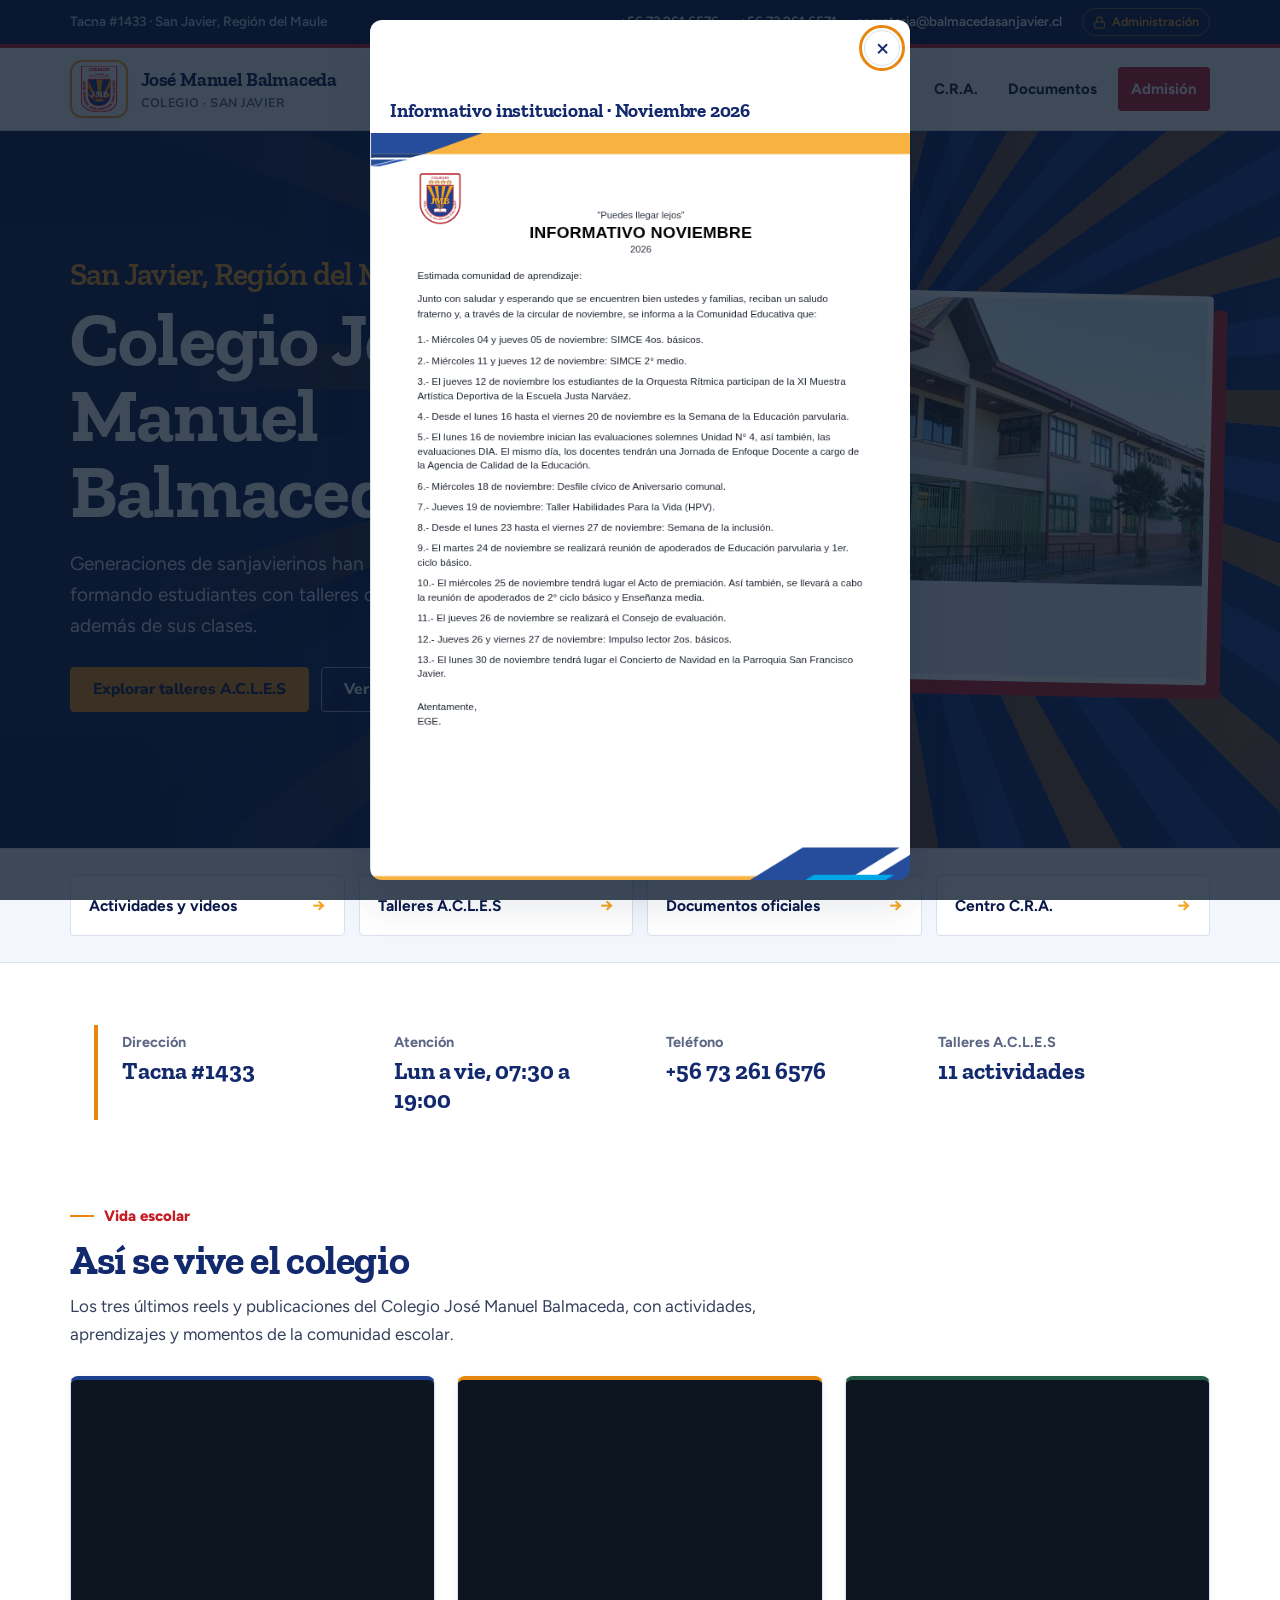
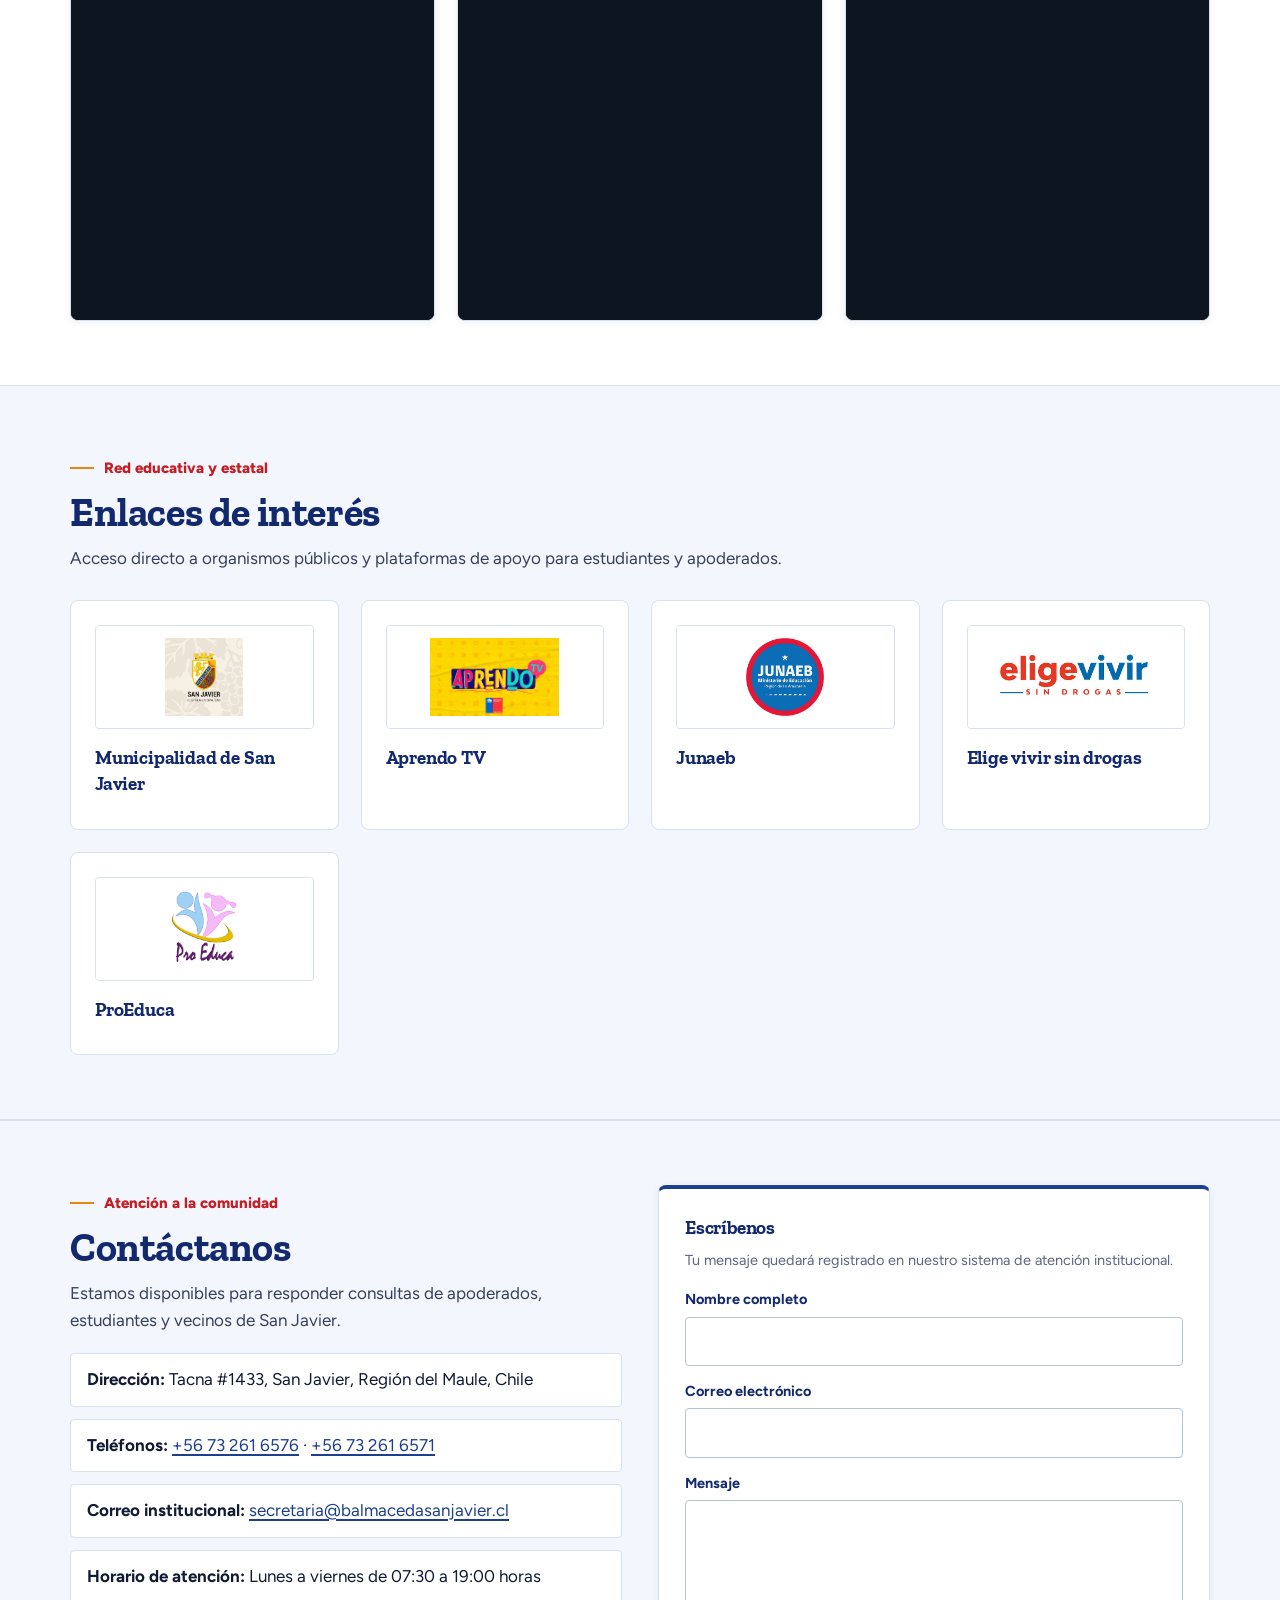
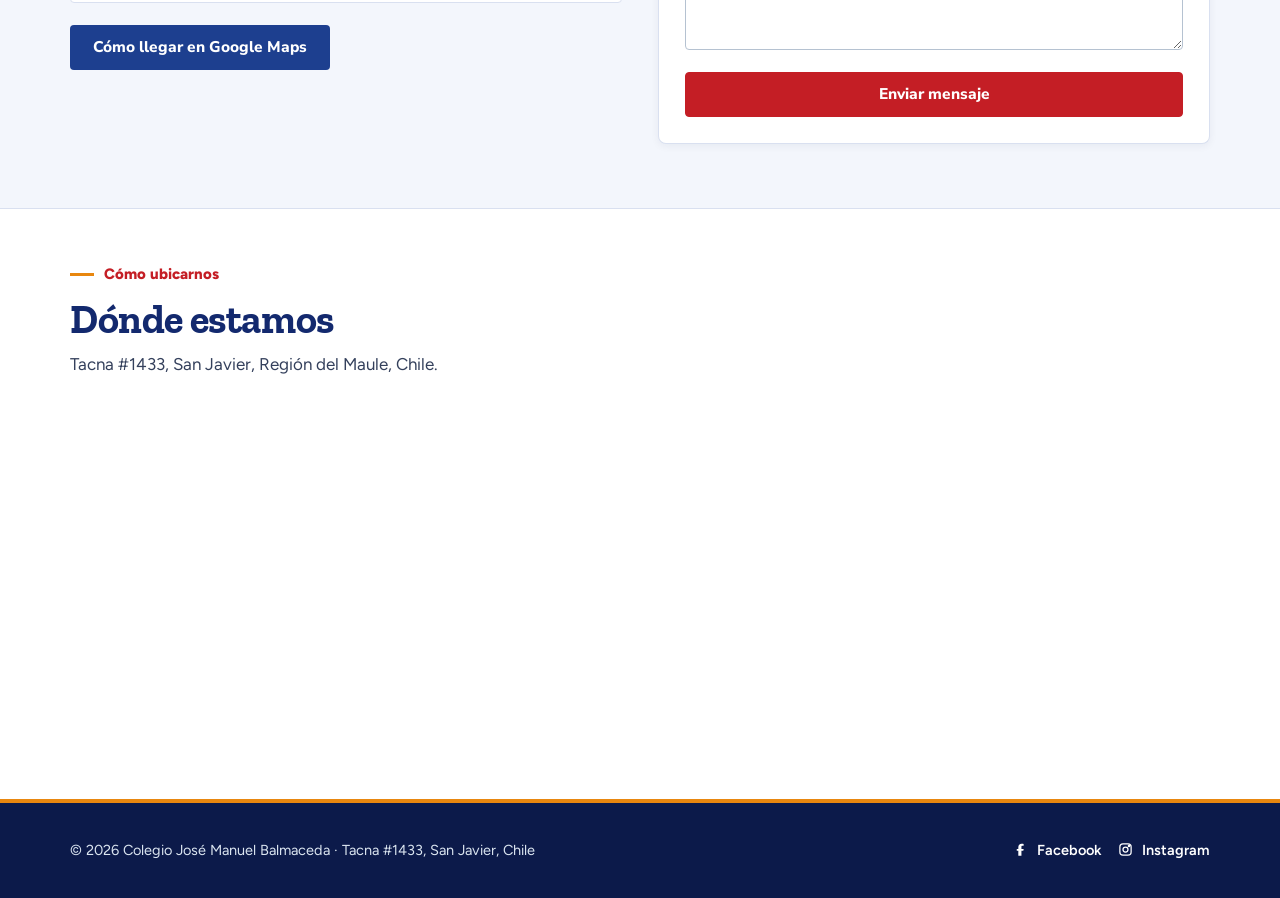
<file: index.html>
<!doctype html>
<html lang="es">
<head>
  <meta charset="UTF-8">
  <meta name="viewport" content="width=device-width, initial-scale=1.0">
  <meta name="google-site-verification" content="6_lGr_BErTsbLKjXLwPP516OSq8leH03D4XKf6a7BdU">
  <meta name="theme-color" content="#0f2640">
  <title>Colegio José Manuel Balmaceda | San Javier</title>
  <link rel="preconnect" href="https://fonts.googleapis.com">
  <link rel="preconnect" href="https://fonts.gstatic.com" crossorigin>
  <link href="https://fonts.googleapis.com/css2?family=Merriweather:wght@700&family=Nunito+Sans:wght@400;600;700;800&display=swap" rel="stylesheet">
  <link rel="stylesheet" href="styles.css">
  <link rel="stylesheet" href="diseno.css">
  <link rel="icon" type="image/jpeg" href="./imagenes/logo.jpeg">
  <link rel="shortcut icon" type="image/jpeg" href="./imagenes/logo.jpeg">
</head>
<body>
  <a class="skip" href="#contenido">Saltar al contenido</a>
  <div class="top">
    <div class="wrap">
      <span class="top-location">Tacna #1433 · San Javier, Región del Maule</span>
      <div class="top-links">
        <a href="tel:+56732616576">+56 73 261 6576</a>
        <a href="tel:+56732616571">+56 73 261 6571</a>
        <a href="mailto:secretaria@balmacedasanjavier.cl">secretaria@balmacedasanjavier.cl</a>
        <a class="top-admin-link" href="admin.html" aria-label="Acceso al modo administrador">
          <svg width="13" height="13" viewBox="0 0 24 24" fill="none" stroke="currentColor" stroke-width="2" stroke-linecap="round" stroke-linejoin="round" aria-hidden="true"><rect x="3" y="11" width="18" height="11" rx="2"/><path d="M7 11V7a5 5 0 0 1 10 0v4"/></svg>
          Administración
        </a>
      </div>
    </div>
  </div>

  <header>
    <div class="wrap">
      <a class="marca" href="index.html#inicio">
        <span class="marca-escudo"><img src="./imagenes/logo.jpeg" alt="Escudo Colegio José Manuel Balmaceda"></span>
        <span>José Manuel Balmaceda<small>Colegio · San Javier</small></span>
      </a>
      <button class="nav-toggle" type="button" aria-expanded="false" aria-controls="menu-principal">
        <svg width="18" height="18" viewBox="0 0 24 24" fill="none" stroke="currentColor" stroke-width="2" stroke-linecap="round" aria-hidden="true"><line x1="3" y1="6" x2="21" y2="6"/><line x1="3" y1="12" x2="21" y2="12"/><line x1="3" y1="18" x2="21" y2="18"/></svg>
        Menú
      </button>
      <nav id="menu-principal" class="site-nav" aria-label="Navegación principal">
        <ul class="menu">
          <li>
            <a href="index.html#inicio" class="activo">Inicio</a>
            <ul class="sub">
              <li><a href="vision-y-mision.html">Visión y misión</a></li>
              <li><a href="conoce-nuestra-escuela.html">Conoce nuestra escuela</a></li>
              <li><a href="himno.html">Himno del colegio</a></li>
            </ul>
          </li>
          <li><a href="Equipo-de-Gestion.html">Equipo de Gestión</a></li>
          <li>
            <a href="talleres.html">Talleres (A.C.L.E.S)</a>
            <ul class="sub">
              <li><a href="taller.html?actividad=canotaje">Canotaje</a></li>
              <li><a href="taller.html?actividad=spelling-bee">Spelling Bee</a></li>
              <li><a href="taller.html?actividad=gimnasia-ritmica">Gimnasia rítmica</a></li>
              <li><a href="taller.html?actividad=escalada">Escalada</a></li>
              <li><a href="taller.html?actividad=folclore">Folclore</a></li>
              <li><a href="taller.html?actividad=robotica">Robótica</a></li>
              <li><a href="taller.html?actividad=orquesta">Orquesta</a></li>
              <li><a href="taller.html?actividad=tenis-de-mesa">Tenis de mesa</a></li>
              <li><a href="taller.html?actividad=patinaje">Patinaje</a></li>
              <li><a href="taller.html?actividad=ajedrez">Ajedrez</a></li>
              <li><a href="taller.html?actividad=voleibol">Voleibol</a></li>
            </ul>
          </li>
          <li><a href="personal.html">Personal</a></li>
          <li><a href="cra.html">C.R.A.</a></li>
          <li><a href="documentos.html">Documentos</a></li>
          <li><a class="destacado" href="https://www.sistemadeadmisionescolar.cl/" target="_blank" rel="noopener">Admisión</a></li>
        </ul>
      </nav>
    </div>
  </header>
  <main id="contenido">
    <section id="inicio" class="hero sol">
      <div class="wrap">
        <div>
          <h1><span>San Javier, Región del Maule</span>Colegio José Manuel Balmaceda</h1>
          <p>Generaciones de sanjavierinos han aprendido aquí. Hoy seguimos formando estudiantes con talleres de deporte, arte y ciencia, además de sus clases.</p>
          <div class="botones">
            <a class="btn btn-primario" href="talleres.html">Explorar talleres A.C.L.E.S</a>
            <a class="btn btn-borde" href="#videos">Ver actividades e Instagram</a>
          </div>
        </div>
        <figure class="hero-frame">
          <img src="./imagenes/escuela.png" alt="Fachada principal del Colegio José Manuel Balmaceda en San Javier">
        </figure>
      </div>
    </section>

    <section class="explora" aria-label="Accesos rápidos institucionales">
      <div class="wrap grid">
        <a class="explora-link" href="#videos"><span>Actividades y videos</span><span aria-hidden="true">→</span></a>
        <a class="explora-link" href="talleres.html"><span>Talleres A.C.L.E.S</span><span aria-hidden="true">→</span></a>
        <a class="explora-link" href="documentos.html"><span>Documentos oficiales</span><span aria-hidden="true">→</span></a>
        <a class="explora-link" href="cra.html"><span>Centro C.R.A.</span><span aria-hidden="true">→</span></a>
      </div>
    </section>

    <section class="datos" aria-label="Datos del colegio">
      <div class="wrap"><dl>
        <div><dt>Dirección</dt><dd>Tacna #1433</dd></div>
        <div><dt>Atención</dt><dd>Lun a vie, 07:30 a 19:00</dd></div>
        <div><dt>Teléfono</dt><dd>+56 73 261 6576</dd></div>
        <div><dt>Talleres A.C.L.E.S</dt><dd>11 actividades</dd></div>
      </dl></div>
    </section>

    <section id="videos">
      <div class="wrap">
        <div class="section-head">
          <span class="section-kicker">Vida escolar</span>
          <h2>Así se vive el colegio</h2>
          <p class="section-lead">Los tres últimos reels y publicaciones del Colegio José Manuel Balmaceda, con actividades, aprendizajes y momentos de la comunidad escolar.</p>
        </div>

        <div class="grid">
          <article class="video-card video-card--embed">
            <iframe
              src="https://www.instagram.com/reel/De210jzMZJ7/embed"
              title="Articulación educativa"
              loading="lazy"
              allowfullscreen
              allowtransparency="true"
              referrerpolicy="no-referrer-when-downgrade">
            </iframe>
          </article>

          <article class="video-card video-card--embed">
            <iframe
              src="https://www.instagram.com/reel/De3Acv6Niqe/embed"
              title="Visita educativa Casa Noé"
              loading="lazy"
              allowfullscreen
              allowtransparency="true"
              referrerpolicy="no-referrer-when-downgrade">
            </iframe>
          </article>

          <article class="video-card video-card--embed">
            <iframe
              src="https://www.instagram.com/reel/De0WlIlp9aH/embed"
              title="Taller de Manejo de Excel"
              loading="lazy"
              allowfullscreen
              allowtransparency="true"
              referrerpolicy="no-referrer-when-downgrade">
            </iframe>
          </article>
        </div>
      </div>
    </section>

    <section id="enlaces" class="alt">
      <div class="wrap">
        <div class="section-head">
          <span class="section-kicker">Red educativa y estatal</span>
          <h2>Enlaces de interés</h2>
          <p class="section-lead">Acceso directo a organismos públicos y plataformas de apoyo para estudiantes y apoderados.</p>
        </div>
        <div class="grid">
          <a class="card card-accent-top" href="https://imsanjavier.cl/municipio/" target="_blank" rel="noopener">
            <div class="foto contain h-logo" data-etiqueta="Municipalidad de San Javier"><img src="./imagenes/municipalidad.png" alt="Logo de la Municipalidad de San Javier"></div>
            <h3>Municipalidad de San Javier</h3>
          </a>
          <a class="card card-accent-gold" href="https://www.curriculumnacional.cl/estudiantes/Aprendo-en-linea/Aprendo-TV/214638:Aprendo-TV" target="_blank" rel="noopener">
            <div class="foto contain h-logo" data-etiqueta="Aprendo TV"><img src="./imagenes/aprendotv.png" alt="Logo de Aprendo TV"></div>
            <h3>Aprendo TV</h3>
          </a>
          <a class="card card-accent-emerald" href="https://www.junaeb.cl/" target="_blank" rel="noopener">
            <div class="foto contain h-logo" data-etiqueta="Junaeb"><img src="./imagenes/junaeb.png" alt="Logo de Junaeb"></div>
            <h3>Junaeb</h3>
          </a>
          <a class="card card-accent-top" href="https://www.eligevivirsindrogas.cl/" target="_blank" rel="noopener">
            <div class="foto contain h-logo" data-etiqueta="Elige vivir sin drogas"><img src="./imagenes/eligevivirsindrogas.png" alt="Logo de Elige vivir sin drogas"></div>
            <h3>Elige vivir sin drogas</h3>
          </a>
          <a class="card card-accent-emerald" href="https://josebalmaceda.edumaticanet.cl/Login.aspx?ReturnUrl=%2fFuncionarios.aspx" target="_blank" rel="noopener">
            <div class="foto contain h-logo" data-etiqueta="ProEduca"><img src="./imagenes/logoedu.png" alt="Logo de ProEduca"></div>
            <h3>ProEduca</h3>
          </a>
        </div>
      </div>
    </section>

    <section id="contacto" class="alt">
      <div class="wrap contact-grid">
        <div>
          <span class="section-kicker">Atención a la comunidad</span>
          <h2>Contáctanos</h2>
          <p class="section-lead">Estamos disponibles para responder consultas de apoderados, estudiantes y vecinos de San Javier.</p>
          <ul class="contact-info-list">
            <li><strong>Dirección:</strong> Tacna #1433, San Javier, Región del Maule, Chile</li>
            <li><strong>Teléfonos:</strong> <a href="tel:+56732616576">+56 73 261 6576</a> · <a href="tel:+56732616571">+56 73 261 6571</a></li>
            <li><strong>Correo institucional:</strong> <a href="mailto:secretaria@balmacedasanjavier.cl">secretaria@balmacedasanjavier.cl</a></li>
            <li><strong>Horario de atención:</strong> Lunes a viernes de 07:30 a 19:00 horas</li>
          </ul>
          <a class="btn btn-primario" href="https://www.google.com/maps/search/?api=1&amp;query=Tacna+1433+San+Javier+Chile" target="_blank" rel="noopener">Cómo llegar en Google Maps</a>
        </div>
        <div class="contact-form-card">
          <h3>Escríbenos</h3>
          <p style="margin:0 0 16px;font-size:14.5px;color:var(--ink-500);">Tu mensaje quedará registrado en nuestro sistema de atención institucional.</p>
          <form class="js-contact-form" data-origen="Inicio">
            <div class="form-group">
              <label for="nombre">Nombre completo</label>
              <input id="nombre" name="nombre" type="text" maxlength="120" required autocomplete="name">
            </div>
            <div class="form-group">
              <label for="correo">Correo electrónico</label>
              <input id="correo" name="correo" type="email" maxlength="160" required autocomplete="email">
            </div>
            <div class="form-group">
              <label for="mensaje">Mensaje</label>
              <textarea id="mensaje" name="mensaje" rows="5" maxlength="4000" required></textarea>
            </div>
            <div class="form-status" role="status" aria-live="polite" hidden></div>
            <button class="btn btn-acento" type="submit">Enviar mensaje</button>
          </form>
        </div>
      </div>
    </section>

    <section id="ubicacion" style="padding:48px 0 0;">
      <div class="wrap" style="padding-bottom:20px;">
        <span class="section-kicker">Cómo ubicarnos</span>
        <h2>Dónde estamos</h2>
        <p class="section-lead">Tacna #1433, San Javier, Región del Maule, Chile.</p>
      </div>
      <iframe title="Mapa de ubicación del Colegio José Manuel Balmaceda" src="https://maps.google.com/maps?q=Tacna+1433,+San+Javier,+Maule,+Chile&amp;t=h&amp;z=17&amp;output=embed" width="100%" height="400" style="border:0;display:block" loading="lazy" referrerpolicy="no-referrer-when-downgrade" allowfullscreen></iframe>
    </section>
  </main>

  <div class="informativo-modal" id="informativo-modal" role="presentation" aria-hidden="true" hidden>
    <section class="informativo-dialog" role="dialog" aria-modal="true" aria-labelledby="informativo-titulo">
      <button class="informativo-cerrar" type="button" aria-label="Cerrar informativo">×</button>
      <h2 id="informativo-titulo">Informativo institucional · Noviembre 2026</h2>
      <img src="./imagenes/informativo_noviembre.png" alt="Portada del Informativo de noviembre de 2026 del Colegio José Manuel Balmaceda">
    </section>
  </div>
  <footer>
    <div class="wrap">
      <span>© 2026 Colegio José Manuel Balmaceda · Tacna #1433, San Javier, Chile</span>
      <div class="footer-links">
        <a href="https://web.facebook.com/ProduccionJMB/?_rdc=1&amp;_rdr" target="_blank" rel="noopener" aria-label="Facebook oficial del colegio">
          <svg width="15" height="15" viewBox="0 0 24 24" fill="currentColor" aria-hidden="true" style="vertical-align:-2px;margin-right:5px"><path d="M13.5 22v-8h3l.6-3h-3.6V7.5c0-.9.3-1.5 1.6-1.5H17V3.1c-.4-.1-1.7-.2-3.2-.2-3.2 0-5.3 1.9-5.3 5.5V11H6v3h2.5v8h5z"/></svg>
          Facebook
        </a>
        <a href="https://www.instagram.com/balmaceda403san_javier/" target="_blank" rel="noopener" aria-label="Instagram oficial del colegio">
          <svg width="15" height="15" viewBox="0 0 24 24" fill="none" stroke="currentColor" stroke-width="2" stroke-linecap="round" stroke-linejoin="round" aria-hidden="true" style="vertical-align:-2px;margin-right:5px"><rect x="3" y="3" width="18" height="18" rx="5"/><circle cx="12" cy="12" r="4"/><circle cx="17.5" cy="6.5" r="1"/></svg>
          Instagram
        </a>
      </div>
    </div>
  </footer>
  <script src="app.js"></script>
</body>
</html>
</file>
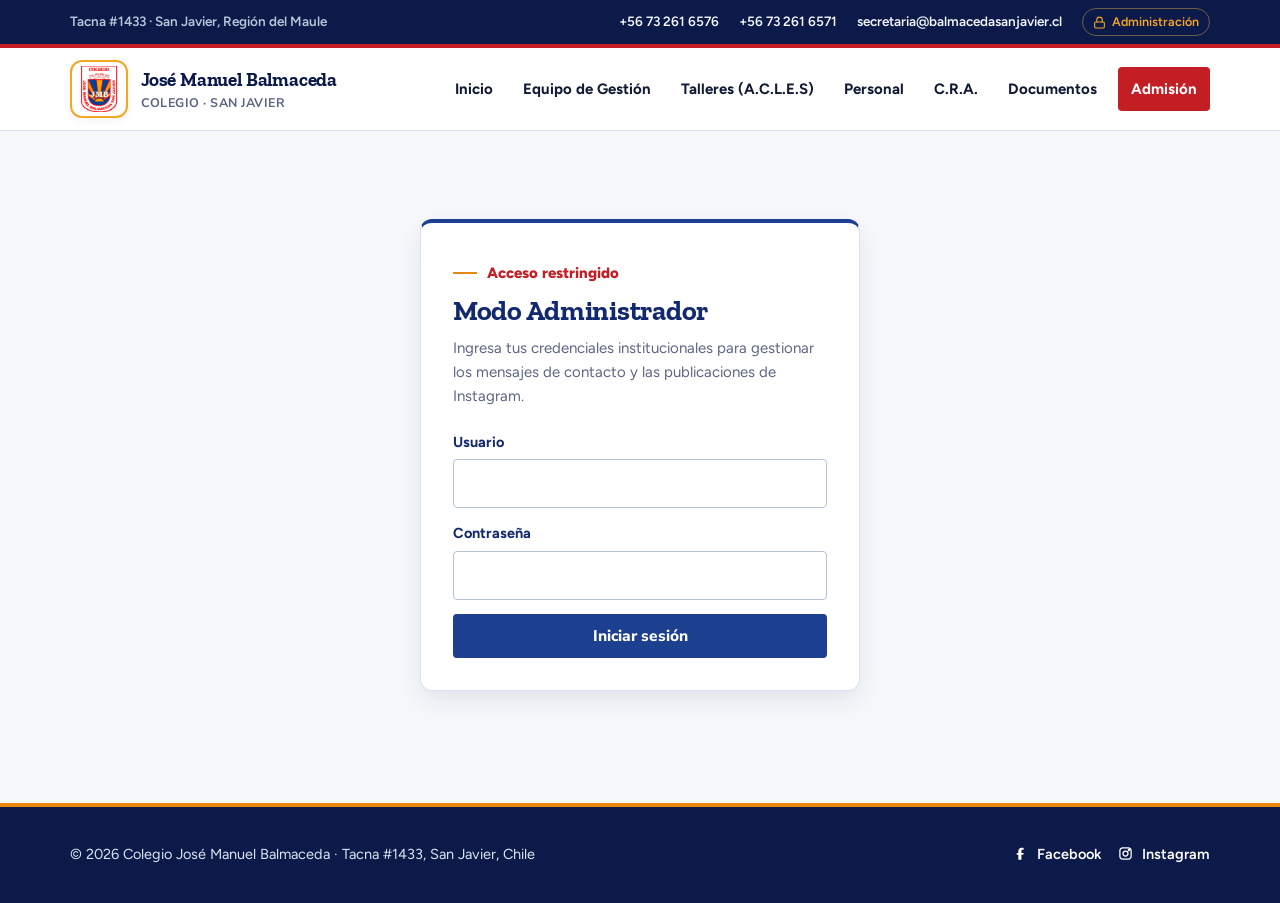
<file: admin.html>
<!doctype html>
<html lang="es">
<head>
  <meta charset="UTF-8">
  <meta name="viewport" content="width=device-width, initial-scale=1.0">
  <meta name="theme-color" content="#0f2640">
  <title>Modo Administrador | Colegio José Manuel Balmaceda</title>
  <link rel="preconnect" href="https://fonts.googleapis.com">
  <link rel="preconnect" href="https://fonts.gstatic.com" crossorigin>
  <link href="https://fonts.googleapis.com/css2?family=Merriweather:wght@700&family=Nunito+Sans:wght@400;600;700;800&display=swap" rel="stylesheet">
  <link rel="stylesheet" href="styles.css">
  <link rel="stylesheet" href="diseno.css">
  <link rel="icon" type="image/jpeg" href="./imagenes/logo.jpeg">
  <link rel="shortcut icon" type="image/jpeg" href="./imagenes/logo.jpeg">
</head>
<body>
  <a class="skip" href="#contenido">Saltar al contenido</a>
  <div class="top">
    <div class="wrap">
      <span class="top-location">Tacna #1433 · San Javier, Región del Maule</span>
      <div class="top-links">
        <a href="tel:+56732616576">+56 73 261 6576</a>
        <a href="tel:+56732616571">+56 73 261 6571</a>
        <a href="mailto:secretaria@balmacedasanjavier.cl">secretaria@balmacedasanjavier.cl</a>
        <a class="top-admin-link" href="admin.html" aria-label="Acceso al modo administrador">
          <svg width="13" height="13" viewBox="0 0 24 24" fill="none" stroke="currentColor" stroke-width="2" stroke-linecap="round" stroke-linejoin="round" aria-hidden="true"><rect x="3" y="11" width="18" height="11" rx="2"/><path d="M7 11V7a5 5 0 0 1 10 0v4"/></svg>
          Administración
        </a>
      </div>
    </div>
  </div>

  <header>
    <div class="wrap">
      <a class="marca" href="index.html#inicio">
        <span class="marca-escudo"><img src="./imagenes/logo.jpeg" alt="Escudo Colegio José Manuel Balmaceda"></span>
        <span>José Manuel Balmaceda<small>Colegio · San Javier</small></span>
      </a>
      <button class="nav-toggle" type="button" aria-expanded="false" aria-controls="menu-principal">
        <svg width="18" height="18" viewBox="0 0 24 24" fill="none" stroke="currentColor" stroke-width="2" stroke-linecap="round" aria-hidden="true"><line x1="3" y1="6" x2="21" y2="6"/><line x1="3" y1="12" x2="21" y2="12"/><line x1="3" y1="18" x2="21" y2="18"/></svg>
        Menú
      </button>
      <nav id="menu-principal" class="site-nav" aria-label="Navegación principal">
        <ul class="menu">
          <li>
            <a href="index.html#inicio">Inicio</a>
            <ul class="sub">
              <li><a href="vision-y-mision.html">Visión y misión</a></li>
              <li><a href="conoce-nuestra-escuela.html">Conoce nuestra escuela</a></li>
              <li><a href="himno.html">Himno del colegio</a></li>
            </ul>
          </li>
          <li><a href="Equipo-de-Gestion.html">Equipo de Gestión</a></li>
          <li>
            <a href="talleres.html">Talleres (A.C.L.E.S)</a>
            <ul class="sub">
              <li><a href="taller.html?actividad=canotaje">Canotaje</a></li>
              <li><a href="taller.html?actividad=spelling-bee">Spelling Bee</a></li>
              <li><a href="taller.html?actividad=gimnasia-ritmica">Gimnasia rítmica</a></li>
              <li><a href="taller.html?actividad=escalada">Escalada</a></li>
              <li><a href="taller.html?actividad=folclore">Folclore</a></li>
              <li><a href="taller.html?actividad=robotica">Robótica</a></li>
              <li><a href="taller.html?actividad=orquesta">Orquesta</a></li>
              <li><a href="taller.html?actividad=tenis-de-mesa">Tenis de mesa</a></li>
              <li><a href="taller.html?actividad=patinaje">Patinaje</a></li>
              <li><a href="taller.html?actividad=ajedrez">Ajedrez</a></li>
              <li><a href="taller.html?actividad=voleibol">Voleibol</a></li>
            </ul>
          </li>
          <li><a href="personal.html">Personal</a></li>
          <li><a href="cra.html">C.R.A.</a></li>
          <li><a href="documentos.html">Documentos</a></li>
          <li><a class="destacado" href="https://www.sistemadeadmisionescolar.cl/" target="_blank" rel="noopener">Admisión</a></li>
        </ul>
      </nav>
    </div>
  </header>
  <main id="contenido" class="admin-shell">
    <div class="wrap">
      <!-- Vista de inicio de sesión -->
      <section id="admin-login-view" style="padding:16px 0;">
        <div class="admin-login-box">
          <span class="section-kicker">Acceso restringido</span>
          <h1 style="font-size:28px;margin-bottom:8px;">Modo Administrador</h1>
          <p style="margin:0 0 22px;color:var(--ink-500);font-size:15px;">Ingresa tus credenciales institucionales para gestionar los mensajes de contacto y las publicaciones de Instagram.</p>

          <form id="admin-login-form" style="display:grid;gap:14px;">
            <div class="form-group">
              <label for="admin-usuario">Usuario</label>
              <input id="admin-usuario" name="usuario" type="text" autocomplete="username" required>
            </div>
            <div class="form-group">
              <label for="admin-clave">Contraseña</label>
              <input id="admin-clave" name="clave" type="password" autocomplete="current-password" required>
            </div>
            <div id="admin-login-error" class="form-status is-error" role="alert" hidden></div>
            <button class="btn btn-primario" type="submit" id="admin-login-btn">Iniciar sesión</button>
          </form>
        </div>
      </section>

      <!-- Panel autenticado -->
      <section id="admin-dashboard-view" style="padding:0;" hidden>
        <div class="admin-topbar">
          <div>
            <span class="section-kicker" style="margin-bottom:4px;">Panel de gestión institucional</span>
            <h1 style="font-size:26px;margin:0;">Bandeja de Administración</h1>
          </div>
          <div style="display:flex;flex-wrap:wrap;align-items:center;gap:12px;">
            <span id="db-connection-badge" class="status-pill is-local">Verificando conexión...</span>
            <button type="button" class="btn btn-borde btn-sm" id="btn-refresh-admin">Actualizar</button>
            <button type="button" class="btn btn-danger btn-sm" id="btn-logout-admin">Cerrar sesión</button>
          </div>
        </div>

        <div class="admin-stats">
          <div class="stat-card">
            <span>Mensajes vigentes</span>
            <strong id="stat-total">0</strong>
          </div>
          <div class="stat-card">
            <span>Sin leer</span>
            <strong id="stat-unread">0</strong>
          </div>
          <div class="stat-card">
            <span>Retención automática</span>
            <strong>7 días</strong>
          </div>
        </div>

        <div class="admin-toolbar">
          <div class="admin-filters" role="group" aria-label="Filtrar mensajes">
            <button type="button" class="filter-btn is-active" data-filter="all">Todos</button>
            <button type="button" class="filter-btn" data-filter="unread">No leídos</button>
            <button type="button" class="filter-btn" data-filter="read">Leídos</button>
          </div>
          <div style="min-width:min(100%,280px);">
            <input id="admin-search" type="search" placeholder="Buscar por nombre, correo o mensaje..." aria-label="Buscar mensajes">
          </div>
        </div>

        <p style="margin:0 0 16px;font-size:14px;color:var(--ink-500);">
          Los mensajes enviados desde la sección <strong>Escríbenos</strong> se almacenan en MySQL (<code>balmaceda_db.mensajes_contacto</code>) para su revisión en DBeaver y en este panel. Para evitar saturación, todo registro con más de <strong>7 días</strong> se elimina automáticamente.
        </p>

        <div id="admin-messages-list" class="msg-list"></div>

        <!-- Gestión de Reels / Videos recientes de Instagram -->
        <div class="contact-form-card" style="margin-top:36px;">
          <span class="section-kicker">Difusión en portada</span>
          <h2 style="font-size:22px;">Videos recientes de Instagram (@balmaceda403san_javier)</h2>
          <p style="margin:0 0 18px;font-size:14.5px;color:var(--ink-500);">Agrega enlaces de Reels o publicaciones recientes del Instagram del colegio para incrustarlos en la página principal.</p>

          <form id="admin-ig-form" style="display:grid;grid-template-columns:repeat(auto-fit,minmax(220px,1fr));gap:12px;align-items:end;">
            <div class="form-group">
              <label for="ig-titulo">Título de la actividad</label>
              <input id="ig-titulo" type="text" maxlength="160" placeholder="Ej. Acto Fiestas Patrias 2026" required>
            </div>
            <div class="form-group">
              <label for="ig-url">Enlace de Instagram (Reel o Post)</label>
              <input id="ig-url" type="url" placeholder="https://www.instagram.com/reel/..." required>
            </div>
            <div class="form-group">
              <label for="ig-desc">Descripción breve (opcional)</label>
              <input id="ig-desc" type="text" maxlength="280" placeholder="Resumen corto para la portada">
            </div>
            <div>
              <button type="submit" class="btn btn-primario" style="width:100%;">Agregar a portada</button>
            </div>
          </form>
          <div id="admin-ig-status" class="form-status" style="margin-top:12px;" hidden></div>
          <div id="admin-ig-list" class="msg-list" style="margin-top:18px;"></div>
        </div>
      </section>
    </div>
  </main>

  <script>
    (function () {
      'use strict';

      const SALT = 'jmb-sanjavier-auth-v1';
      const EXPECTED_USER_HASH = 'e8dd097e91146f720e50cbfe0e4449b5b99715238c4c0bbc44822f662aef8935';
      const EXPECTED_PASS_HASH = 'd666701a3420119c6c2d1ac0004cbe57d15b422cf31e40ea6b43a51ce6f3bd95';
      const SESSION_KEY = 'jmb_admin_session_v1';

      const loginView = document.getElementById('admin-login-view');
      const dashView  = document.getElementById('admin-dashboard-view');
      const loginForm = document.getElementById('admin-login-form');
      const loginErr  = document.getElementById('admin-login-error');
      const dbBadge   = document.getElementById('db-connection-badge');
      const msgList   = document.getElementById('admin-messages-list');
      const searchInp = document.getElementById('admin-search');

      let serverMode = false;
      let allMessages = [];
      let activeFilter = 'all';

      async function sha256Hex(text) {
        const buf = await crypto.subtle.digest('SHA-256', new TextEncoder().encode(text));
        return Array.from(new Uint8Array(buf)).map((b) => b.toString(16).padStart(2, '0')).join('');
      }

      function escapeHtml(str) {
        return String(str || '')
          .replace(/&/g, '&amp;')
          .replace(/</g, '&lt;')
          .replace(/>/g, '&gt;')
          .replace(/"/g, '&quot;');
      }

      function formatFecha(iso) {
        try {
          const d = new Date(iso.replace(' ', 'T'));
          return d.toLocaleString('es-CL', { dateStyle: 'medium', timeStyle: 'short' });
        } catch {
          return iso;
        }
      }

      function calcularRestante(creadoEn) {
        const createdMs = new Date(String(creadoEn).replace(' ', 'T')).getTime();
        const remMs = Math.max(0, (createdMs + 7 * 24 * 60 * 60 * 1000) - Date.now());
        const horas = Math.floor(remMs / (1000 * 60 * 60));
        const dias = Math.floor(horas / 24);
        if (dias >= 1) return `Se elimina en ${dias} día(s) y ${horas % 24} h`;
        return `Se elimina en ${horas} hora(s)`;
      }

      function renderMessages() {
        const q = (searchInp.value || '').trim().toLowerCase();
        const filtered = allMessages.filter((m) => {
          if (activeFilter === 'unread' && Number(m.leido) === 1) return false;
          if (activeFilter === 'read' && Number(m.leido) !== 1) return false;
          if (!q) return true;
          return (
            String(m.nombre).toLowerCase().includes(q) ||
            String(m.correo).toLowerCase().includes(q) ||
            String(m.mensaje).toLowerCase().includes(q) ||
            String(m.origen_pagina || '').toLowerCase().includes(q)
          );
        });

        const total = allMessages.length;
        const unread = allMessages.filter((m) => Number(m.leido) !== 1).length;
        document.getElementById('stat-total').textContent = String(total);
        document.getElementById('stat-unread').textContent = String(unread);

        if (filtered.length === 0) {
          msgList.innerHTML = '<div class="card"><p style="margin:0;color:var(--ink-500);">No hay mensajes que coincidan con el filtro seleccionado.</p></div>';
          return;
        }

        msgList.innerHTML = filtered.map((m) => {
          const isRead = Number(m.leido) === 1;
          return `
            <article class="msg-item ${isRead ? 'is-read' : ''}" data-id="${m.id}">
              <div class="msg-head">
                <div>
                  <strong style="font-size:17px;color:var(--navy-900);">${escapeHtml(m.nombre)}</strong>
                  <div class="msg-meta">
                    <a href="mailto:${escapeHtml(m.correo)}">${escapeHtml(m.correo)}</a>
                    <span>Origen: ${escapeHtml(m.origen_pagina || 'Inicio')}</span>
                    <span>Recibido: ${escapeHtml(formatFecha(m.creado_en))}</span>
                  </div>
                </div>
                <div style="display:flex;flex-wrap:wrap;gap:8px;align-items:center;">
                  <span class="status-pill ${isRead ? 'is-local' : 'is-db'}">${isRead ? 'Leído' : 'Nuevo'}</span>
                  <span style="font-size:12.5px;color:var(--ink-500);font-weight:700;">${escapeHtml(calcularRestante(m.creado_en))}</span>
                </div>
              </div>
              <div class="msg-body">${escapeHtml(m.mensaje)}</div>
              <div class="msg-actions">
                <button type="button" class="btn btn-borde btn-sm js-toggle-read" data-id="${m.id}" data-leido="${isRead ? 0 : 1}">
                  ${isRead ? 'Marcar como no leído' : 'Marcar como leído'}
                </button>
                <button type="button" class="btn btn-danger btn-sm js-delete-msg" data-id="${m.id}">
                  Eliminar mensaje
                </button>
              </div>
            </article>
          `;
        }).join('');
      }

      async function loadMessages() {
        try {
          const resp = await fetch('api/mensajes.php');
          const data = await resp.json();
          if (!resp.ok || !data.ok) throw new Error();
          serverMode = true;
          allMessages = data.mensajes || [];
          dbBadge.textContent = 'Conectado a MySQL · balmaceda_db (DBeaver)';
          dbBadge.className = 'status-pill is-db';
        } catch {
          serverMode = false;
          allMessages = window.JMBStorage ? window.JMBStorage.leerMensajesLocales() : [];
          dbBadge.textContent = 'Vista previa estática (inicia PHP/MySQL para DBeaver)';
          dbBadge.className = 'status-pill is-local';
        }
        renderMessages();
      }

      async function loadIgAdminList() {
        const container = document.getElementById('admin-ig-list');
        let items = [];
        try {
          const r = await fetch('api/instagram.php');
          const d = await r.json();
          if (r.ok && d.ok) items = d.videos || [];
        } catch {
          try {
            items = JSON.parse(localStorage.getItem(window.JMBStorage.LOCAL_IG_KEY) || '[]');
          } catch { items = []; }
        }

        if (!items.length) {
          container.innerHTML = '<p style="margin:0;font-size:14px;color:var(--ink-500);">No hay publicaciones personalizadas registradas aún. Se muestra el perfil oficial por defecto.</p>';
          return;
        }

        container.innerHTML = items.map((item) => `
          <div class="msg-item" style="padding:14px 18px;display:flex;flex-wrap:wrap;justify-content:space-between;align-items:center;gap:12px;">
            <div>
              <strong>${escapeHtml(item.titulo)}</strong>
              <div class="msg-meta"><a href="${escapeHtml(item.url_instagram)}" target="_blank" rel="noopener">${escapeHtml(item.url_instagram)}</a></div>
            </div>
            <button type="button" class="btn btn-danger btn-sm js-delete-ig" data-id="${item.id}">Quitar</button>
          </div>
        `).join('');
      }

      function enterDashboard() {
        loginView.hidden = true;
        dashView.hidden = false;
        loadMessages();
        loadIgAdminList();
      }

      loginForm.addEventListener('submit', async (e) => {
        e.preventDefault();
        loginErr.hidden = true;

        const usuario = (document.getElementById('admin-usuario').value || '').trim();
        const clave   = document.getElementById('admin-clave').value || '';

        try {
          const resp = await fetch('api/auth.php', {
            method: 'POST',
            headers: { 'Content-Type': 'application/json' },
            body: JSON.stringify({ accion: 'login', usuario, clave }),
          });
          if (resp.status === 401) {
            const errData = await resp.json();
            throw new Error(errData.mensaje || 'Credenciales incorrectas.');
          }
          if (!resp.ok) throw new Error('FALLBACK');
          const data = await resp.json();
          if (data.ok && data.autenticado) {
            sessionStorage.setItem(SESSION_KEY, 'true');
            enterDashboard();
            return;
          }
        } catch (err) {
          if (err && err.message && err.message !== 'FALLBACK') {
            loginErr.textContent = err.message;
            loginErr.hidden = false;
            return;
          }
          // Verificación criptográfica local si no hay servidor PHP ejecutándose
          const uHash = await sha256Hex(`${usuario}:${SALT}`);
          const pHash = await sha256Hex(`${clave}:${SALT}`);
          if (uHash === EXPECTED_USER_HASH && pHash === EXPECTED_PASS_HASH) {
            sessionStorage.setItem(SESSION_KEY, 'true');
            enterDashboard();
            return;
          }
          loginErr.textContent = 'Credenciales inválidas. Verifica usuario y contraseña.';
          loginErr.hidden = false;
        }
      });

      document.getElementById('btn-logout-admin').addEventListener('click', async () => {
        sessionStorage.removeItem(SESSION_KEY);
        try {
          await fetch('api/auth.php', {
            method: 'POST',
            headers: { 'Content-Type': 'application/json' },
            body: JSON.stringify({ accion: 'logout' }),
          });
        } catch {}
        dashView.hidden = true;
        loginView.hidden = false;
        loginForm.reset();
      });

      document.getElementById('btn-refresh-admin').addEventListener('click', () => {
        loadMessages();
        loadIgAdminList();
      });

      document.querySelectorAll('.filter-btn').forEach((btn) => {
        btn.addEventListener('click', () => {
          document.querySelectorAll('.filter-btn').forEach((b) => b.classList.remove('is-active'));
          btn.classList.add('is-active');
          activeFilter = btn.getAttribute('data-filter') || 'all';
          renderMessages();
        });
      });

      searchInp.addEventListener('input', renderMessages);

      msgList.addEventListener('click', async (e) => {
        const readBtn = e.target.closest('.js-toggle-read');
        if (readBtn) {
          const id = Number(readBtn.getAttribute('data-id'));
          const leido = Number(readBtn.getAttribute('data-leido'));
          if (serverMode) {
            await fetch('api/mensajes.php', {
              method: 'PATCH',
              headers: { 'Content-Type': 'application/json' },
              body: JSON.stringify({ id, leido }),
            });
            await loadMessages();
          } else {
            allMessages = allMessages.map((m) => (Number(m.id) === id ? { ...m, leido } : m));
            localStorage.setItem(window.JMBStorage.LOCAL_MSG_KEY, JSON.stringify(allMessages));
            renderMessages();
          }
          return;
        }

        const delBtn = e.target.closest('.js-delete-msg');
        if (delBtn) {
          const id = Number(delBtn.getAttribute('data-id'));
          if (serverMode) {
            await fetch(`api/mensajes.php?id=${id}`, { method: 'DELETE' });
            await loadMessages();
          } else {
            allMessages = allMessages.filter((m) => Number(m.id) !== id);
            localStorage.setItem(window.JMBStorage.LOCAL_MSG_KEY, JSON.stringify(allMessages));
            renderMessages();
          }
        }
      });

      const igForm = document.getElementById('admin-ig-form');
      const igStatus = document.getElementById('admin-ig-status');
      igForm.addEventListener('submit', async (e) => {
        e.preventDefault();
        igStatus.hidden = true;
        igStatus.className = 'form-status';

        const titulo = document.getElementById('ig-titulo').value.trim();
        const url_instagram = document.getElementById('ig-url').value.trim();
        const descripcion = document.getElementById('ig-desc').value.trim();

        try {
          const r = await fetch('api/instagram.php', {
            method: 'POST',
            headers: { 'Content-Type': 'application/json' },
            body: JSON.stringify({ titulo, url_instagram, descripcion }),
          });
          const d = await r.json();
          if (!r.ok || !d.ok) throw new Error(d.mensaje || 'No se pudo guardar.');
          igForm.reset();
          igStatus.textContent = 'Publicación de Instagram agregada a la portada.';
          igStatus.classList.add('is-success');
          igStatus.hidden = false;
          loadIgAdminList();
        } catch (err) {
          if (serverMode) {
            igStatus.textContent = err.message;
            igStatus.classList.add('is-error');
            igStatus.hidden = false;
            return;
          }
          const actuales = JSON.parse(localStorage.getItem(window.JMBStorage.LOCAL_IG_KEY) || '[]');
          actuales.unshift({ id: Date.now(), titulo, url_instagram, descripcion });
          localStorage.setItem(window.JMBStorage.LOCAL_IG_KEY, JSON.stringify(actuales));
          igForm.reset();
          igStatus.textContent = 'Publicación guardada localmente para la portada.';
          igStatus.classList.add('is-success');
          igStatus.hidden = false;
          loadIgAdminList();
        }
      });

      document.getElementById('admin-ig-list').addEventListener('click', async (e) => {
        const btn = e.target.closest('.js-delete-ig');
        if (!btn) return;
        const id = Number(btn.getAttribute('data-id'));
        if (serverMode) {
          await fetch(`api/instagram.php?id=${id}`, { method: 'DELETE' });
        } else {
          const actuales = JSON.parse(localStorage.getItem(window.JMBStorage.LOCAL_IG_KEY) || '[]');
          localStorage.setItem(
            window.JMBStorage.LOCAL_IG_KEY,
            JSON.stringify(actuales.filter((x) => Number(x.id) !== id))
          );
        }
        loadIgAdminList();
      });

      // Comprobar sesión activa al cargar
      fetch('api/auth.php')
        .then((r) => (r.ok ? r.json() : Promise.reject()))
        .then((d) => {
          if (d && d.autenticado) {
            sessionStorage.setItem(SESSION_KEY, 'true');
            enterDashboard();
          } else if (sessionStorage.getItem(SESSION_KEY) === 'true' && !d.db_conectada) {
            enterDashboard();
          }
        })
        .catch(() => {
          if (sessionStorage.getItem(SESSION_KEY) === 'true') {
            enterDashboard();
          }
        });
    })();
  </script>
  <footer>
    <div class="wrap">
      <span>© 2026 Colegio José Manuel Balmaceda · Tacna #1433, San Javier, Chile</span>
      <div class="footer-links">
        <a href="https://web.facebook.com/ProduccionJMB/?_rdc=1&amp;_rdr" target="_blank" rel="noopener" aria-label="Facebook oficial del colegio">
          <svg width="15" height="15" viewBox="0 0 24 24" fill="currentColor" aria-hidden="true" style="vertical-align:-2px;margin-right:5px"><path d="M13.5 22v-8h3l.6-3h-3.6V7.5c0-.9.3-1.5 1.6-1.5H17V3.1c-.4-.1-1.7-.2-3.2-.2-3.2 0-5.3 1.9-5.3 5.5V11H6v3h2.5v8h5z"/></svg>
          Facebook
        </a>
        <a href="https://www.instagram.com/balmaceda403san_javier/" target="_blank" rel="noopener" aria-label="Instagram oficial del colegio">
          <svg width="15" height="15" viewBox="0 0 24 24" fill="none" stroke="currentColor" stroke-width="2" stroke-linecap="round" stroke-linejoin="round" aria-hidden="true" style="vertical-align:-2px;margin-right:5px"><rect x="3" y="3" width="18" height="18" rx="5"/><circle cx="12" cy="12" r="4"/><circle cx="17.5" cy="6.5" r="1"/></svg>
          Instagram
        </a>
      </div>
    </div>
  </footer>
  <script src="app.js"></script>
</body>
</html>
</file>
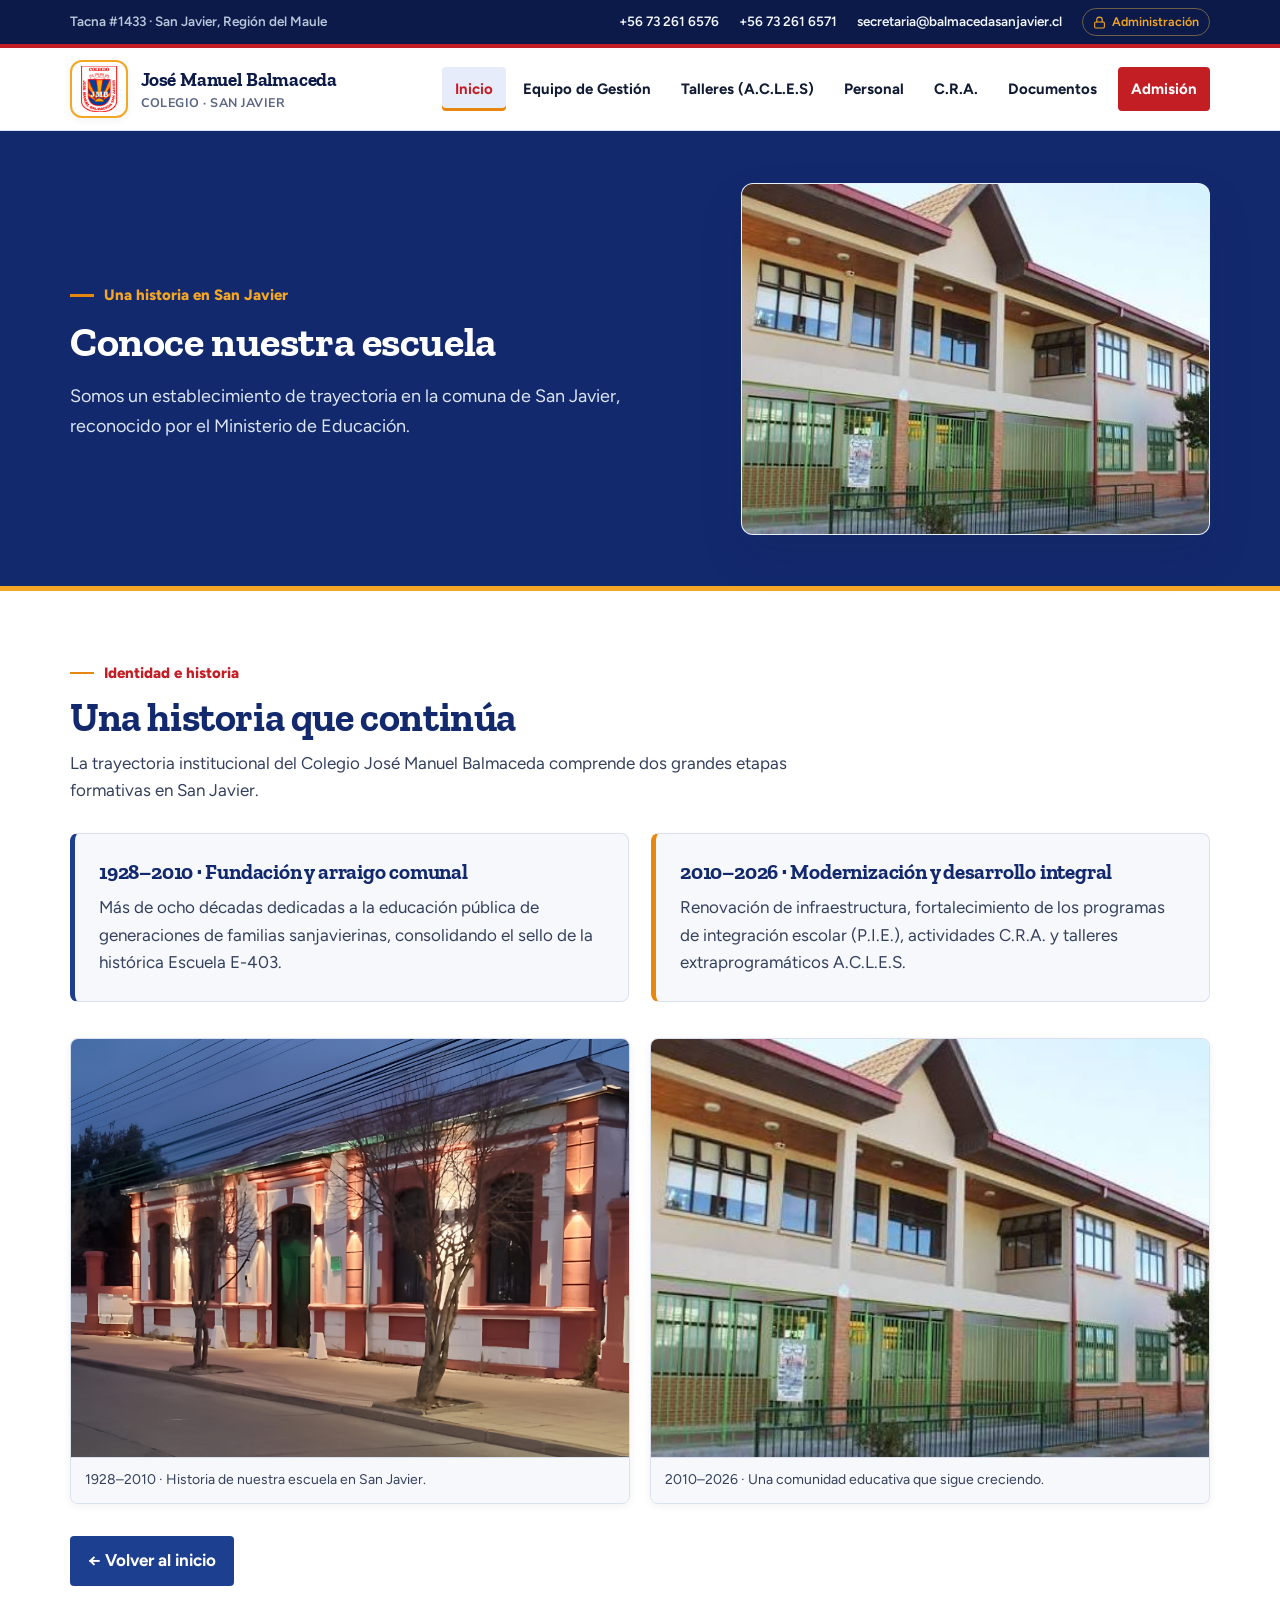
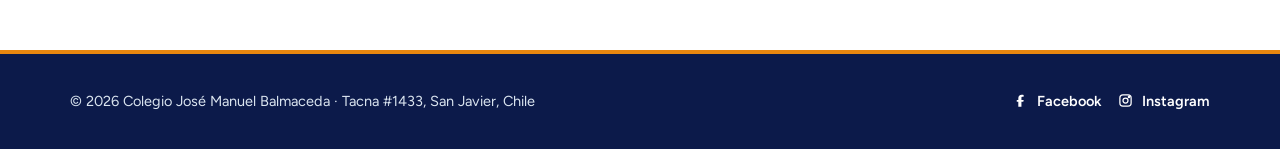
<file: conoce-nuestra-escuela.html>
<!doctype html>
<html lang="es">
<head>
  <meta charset="UTF-8">
  <meta name="viewport" content="width=device-width, initial-scale=1.0">
  <meta name="theme-color" content="#0f2640">
  <title>Conoce nuestra escuela | Colegio José Manuel Balmaceda</title>
  <link rel="preconnect" href="https://fonts.googleapis.com">
  <link rel="preconnect" href="https://fonts.gstatic.com" crossorigin>
  <link href="https://fonts.googleapis.com/css2?family=Merriweather:wght@700&family=Nunito+Sans:wght@400;600;700;800&display=swap" rel="stylesheet">
  <link rel="stylesheet" href="styles.css">
  <link rel="stylesheet" href="diseno.css">
  <link rel="icon" type="image/jpeg" href="./imagenes/logo.jpeg">
  <link rel="shortcut icon" type="image/jpeg" href="./imagenes/logo.jpeg">
</head>
<body>
  <a class="skip" href="#contenido">Saltar al contenido</a>
  <div class="top">
    <div class="wrap">
      <span class="top-location">Tacna #1433 · San Javier, Región del Maule</span>
      <div class="top-links">
        <a href="tel:+56732616576">+56 73 261 6576</a>
        <a href="tel:+56732616571">+56 73 261 6571</a>
        <a href="mailto:secretaria@balmacedasanjavier.cl">secretaria@balmacedasanjavier.cl</a>
        <a class="top-admin-link" href="admin.html" aria-label="Acceso al modo administrador">
          <svg width="13" height="13" viewBox="0 0 24 24" fill="none" stroke="currentColor" stroke-width="2" stroke-linecap="round" stroke-linejoin="round" aria-hidden="true"><rect x="3" y="11" width="18" height="11" rx="2"/><path d="M7 11V7a5 5 0 0 1 10 0v4"/></svg>
          Administración
        </a>
      </div>
    </div>
  </div>

  <header>
    <div class="wrap">
      <a class="marca" href="index.html#inicio">
        <span class="marca-escudo"><img src="./imagenes/logo.jpeg" alt="Escudo Colegio José Manuel Balmaceda"></span>
        <span>José Manuel Balmaceda<small>Colegio · San Javier</small></span>
      </a>
      <button class="nav-toggle" type="button" aria-expanded="false" aria-controls="menu-principal">
        <svg width="18" height="18" viewBox="0 0 24 24" fill="none" stroke="currentColor" stroke-width="2" stroke-linecap="round" aria-hidden="true"><line x1="3" y1="6" x2="21" y2="6"/><line x1="3" y1="12" x2="21" y2="12"/><line x1="3" y1="18" x2="21" y2="18"/></svg>
        Menú
      </button>
      <nav id="menu-principal" class="site-nav" aria-label="Navegación principal">
        <ul class="menu">
          <li>
            <a href="index.html#inicio" class="activo">Inicio</a>
            <ul class="sub">
              <li><a href="vision-y-mision.html">Visión y misión</a></li>
              <li><a href="conoce-nuestra-escuela.html">Conoce nuestra escuela</a></li>
              <li><a href="himno.html">Himno del colegio</a></li>
            </ul>
          </li>
          <li><a href="Equipo-de-Gestion.html">Equipo de Gestión</a></li>
          <li>
            <a href="talleres.html">Talleres (A.C.L.E.S)</a>
            <ul class="sub">
              <li><a href="taller.html?actividad=canotaje">Canotaje</a></li>
              <li><a href="taller.html?actividad=spelling-bee">Spelling Bee</a></li>
              <li><a href="taller.html?actividad=gimnasia-ritmica">Gimnasia rítmica</a></li>
              <li><a href="taller.html?actividad=escalada">Escalada</a></li>
              <li><a href="taller.html?actividad=folclore">Folclore</a></li>
              <li><a href="taller.html?actividad=robotica">Robótica</a></li>
              <li><a href="taller.html?actividad=orquesta">Orquesta</a></li>
              <li><a href="taller.html?actividad=tenis-de-mesa">Tenis de mesa</a></li>
              <li><a href="taller.html?actividad=patinaje">Patinaje</a></li>
              <li><a href="taller.html?actividad=ajedrez">Ajedrez</a></li>
              <li><a href="taller.html?actividad=voleibol">Voleibol</a></li>
            </ul>
          </li>
          <li><a href="personal.html">Personal</a></li>
          <li><a href="cra.html">C.R.A.</a></li>
          <li><a href="documentos.html">Documentos</a></li>
          <li><a class="destacado" href="https://www.sistemadeadmisionescolar.cl/" target="_blank" rel="noopener">Admisión</a></li>
        </ul>
      </nav>
    </div>
  </header>
  <main id="contenido">
    <section class="hero-subpage">
      <div class="wrap">
        <div>
          <span class="section-kicker">Una historia en San Javier</span>
          <h1>Conoce nuestra escuela</h1>
          <p>Somos un establecimiento de trayectoria en la comuna de San Javier, reconocido por el Ministerio de Educación.</p>
        </div>
        <figure class="hero-frame"><img src="./imagenes/escuela.png" alt="Colegio José Manuel Balmaceda"></figure>
      </div>
    </section>

    <section>
      <div class="wrap">
        <div class="section-head">
          <span class="section-kicker">Identidad e historia</span>
          <h2>Una historia que continúa</h2>
          <p class="section-lead">La trayectoria institucional del Colegio José Manuel Balmaceda comprende dos grandes etapas formativas en San Javier.</p>
        </div>
        <div class="timeline">
          <article class="timeline-item">
            <h3>1928–2010 · Fundación y arraigo comunal</h3>
            <p>Más de ocho décadas dedicadas a la educación pública de generaciones de familias sanjavierinas, consolidando el sello de la histórica Escuela E-403.</p>
          </article>
          <article class="timeline-item">
            <h3>2010–2026 · Modernización y desarrollo integral</h3>
            <p>Renovación de infraestructura, fortalecimiento de los programas de integración escolar (P.I.E.), actividades C.R.A. y talleres extraprogramáticos A.C.L.E.S.</p>
          </article>
        </div>
        <div class="gallery" aria-label="Galería de la historia del colegio">
          <figure class="photo"><img src="./imagenes/FONTIS.jpg" alt="Fotografía histórica de la escuela, 1928 a 2010"><figcaption>1928–2010 · Historia de nuestra escuela en San Javier.</figcaption></figure>
          <figure class="photo"><img src="./imagenes/escuela.png" alt="Fotografía de la escuela en su etapa 2010 a 2026"><figcaption>2010–2026 · Una comunidad educativa que sigue creciendo.</figcaption></figure>
        </div>
        <a class="back" href="index.html#inicio">← Volver al inicio</a>
      </div>
    </section>
  </main>
  <footer>
    <div class="wrap">
      <span>© 2026 Colegio José Manuel Balmaceda · Tacna #1433, San Javier, Chile</span>
      <div class="footer-links">
        <a href="https://web.facebook.com/ProduccionJMB/?_rdc=1&amp;_rdr" target="_blank" rel="noopener" aria-label="Facebook oficial del colegio">
          <svg width="15" height="15" viewBox="0 0 24 24" fill="currentColor" aria-hidden="true" style="vertical-align:-2px;margin-right:5px"><path d="M13.5 22v-8h3l.6-3h-3.6V7.5c0-.9.3-1.5 1.6-1.5H17V3.1c-.4-.1-1.7-.2-3.2-.2-3.2 0-5.3 1.9-5.3 5.5V11H6v3h2.5v8h5z"/></svg>
          Facebook
        </a>
        <a href="https://www.instagram.com/balmaceda403san_javier/" target="_blank" rel="noopener" aria-label="Instagram oficial del colegio">
          <svg width="15" height="15" viewBox="0 0 24 24" fill="none" stroke="currentColor" stroke-width="2" stroke-linecap="round" stroke-linejoin="round" aria-hidden="true" style="vertical-align:-2px;margin-right:5px"><rect x="3" y="3" width="18" height="18" rx="5"/><circle cx="12" cy="12" r="4"/><circle cx="17.5" cy="6.5" r="1"/></svg>
          Instagram
        </a>
      </div>
    </div>
  </footer>
  <script src="app.js"></script>
</body>
</html>
</file>
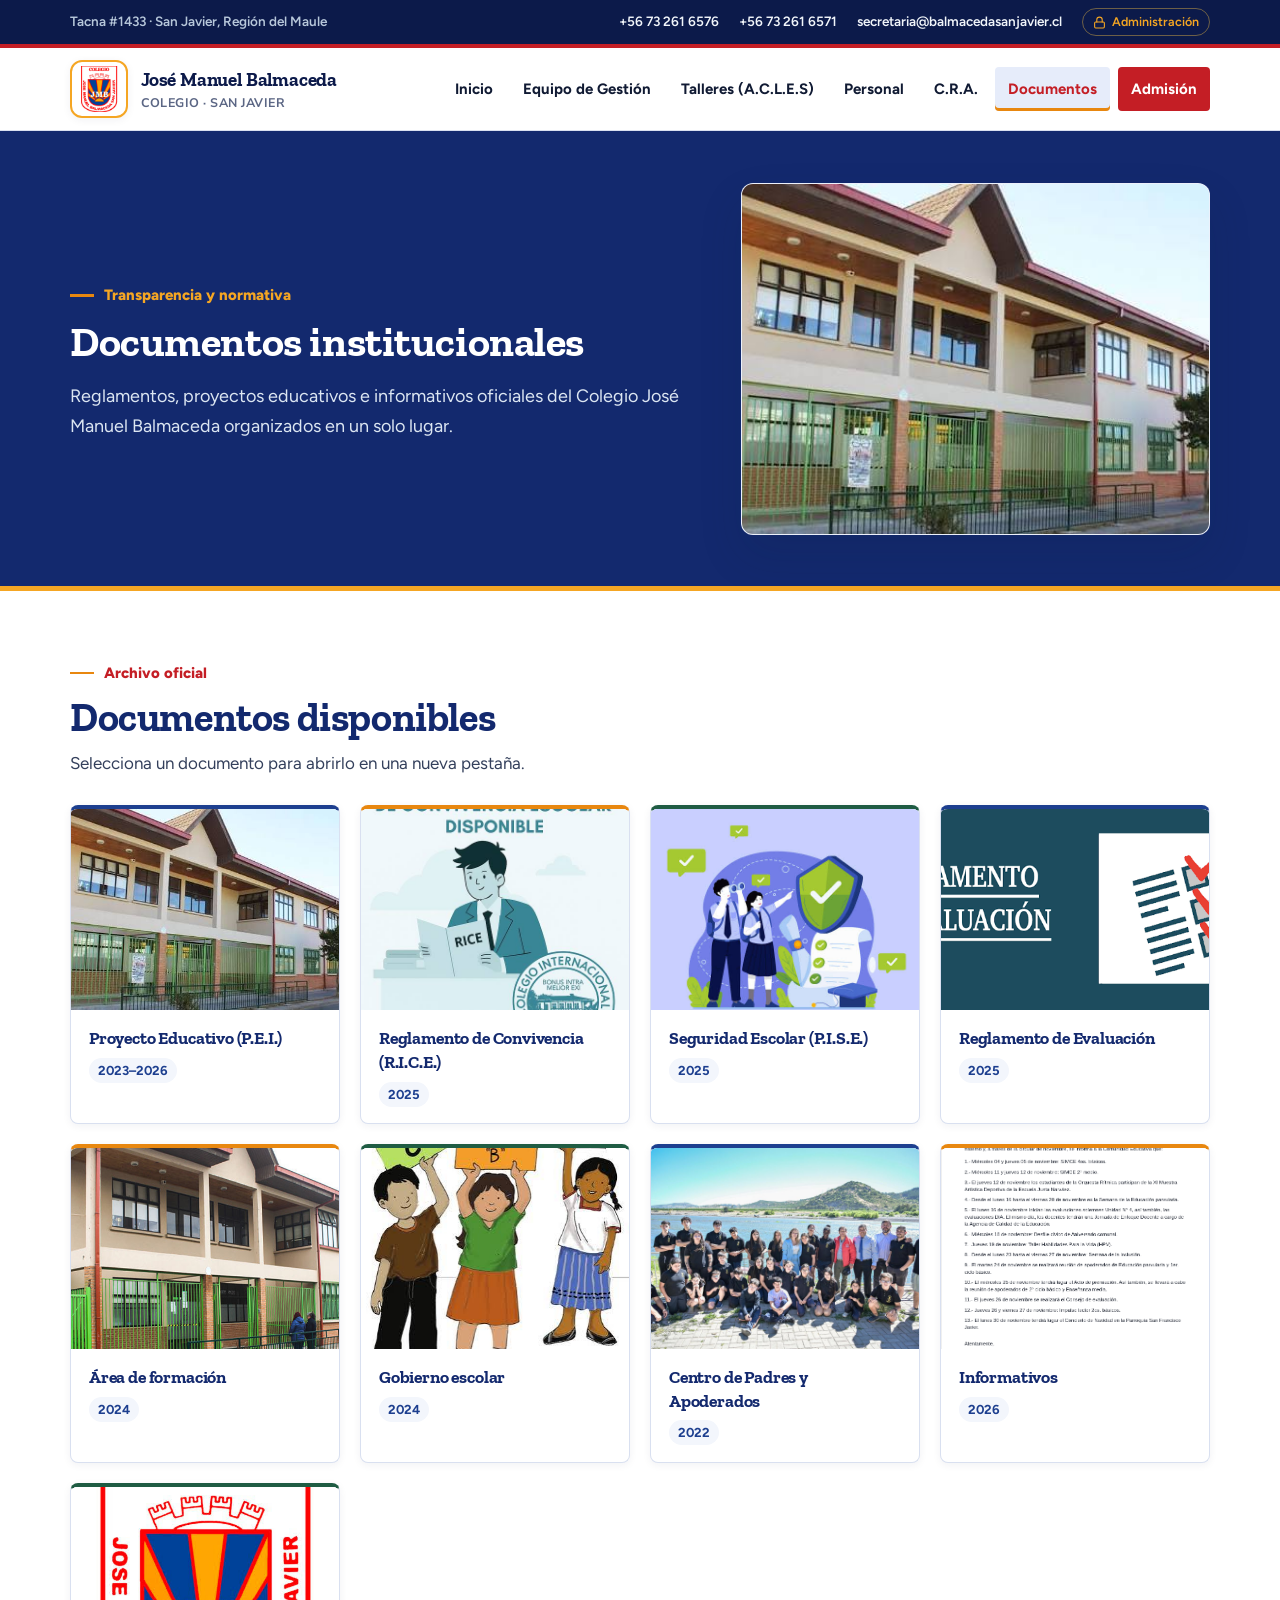
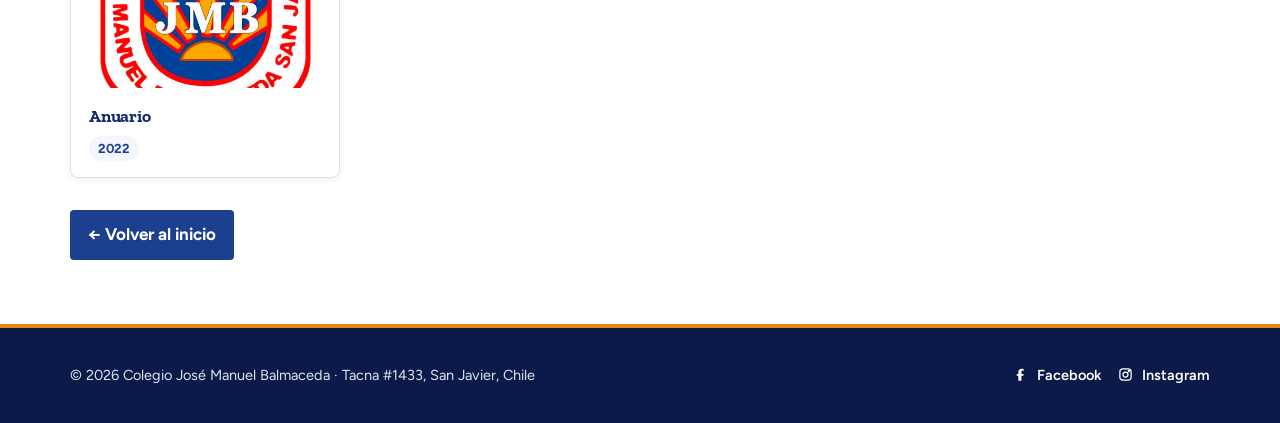
<file: documentos.html>
<!doctype html>
<html lang="es">
<head>
  <meta charset="UTF-8">
  <meta name="viewport" content="width=device-width, initial-scale=1.0">
  <meta name="theme-color" content="#0f2640">
  <title>Documentos institucionales | Colegio José Manuel Balmaceda</title>
  <link rel="preconnect" href="https://fonts.googleapis.com">
  <link rel="preconnect" href="https://fonts.gstatic.com" crossorigin>
  <link href="https://fonts.googleapis.com/css2?family=Merriweather:wght@700&family=Nunito+Sans:wght@400;600;700;800&display=swap" rel="stylesheet">
  <link rel="stylesheet" href="styles.css">
  <link rel="stylesheet" href="diseno.css">
  <link rel="icon" type="image/jpeg" href="./imagenes/logo.jpeg">
  <link rel="shortcut icon" type="image/jpeg" href="./imagenes/logo.jpeg">
</head>
<body>
  <a class="skip" href="#contenido">Saltar al contenido</a>
  <div class="top">
    <div class="wrap">
      <span class="top-location">Tacna #1433 · San Javier, Región del Maule</span>
      <div class="top-links">
        <a href="tel:+56732616576">+56 73 261 6576</a>
        <a href="tel:+56732616571">+56 73 261 6571</a>
        <a href="mailto:secretaria@balmacedasanjavier.cl">secretaria@balmacedasanjavier.cl</a>
        <a class="top-admin-link" href="admin.html" aria-label="Acceso al modo administrador">
          <svg width="13" height="13" viewBox="0 0 24 24" fill="none" stroke="currentColor" stroke-width="2" stroke-linecap="round" stroke-linejoin="round" aria-hidden="true"><rect x="3" y="11" width="18" height="11" rx="2"/><path d="M7 11V7a5 5 0 0 1 10 0v4"/></svg>
          Administración
        </a>
      </div>
    </div>
  </div>

  <header>
    <div class="wrap">
      <a class="marca" href="index.html#inicio">
        <span class="marca-escudo"><img src="./imagenes/logo.jpeg" alt="Escudo Colegio José Manuel Balmaceda"></span>
        <span>José Manuel Balmaceda<small>Colegio · San Javier</small></span>
      </a>
      <button class="nav-toggle" type="button" aria-expanded="false" aria-controls="menu-principal">
        <svg width="18" height="18" viewBox="0 0 24 24" fill="none" stroke="currentColor" stroke-width="2" stroke-linecap="round" aria-hidden="true"><line x1="3" y1="6" x2="21" y2="6"/><line x1="3" y1="12" x2="21" y2="12"/><line x1="3" y1="18" x2="21" y2="18"/></svg>
        Menú
      </button>
      <nav id="menu-principal" class="site-nav" aria-label="Navegación principal">
        <ul class="menu">
          <li>
            <a href="index.html#inicio">Inicio</a>
            <ul class="sub">
              <li><a href="vision-y-mision.html">Visión y misión</a></li>
              <li><a href="conoce-nuestra-escuela.html">Conoce nuestra escuela</a></li>
              <li><a href="himno.html">Himno del colegio</a></li>
            </ul>
          </li>
          <li><a href="Equipo-de-Gestion.html">Equipo de Gestión</a></li>
          <li>
            <a href="talleres.html">Talleres (A.C.L.E.S)</a>
            <ul class="sub">
              <li><a href="taller.html?actividad=canotaje">Canotaje</a></li>
              <li><a href="taller.html?actividad=spelling-bee">Spelling Bee</a></li>
              <li><a href="taller.html?actividad=gimnasia-ritmica">Gimnasia rítmica</a></li>
              <li><a href="taller.html?actividad=escalada">Escalada</a></li>
              <li><a href="taller.html?actividad=folclore">Folclore</a></li>
              <li><a href="taller.html?actividad=robotica">Robótica</a></li>
              <li><a href="taller.html?actividad=orquesta">Orquesta</a></li>
              <li><a href="taller.html?actividad=tenis-de-mesa">Tenis de mesa</a></li>
              <li><a href="taller.html?actividad=patinaje">Patinaje</a></li>
              <li><a href="taller.html?actividad=ajedrez">Ajedrez</a></li>
              <li><a href="taller.html?actividad=voleibol">Voleibol</a></li>
            </ul>
          </li>
          <li><a href="personal.html">Personal</a></li>
          <li><a href="cra.html">C.R.A.</a></li>
          <li><a href="documentos.html" class="activo">Documentos</a></li>
          <li><a class="destacado" href="https://www.sistemadeadmisionescolar.cl/" target="_blank" rel="noopener">Admisión</a></li>
        </ul>
      </nav>
    </div>
  </header>
  <main id="contenido">
    <section class="hero-subpage">
      <div class="wrap">
        <div>
          <span class="section-kicker">Transparencia y normativa</span>
          <h1>Documentos institucionales</h1>
          <p>Reglamentos, proyectos educativos e informativos oficiales del Colegio José Manuel Balmaceda organizados en un solo lugar.</p>
        </div>
        <figure class="hero-frame"><img src="./imagenes/escuela.png" alt="Colegio José Manuel Balmaceda"></figure>
      </div>
    </section>

    <section>
      <div class="wrap">
        <div class="section-head">
          <span class="section-kicker">Archivo oficial</span>
          <h2>Documentos disponibles</h2>
          <p class="section-lead">Selecciona un documento para abrirlo en una nueva pestaña.</p>
        </div>
        <div class="document-grid">
          <a class="document-card" href="https://balmacedasanjavier.cl/wp-content/uploads/2023/03/PROYECTO-EDUCATIVO-INSTITUCIONAL-2023-2026.pdf" target="_blank" rel="noopener"><div class="document-cover" data-etiqueta="Proyecto Educativo Institucional"><img src="./imagenes/escuela.png" alt="Colegio José Manuel Balmaceda"></div><div class="document-copy"><h3>Proyecto Educativo (P.E.I.)</h3><span class="document-year">2023–2026</span></div></a>
          <a class="document-card" href="https://heyzine.com/flip-book/7162d4b8e1.html" target="_blank" rel="noopener"><div class="document-cover" data-etiqueta="Reglamento de Convivencia"><img src="./imagenes/reglamentocoviencia.png" alt="Reglamento de convivencia institucional"></div><div class="document-copy"><h3>Reglamento de Convivencia (R.I.C.E.)</h3><span class="document-year">2025</span></div></a>
          <a class="document-card" href="https://balmacedasanjavier.cl/wp-content/uploads/2025/04/PISE-E-403-2.0.pdf" target="_blank" rel="noopener"><div class="document-cover" data-etiqueta="Plan Integral de Seguridad Escolar"><img src="./imagenes/seguridadescolar.png" alt="Plan integral de seguridad escolar"></div><div class="document-copy"><h3>Seguridad Escolar (P.I.S.E.)</h3><span class="document-year">2025</span></div></a>
          <a class="document-card" href="https://balmacedasanjavier.cl/wp-content/uploads/2025/04/REGLAMENTO-DE-EVALUACION-CALIFICACION-Y-PROMOCION-ESCOLAR-2025.pdf" target="_blank" rel="noopener"><div class="document-cover" data-etiqueta="Reglamento de Evaluación"><img src="./imagenes/reglamentodeevaluacion.png" alt="Reglamento de evaluación"></div><div class="document-copy"><h3>Reglamento de Evaluación</h3><span class="document-year">2025</span></div></a>
          <a class="document-card" href="https://balmacedasanjavier.cl/1710-2/" target="_blank" rel="noopener"><div class="document-cover" data-etiqueta="Área de formación"><img src="./imagenes/escuela2.png" alt="Área de formación institucional"></div><div class="document-copy"><h3>Área de formación</h3><span class="document-year">2024</span></div></a>
          <a class="document-card" href="https://balmacedasanjavier.cl/gobierno-escolar-2/" target="_blank" rel="noopener"><div class="document-cover" data-etiqueta="Gobierno escolar"><img src="./imagenes/gobiernoescolar.png" alt="Gobierno Escolar"></div><div class="document-copy"><h3>Gobierno escolar</h3><span class="document-year">2024</span></div></a>
          <a class="document-card" href="https://balmacedasanjavier.cl/wp-content/uploads/2022/07/C.G.A.pdf" target="_blank" rel="noopener"><div class="document-cover" data-etiqueta="Centro de Padres y Apoderados"><img src="./imagenes/canotaje1.png" alt="Comunidad del colegio"></div><div class="document-copy"><h3>Centro de Padres y Apoderados</h3><span class="document-year">2022</span></div></a>
          <a class="document-card" href="https://balmacedasanjavier.cl/wp-content/uploads/2025/04/INFORMATIVO-01_merged.pdf" target="_blank" rel="noopener"><div class="document-cover" data-etiqueta="Informativos institucionales"><img src="./imagenes/informativo_noviembre.png" alt="Portada del Informativo de noviembre de 2026"></div><div class="document-copy"><h3>Informativos</h3><span class="document-year">2026</span></div></a>
          <a class="document-card" href="https://drive.google.com/file/d/14Tiix998UVsjowCVzWSIupz98UPhUfS8/view?usp=share_link" target="_blank" rel="noopener"><div class="document-cover" data-etiqueta="Anuario escolar"><img src="./imagenes/logo.jpeg" alt="Anuario escolar del colegio"></div><div class="document-copy"><h3>Anuario</h3><span class="document-year">2022</span></div></a>
        </div>
        <a class="back" href="index.html#inicio">← Volver al inicio</a>
      </div>
    </section>
  </main>
  <footer>
    <div class="wrap">
      <span>© 2026 Colegio José Manuel Balmaceda · Tacna #1433, San Javier, Chile</span>
      <div class="footer-links">
        <a href="https://web.facebook.com/ProduccionJMB/?_rdc=1&amp;_rdr" target="_blank" rel="noopener" aria-label="Facebook oficial del colegio">
          <svg width="15" height="15" viewBox="0 0 24 24" fill="currentColor" aria-hidden="true" style="vertical-align:-2px;margin-right:5px"><path d="M13.5 22v-8h3l.6-3h-3.6V7.5c0-.9.3-1.5 1.6-1.5H17V3.1c-.4-.1-1.7-.2-3.2-.2-3.2 0-5.3 1.9-5.3 5.5V11H6v3h2.5v8h5z"/></svg>
          Facebook
        </a>
        <a href="https://www.instagram.com/balmaceda403san_javier/" target="_blank" rel="noopener" aria-label="Instagram oficial del colegio">
          <svg width="15" height="15" viewBox="0 0 24 24" fill="none" stroke="currentColor" stroke-width="2" stroke-linecap="round" stroke-linejoin="round" aria-hidden="true" style="vertical-align:-2px;margin-right:5px"><rect x="3" y="3" width="18" height="18" rx="5"/><circle cx="12" cy="12" r="4"/><circle cx="17.5" cy="6.5" r="1"/></svg>
          Instagram
        </a>
      </div>
    </div>
  </footer>
  <script src="app.js"></script>
</body>
</html>
</file>
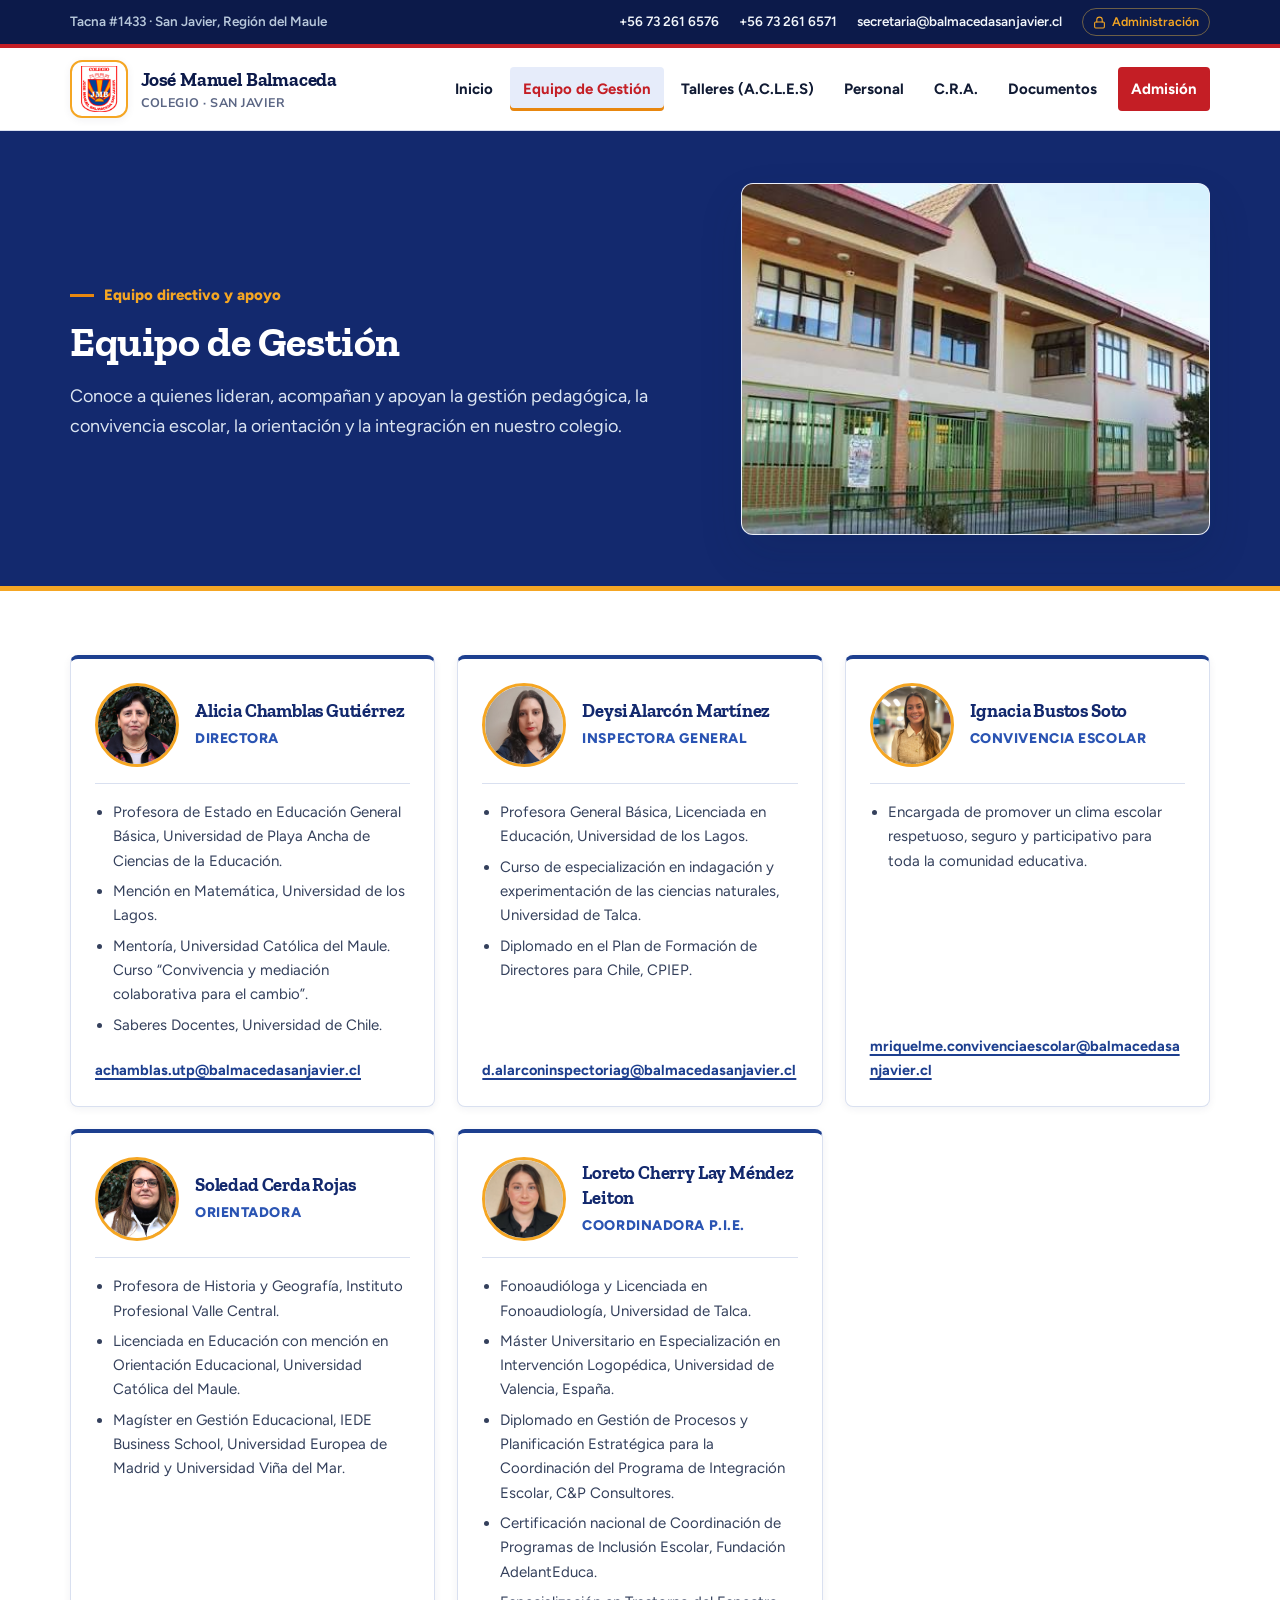
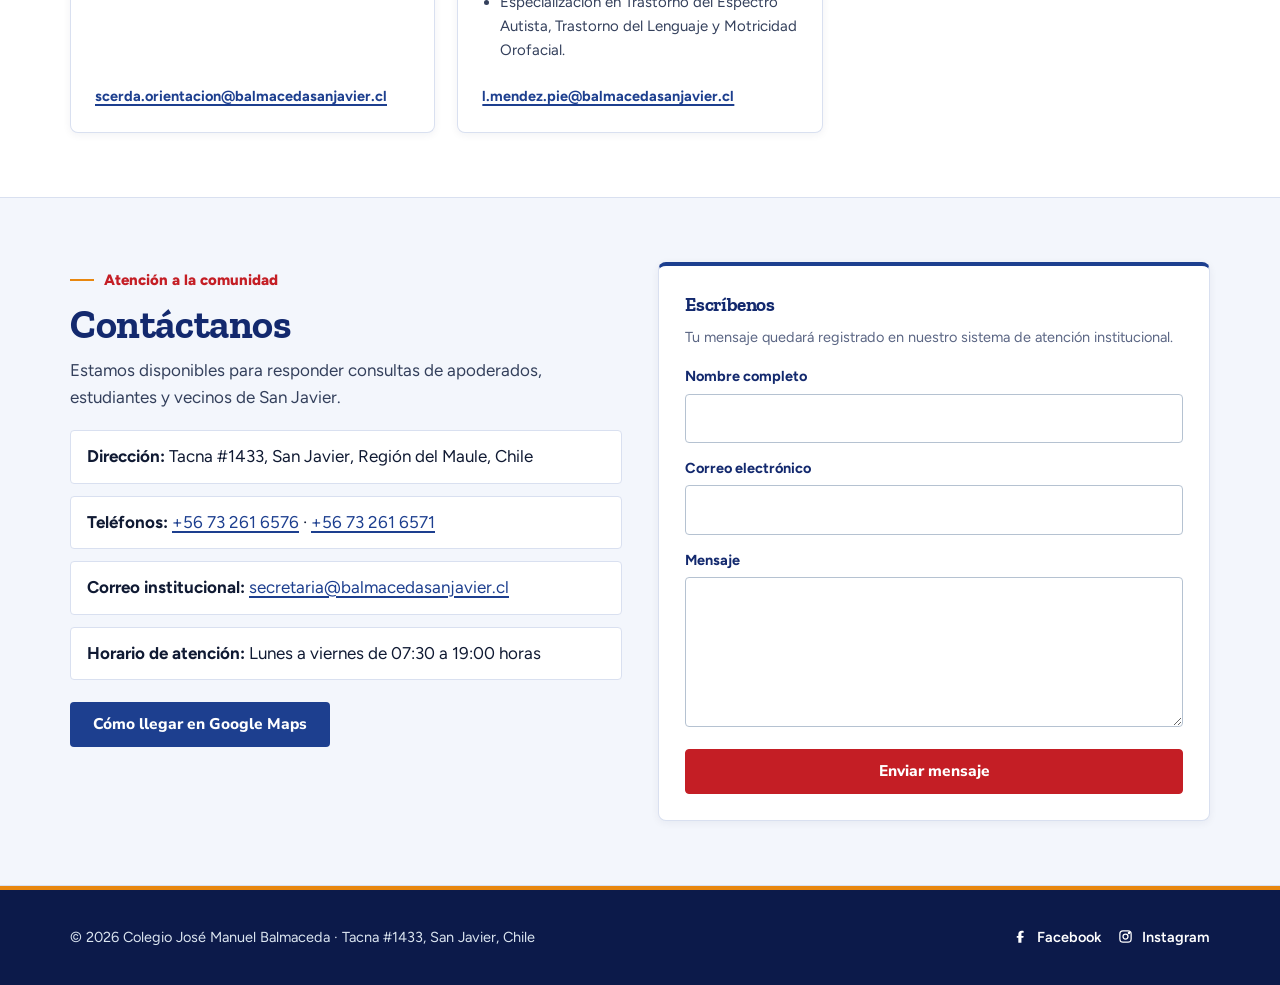
<file: Equipo-de-Gestion.html>
<!doctype html>
<html lang="es">
<head>
  <meta charset="UTF-8">
  <meta name="viewport" content="width=device-width, initial-scale=1.0">
  <meta name="theme-color" content="#0f2640">
  <title>Equipo de Gestión | Colegio José Manuel Balmaceda</title>
  <link rel="preconnect" href="https://fonts.googleapis.com">
  <link rel="preconnect" href="https://fonts.gstatic.com" crossorigin>
  <link href="https://fonts.googleapis.com/css2?family=Merriweather:wght@700&family=Nunito+Sans:wght@400;600;700;800&display=swap" rel="stylesheet">
  <link rel="stylesheet" href="styles.css">
  <link rel="stylesheet" href="diseno.css">
  <link rel="icon" type="image/jpeg" href="./imagenes/logo.jpeg">
  <link rel="shortcut icon" type="image/jpeg" href="./imagenes/logo.jpeg">
</head>
<body>
  <a class="skip" href="#contenido">Saltar al contenido</a>
  <div class="top">
    <div class="wrap">
      <span class="top-location">Tacna #1433 · San Javier, Región del Maule</span>
      <div class="top-links">
        <a href="tel:+56732616576">+56 73 261 6576</a>
        <a href="tel:+56732616571">+56 73 261 6571</a>
        <a href="mailto:secretaria@balmacedasanjavier.cl">secretaria@balmacedasanjavier.cl</a>
        <a class="top-admin-link" href="admin.html" aria-label="Acceso al modo administrador">
          <svg width="13" height="13" viewBox="0 0 24 24" fill="none" stroke="currentColor" stroke-width="2" stroke-linecap="round" stroke-linejoin="round" aria-hidden="true"><rect x="3" y="11" width="18" height="11" rx="2"/><path d="M7 11V7a5 5 0 0 1 10 0v4"/></svg>
          Administración
        </a>
      </div>
    </div>
  </div>

  <header>
    <div class="wrap">
      <a class="marca" href="index.html#inicio">
        <span class="marca-escudo"><img src="./imagenes/logo.jpeg" alt="Escudo Colegio José Manuel Balmaceda"></span>
        <span>José Manuel Balmaceda<small>Colegio · San Javier</small></span>
      </a>
      <button class="nav-toggle" type="button" aria-expanded="false" aria-controls="menu-principal">
        <svg width="18" height="18" viewBox="0 0 24 24" fill="none" stroke="currentColor" stroke-width="2" stroke-linecap="round" aria-hidden="true"><line x1="3" y1="6" x2="21" y2="6"/><line x1="3" y1="12" x2="21" y2="12"/><line x1="3" y1="18" x2="21" y2="18"/></svg>
        Menú
      </button>
      <nav id="menu-principal" class="site-nav" aria-label="Navegación principal">
        <ul class="menu">
          <li>
            <a href="index.html#inicio">Inicio</a>
            <ul class="sub">
              <li><a href="vision-y-mision.html">Visión y misión</a></li>
              <li><a href="conoce-nuestra-escuela.html">Conoce nuestra escuela</a></li>
              <li><a href="himno.html">Himno del colegio</a></li>
            </ul>
          </li>
          <li><a href="Equipo-de-Gestion.html" class="activo">Equipo de Gestión</a></li>
          <li>
            <a href="talleres.html">Talleres (A.C.L.E.S)</a>
            <ul class="sub">
              <li><a href="taller.html?actividad=canotaje">Canotaje</a></li>
              <li><a href="taller.html?actividad=spelling-bee">Spelling Bee</a></li>
              <li><a href="taller.html?actividad=gimnasia-ritmica">Gimnasia rítmica</a></li>
              <li><a href="taller.html?actividad=escalada">Escalada</a></li>
              <li><a href="taller.html?actividad=folclore">Folclore</a></li>
              <li><a href="taller.html?actividad=robotica">Robótica</a></li>
              <li><a href="taller.html?actividad=orquesta">Orquesta</a></li>
              <li><a href="taller.html?actividad=tenis-de-mesa">Tenis de mesa</a></li>
              <li><a href="taller.html?actividad=patinaje">Patinaje</a></li>
              <li><a href="taller.html?actividad=ajedrez">Ajedrez</a></li>
              <li><a href="taller.html?actividad=voleibol">Voleibol</a></li>
            </ul>
          </li>
          <li><a href="personal.html">Personal</a></li>
          <li><a href="cra.html">C.R.A.</a></li>
          <li><a href="documentos.html">Documentos</a></li>
          <li><a class="destacado" href="https://www.sistemadeadmisionescolar.cl/" target="_blank" rel="noopener">Admisión</a></li>
        </ul>
      </nav>
    </div>
  </header>
  <main id="contenido">
    <section class="hero-subpage">
      <div class="wrap">
        <div>
          <span class="section-kicker">Equipo directivo y apoyo</span>
          <h1>Equipo de Gestión</h1>
          <p>Conoce a quienes lideran, acompañan y apoyan la gestión pedagógica, la convivencia escolar, la orientación y la integración en nuestro colegio.</p>
        </div>
        <figure class="hero-frame"><img src="./imagenes/escuela.png" alt="Colegio José Manuel Balmaceda"></figure>
      </div>
    </section>

    <section>
      <div class="wrap">
        <div class="staff-grid">
          <article class="staff-card">
            <div class="staff-header">
              <img class="staff-avatar" src="./imagenes/directora.png" alt="Alicia Chamblas Gutiérrez">
              <div>
                <h3>Alicia Chamblas Gutiérrez</h3>
                <p class="staff-role">Directora</p>
              </div>
            </div>
            <ul>
              <li>Profesora de Estado en Educación General Básica, Universidad de Playa Ancha de Ciencias de la Educación.</li>
              <li>Mención en Matemática, Universidad de los Lagos.</li>
              <li>Mentoría, Universidad Católica del Maule. Curso “Convivencia y mediación colaborativa para el cambio”.</li>
              <li>Saberes Docentes, Universidad de Chile.</li>
            </ul>
            <a class="staff-email" href="mailto:achamblas.utp@balmacedasanjavier.cl">achamblas.utp@balmacedasanjavier.cl</a>
          </article>

          <article class="staff-card">
            <div class="staff-header">
              <img class="staff-avatar" src="./imagenes/inspectora.png" alt="Deysi Alarcón Martínez">
              <div>
                <h3>Deysi Alarcón Martínez</h3>
                <p class="staff-role">Inspectora General</p>
              </div>
            </div>
            <ul>
              <li>Profesora General Básica, Licenciada en Educación, Universidad de los Lagos.</li>
              <li>Curso de especialización en indagación y experimentación de las ciencias naturales, Universidad de Talca.</li>
              <li>Diplomado en el Plan de Formación de Directores para Chile, CPIEP.</li>
            </ul>
            <a class="staff-email" href="mailto:d.alarconinspectoriag@balmacedasanjavier.cl">d.alarconinspectoriag@balmacedasanjavier.cl</a>
          </article>

          <article class="staff-card">
            <div class="staff-header">
              <img class="staff-avatar" src="./imagenes/convivencia.png" alt="Ignacia Bustos Soto">
              <div>
                <h3>Ignacia Bustos Soto</h3>
                <p class="staff-role">Convivencia Escolar</p>
              </div>
            </div>
            <ul>
              <li>Encargada de promover un clima escolar respetuoso, seguro y participativo para toda la comunidad educativa.</li>
            </ul>
            <a class="staff-email" href="mailto:mriquelme.convivenciaescolar@balmacedasanjavier.cl">mriquelme.convivenciaescolar@balmacedasanjavier.cl</a>
          </article>

          <article class="staff-card">
            <div class="staff-header">
              <img class="staff-avatar" src="./imagenes/orientadora.png" alt="Soledad Cerda Rojas">
              <div>
                <h3>Soledad Cerda Rojas</h3>
                <p class="staff-role">Orientadora</p>
              </div>
            </div>
            <ul>
              <li>Profesora de Historia y Geografía, Instituto Profesional Valle Central.</li>
              <li>Licenciada en Educación con mención en Orientación Educacional, Universidad Católica del Maule.</li>
              <li>Magíster en Gestión Educacional, IEDE Business School, Universidad Europea de Madrid y Universidad Viña del Mar.</li>
            </ul>
            <a class="staff-email" href="mailto:scerda.orientacion@balmacedasanjavier.cl">scerda.orientacion@balmacedasanjavier.cl</a>
          </article>

          <article class="staff-card">
            <div class="staff-header">
              <img class="staff-avatar" src="./imagenes/cordinadora.png" alt="Loreto Cherry Lay Méndez Leiton">
              <div>
                <h3>Loreto Cherry Lay Méndez Leiton</h3>
                <p class="staff-role">Coordinadora P.I.E.</p>
              </div>
            </div>
            <ul>
              <li>Fonoaudióloga y Licenciada en Fonoaudiología, Universidad de Talca.</li>
              <li>Máster Universitario en Especialización en Intervención Logopédica, Universidad de Valencia, España.</li>
              <li>Diplomado en Gestión de Procesos y Planificación Estratégica para la Coordinación del Programa de Integración Escolar, C&amp;P Consultores.</li>
              <li>Certificación nacional de Coordinación de Programas de Inclusión Escolar, Fundación AdelantEduca.</li>
              <li>Especialización en Trastorno del Espectro Autista, Trastorno del Lenguaje y Motricidad Orofacial.</li>
            </ul>
            <a class="staff-email" href="mailto:l.mendez.pie@balmacedasanjavier.cl">l.mendez.pie@balmacedasanjavier.cl</a>
          </article>
        </div>
      </div>
    </section>

    <section id="contacto" class="alt">
      <div class="wrap contact-grid">
        <div>
          <span class="section-kicker">Atención a la comunidad</span>
          <h2>Contáctanos</h2>
          <p class="section-lead">Estamos disponibles para responder consultas de apoderados, estudiantes y vecinos de San Javier.</p>
          <ul class="contact-info-list">
            <li><strong>Dirección:</strong> Tacna #1433, San Javier, Región del Maule, Chile</li>
            <li><strong>Teléfonos:</strong> <a href="tel:+56732616576">+56 73 261 6576</a> · <a href="tel:+56732616571">+56 73 261 6571</a></li>
            <li><strong>Correo institucional:</strong> <a href="mailto:secretaria@balmacedasanjavier.cl">secretaria@balmacedasanjavier.cl</a></li>
            <li><strong>Horario de atención:</strong> Lunes a viernes de 07:30 a 19:00 horas</li>
          </ul>
          <a class="btn btn-primario" href="https://www.google.com/maps/search/?api=1&amp;query=Tacna+1433+San+Javier+Chile" target="_blank" rel="noopener">Cómo llegar en Google Maps</a>
        </div>
        <div class="contact-form-card">
          <h3>Escríbenos</h3>
          <p style="margin:0 0 16px;font-size:14.5px;color:var(--ink-500);">Tu mensaje quedará registrado en nuestro sistema de atención institucional.</p>
          <form class="js-contact-form" data-origen="Equipo de Gestión">
            <div class="form-group">
              <label for="nombre">Nombre completo</label>
              <input id="nombre" name="nombre" type="text" maxlength="120" required autocomplete="name">
            </div>
            <div class="form-group">
              <label for="correo">Correo electrónico</label>
              <input id="correo" name="correo" type="email" maxlength="160" required autocomplete="email">
            </div>
            <div class="form-group">
              <label for="mensaje">Mensaje</label>
              <textarea id="mensaje" name="mensaje" rows="5" maxlength="4000" required></textarea>
            </div>
            <div class="form-status" role="status" aria-live="polite" hidden></div>
            <button class="btn btn-acento" type="submit">Enviar mensaje</button>
          </form>
        </div>
      </div>
    </section>
  </main>
  <footer>
    <div class="wrap">
      <span>© 2026 Colegio José Manuel Balmaceda · Tacna #1433, San Javier, Chile</span>
      <div class="footer-links">
        <a href="https://web.facebook.com/ProduccionJMB/?_rdc=1&amp;_rdr" target="_blank" rel="noopener" aria-label="Facebook oficial del colegio">
          <svg width="15" height="15" viewBox="0 0 24 24" fill="currentColor" aria-hidden="true" style="vertical-align:-2px;margin-right:5px"><path d="M13.5 22v-8h3l.6-3h-3.6V7.5c0-.9.3-1.5 1.6-1.5H17V3.1c-.4-.1-1.7-.2-3.2-.2-3.2 0-5.3 1.9-5.3 5.5V11H6v3h2.5v8h5z"/></svg>
          Facebook
        </a>
        <a href="https://www.instagram.com/balmaceda403san_javier/" target="_blank" rel="noopener" aria-label="Instagram oficial del colegio">
          <svg width="15" height="15" viewBox="0 0 24 24" fill="none" stroke="currentColor" stroke-width="2" stroke-linecap="round" stroke-linejoin="round" aria-hidden="true" style="vertical-align:-2px;margin-right:5px"><rect x="3" y="3" width="18" height="18" rx="5"/><circle cx="12" cy="12" r="4"/><circle cx="17.5" cy="6.5" r="1"/></svg>
          Instagram
        </a>
      </div>
    </div>
  </footer>
  <script src="app.js"></script>
</body>
</html>
</file>
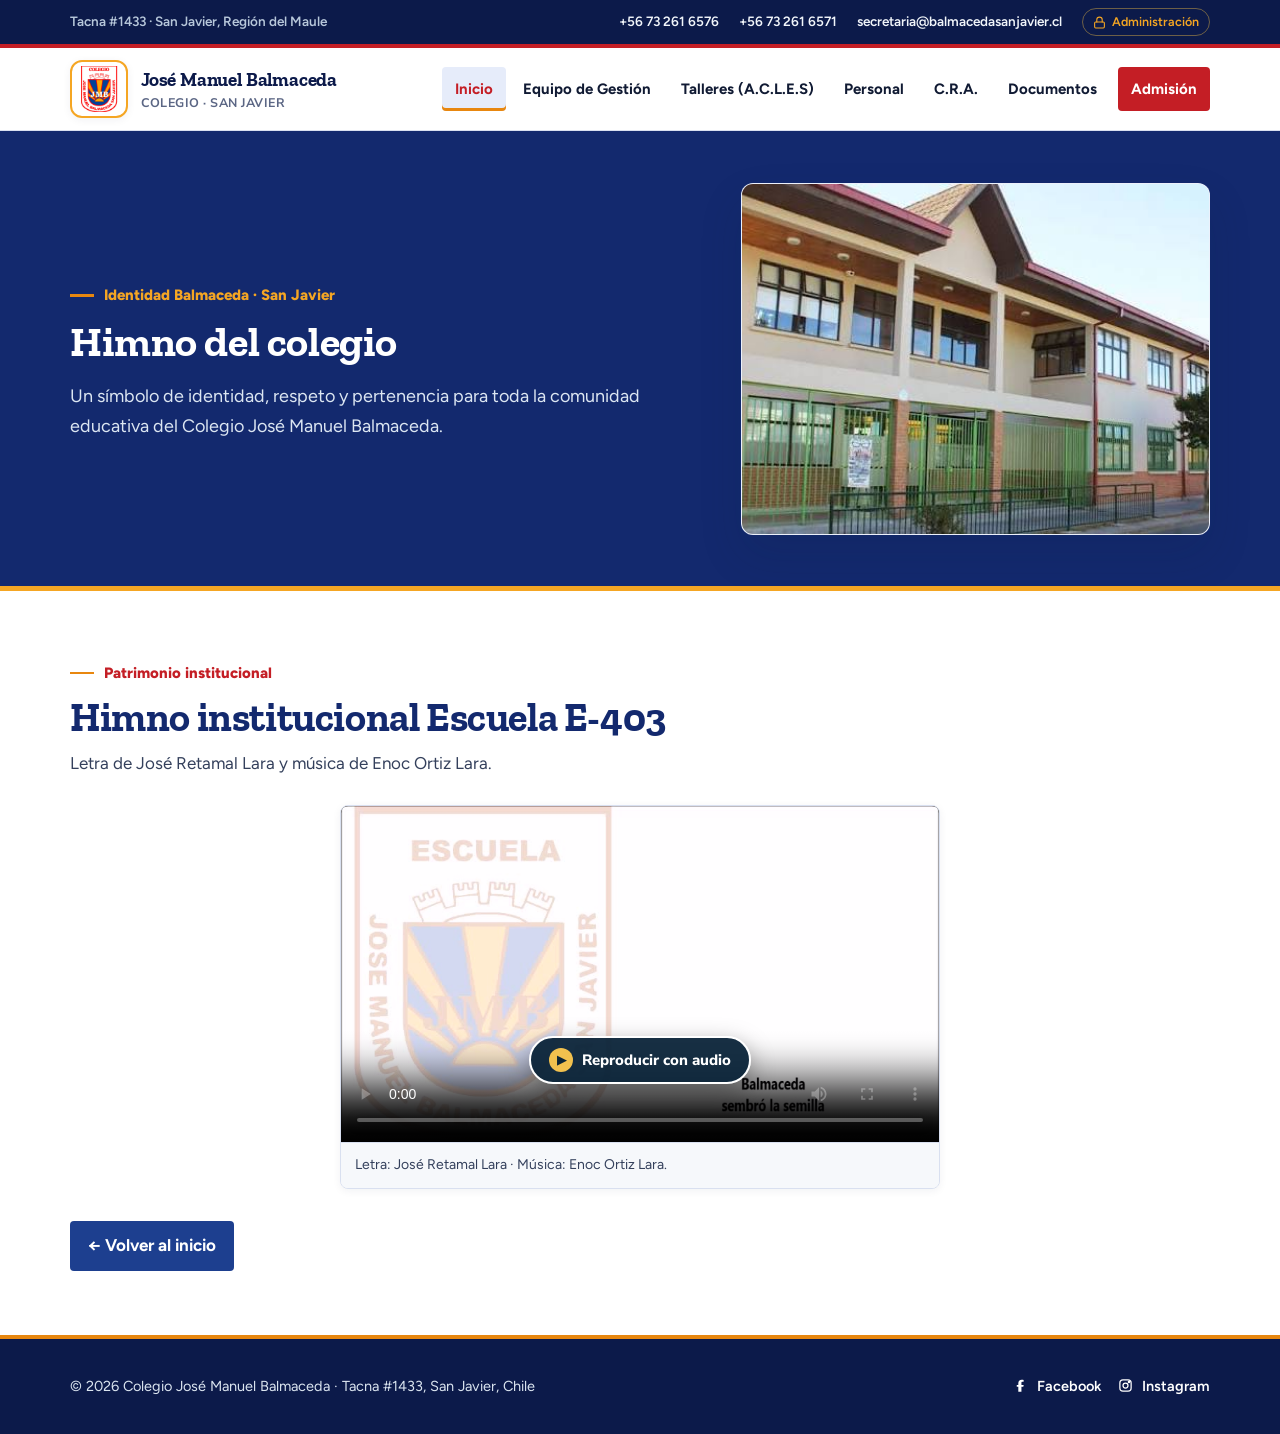
<file: himno.html>
<!doctype html>
<html lang="es">
<head>
  <meta charset="UTF-8">
  <meta name="viewport" content="width=device-width, initial-scale=1.0">
  <meta name="theme-color" content="#0f2640">
  <title>Himno del colegio | Colegio José Manuel Balmaceda</title>
  <link rel="preconnect" href="https://fonts.googleapis.com">
  <link rel="preconnect" href="https://fonts.gstatic.com" crossorigin>
  <link href="https://fonts.googleapis.com/css2?family=Merriweather:wght@700&family=Nunito+Sans:wght@400;600;700;800&display=swap" rel="stylesheet">
  <link rel="stylesheet" href="styles.css">
  <link rel="stylesheet" href="diseno.css">
  <link rel="icon" type="image/jpeg" href="./imagenes/logo.jpeg">
  <link rel="shortcut icon" type="image/jpeg" href="./imagenes/logo.jpeg">
</head>
<body>
  <a class="skip" href="#contenido">Saltar al contenido</a>
  <div class="top">
    <div class="wrap">
      <span class="top-location">Tacna #1433 · San Javier, Región del Maule</span>
      <div class="top-links">
        <a href="tel:+56732616576">+56 73 261 6576</a>
        <a href="tel:+56732616571">+56 73 261 6571</a>
        <a href="mailto:secretaria@balmacedasanjavier.cl">secretaria@balmacedasanjavier.cl</a>
        <a class="top-admin-link" href="admin.html" aria-label="Acceso al modo administrador">
          <svg width="13" height="13" viewBox="0 0 24 24" fill="none" stroke="currentColor" stroke-width="2" stroke-linecap="round" stroke-linejoin="round" aria-hidden="true"><rect x="3" y="11" width="18" height="11" rx="2"/><path d="M7 11V7a5 5 0 0 1 10 0v4"/></svg>
          Administración
        </a>
      </div>
    </div>
  </div>

  <header>
    <div class="wrap">
      <a class="marca" href="index.html#inicio">
        <span class="marca-escudo"><img src="./imagenes/logo.jpeg" alt="Escudo Colegio José Manuel Balmaceda"></span>
        <span>José Manuel Balmaceda<small>Colegio · San Javier</small></span>
      </a>
      <button class="nav-toggle" type="button" aria-expanded="false" aria-controls="menu-principal">
        <svg width="18" height="18" viewBox="0 0 24 24" fill="none" stroke="currentColor" stroke-width="2" stroke-linecap="round" aria-hidden="true"><line x1="3" y1="6" x2="21" y2="6"/><line x1="3" y1="12" x2="21" y2="12"/><line x1="3" y1="18" x2="21" y2="18"/></svg>
        Menú
      </button>
      <nav id="menu-principal" class="site-nav" aria-label="Navegación principal">
        <ul class="menu">
          <li>
            <a href="index.html#inicio" class="activo">Inicio</a>
            <ul class="sub">
              <li><a href="vision-y-mision.html">Visión y misión</a></li>
              <li><a href="conoce-nuestra-escuela.html">Conoce nuestra escuela</a></li>
              <li><a href="himno.html">Himno del colegio</a></li>
            </ul>
          </li>
          <li><a href="Equipo-de-Gestion.html">Equipo de Gestión</a></li>
          <li>
            <a href="talleres.html">Talleres (A.C.L.E.S)</a>
            <ul class="sub">
              <li><a href="taller.html?actividad=canotaje">Canotaje</a></li>
              <li><a href="taller.html?actividad=spelling-bee">Spelling Bee</a></li>
              <li><a href="taller.html?actividad=gimnasia-ritmica">Gimnasia rítmica</a></li>
              <li><a href="taller.html?actividad=escalada">Escalada</a></li>
              <li><a href="taller.html?actividad=folclore">Folclore</a></li>
              <li><a href="taller.html?actividad=robotica">Robótica</a></li>
              <li><a href="taller.html?actividad=orquesta">Orquesta</a></li>
              <li><a href="taller.html?actividad=tenis-de-mesa">Tenis de mesa</a></li>
              <li><a href="taller.html?actividad=patinaje">Patinaje</a></li>
              <li><a href="taller.html?actividad=ajedrez">Ajedrez</a></li>
              <li><a href="taller.html?actividad=voleibol">Voleibol</a></li>
            </ul>
          </li>
          <li><a href="personal.html">Personal</a></li>
          <li><a href="cra.html">C.R.A.</a></li>
          <li><a href="documentos.html">Documentos</a></li>
          <li><a class="destacado" href="https://www.sistemadeadmisionescolar.cl/" target="_blank" rel="noopener">Admisión</a></li>
        </ul>
      </nav>
    </div>
  </header>
  <main id="contenido">
    <section class="hero-subpage">
      <div class="wrap">
        <div>
          <span class="section-kicker">Identidad Balmaceda · San Javier</span>
          <h1>Himno del colegio</h1>
          <p>Un símbolo de identidad, respeto y pertenencia para toda la comunidad educativa del Colegio José Manuel Balmaceda.</p>
        </div>
        <figure class="hero-frame"><img src="./imagenes/escuela.png" alt="Colegio José Manuel Balmaceda"></figure>
      </div>
    </section>

    <section>
      <div class="wrap">
        <div class="section-head">
          <span class="section-kicker">Patrimonio institucional</span>
          <h2>Himno institucional Escuela E-403</h2>
          <p class="section-lead">Letra de José Retamal Lara y música de Enoc Ortiz Lara.</p>
        </div>
        <div class="gallery gallery--single" aria-label="Video del himno del colegio">
          <figure class="photo hymn-sheet">
            <div class="hymn-player">
              <video id="hymn-video" controls playsinline preload="auto" poster="./himno/himno-poster.jpg" aria-label="Himno de la Escuela E-403">
                <source src="./himno/himnoreal.mp4" type="video/mp4">
                Tu navegador no puede reproducir este video.
              </video>
              <button id="hymn-play" class="hymn-play" type="button" aria-label="Reproducir el himno con audio">
                <span aria-hidden="true">▶</span>
                Reproducir con audio
              </button>
            </div>
            <figcaption>Letra: José Retamal Lara · Música: Enoc Ortiz Lara.</figcaption>
          </figure>
        </div>
        <a class="back" href="index.html#inicio">← Volver al inicio</a>
      </div>
    </section>
  </main>
  <footer>
    <div class="wrap">
      <span>© 2026 Colegio José Manuel Balmaceda · Tacna #1433, San Javier, Chile</span>
      <div class="footer-links">
        <a href="https://web.facebook.com/ProduccionJMB/?_rdc=1&amp;_rdr" target="_blank" rel="noopener" aria-label="Facebook oficial del colegio">
          <svg width="15" height="15" viewBox="0 0 24 24" fill="currentColor" aria-hidden="true" style="vertical-align:-2px;margin-right:5px"><path d="M13.5 22v-8h3l.6-3h-3.6V7.5c0-.9.3-1.5 1.6-1.5H17V3.1c-.4-.1-1.7-.2-3.2-.2-3.2 0-5.3 1.9-5.3 5.5V11H6v3h2.5v8h5z"/></svg>
          Facebook
        </a>
        <a href="https://www.instagram.com/balmaceda403san_javier/" target="_blank" rel="noopener" aria-label="Instagram oficial del colegio">
          <svg width="15" height="15" viewBox="0 0 24 24" fill="none" stroke="currentColor" stroke-width="2" stroke-linecap="round" stroke-linejoin="round" aria-hidden="true" style="vertical-align:-2px;margin-right:5px"><rect x="3" y="3" width="18" height="18" rx="5"/><circle cx="12" cy="12" r="4"/><circle cx="17.5" cy="6.5" r="1"/></svg>
          Instagram
        </a>
      </div>
    </div>
  </footer>
  <script src="app.js"></script>
  <script>
    (() => {
      const video = document.getElementById('hymn-video');
      const playButton = document.getElementById('hymn-play');
      const player = video?.closest('.hymn-player');
      if (!video || !playButton || !player) return;

      // El himno debe reproducirse con audio por defecto.
      video.muted = false;
      video.volume = 1;

      const playWithAudio = async () => {
        video.muted = false;
        video.volume = 1;
        try {
          await video.play();
          player.classList.add('is-playing');
        } catch (error) {
          console.error('No se pudo reproducir el himno:', error);
          alert('No se pudo reproducir el himno. Asegúrate de darle clic al botón de reproducción.');
        }
      };

      playButton.addEventListener('click', playWithAudio);

      // También se puede dar clic directamente sobre el video para reproducirlo.
      video.addEventListener('click', () => {
        if (video.paused) playWithAudio();
      });

      video.addEventListener('play', () => player.classList.add('is-playing'));

      video.addEventListener('pause', () => {
        if (video.currentTime === 0) player.classList.remove('is-playing');
      });

      video.addEventListener('ended', () => player.classList.remove('is-playing'));

      video.addEventListener('error', () => {
        console.error('Error de video:', video.error);
      });
    })();
  </script>
</body>
</html>
</file>
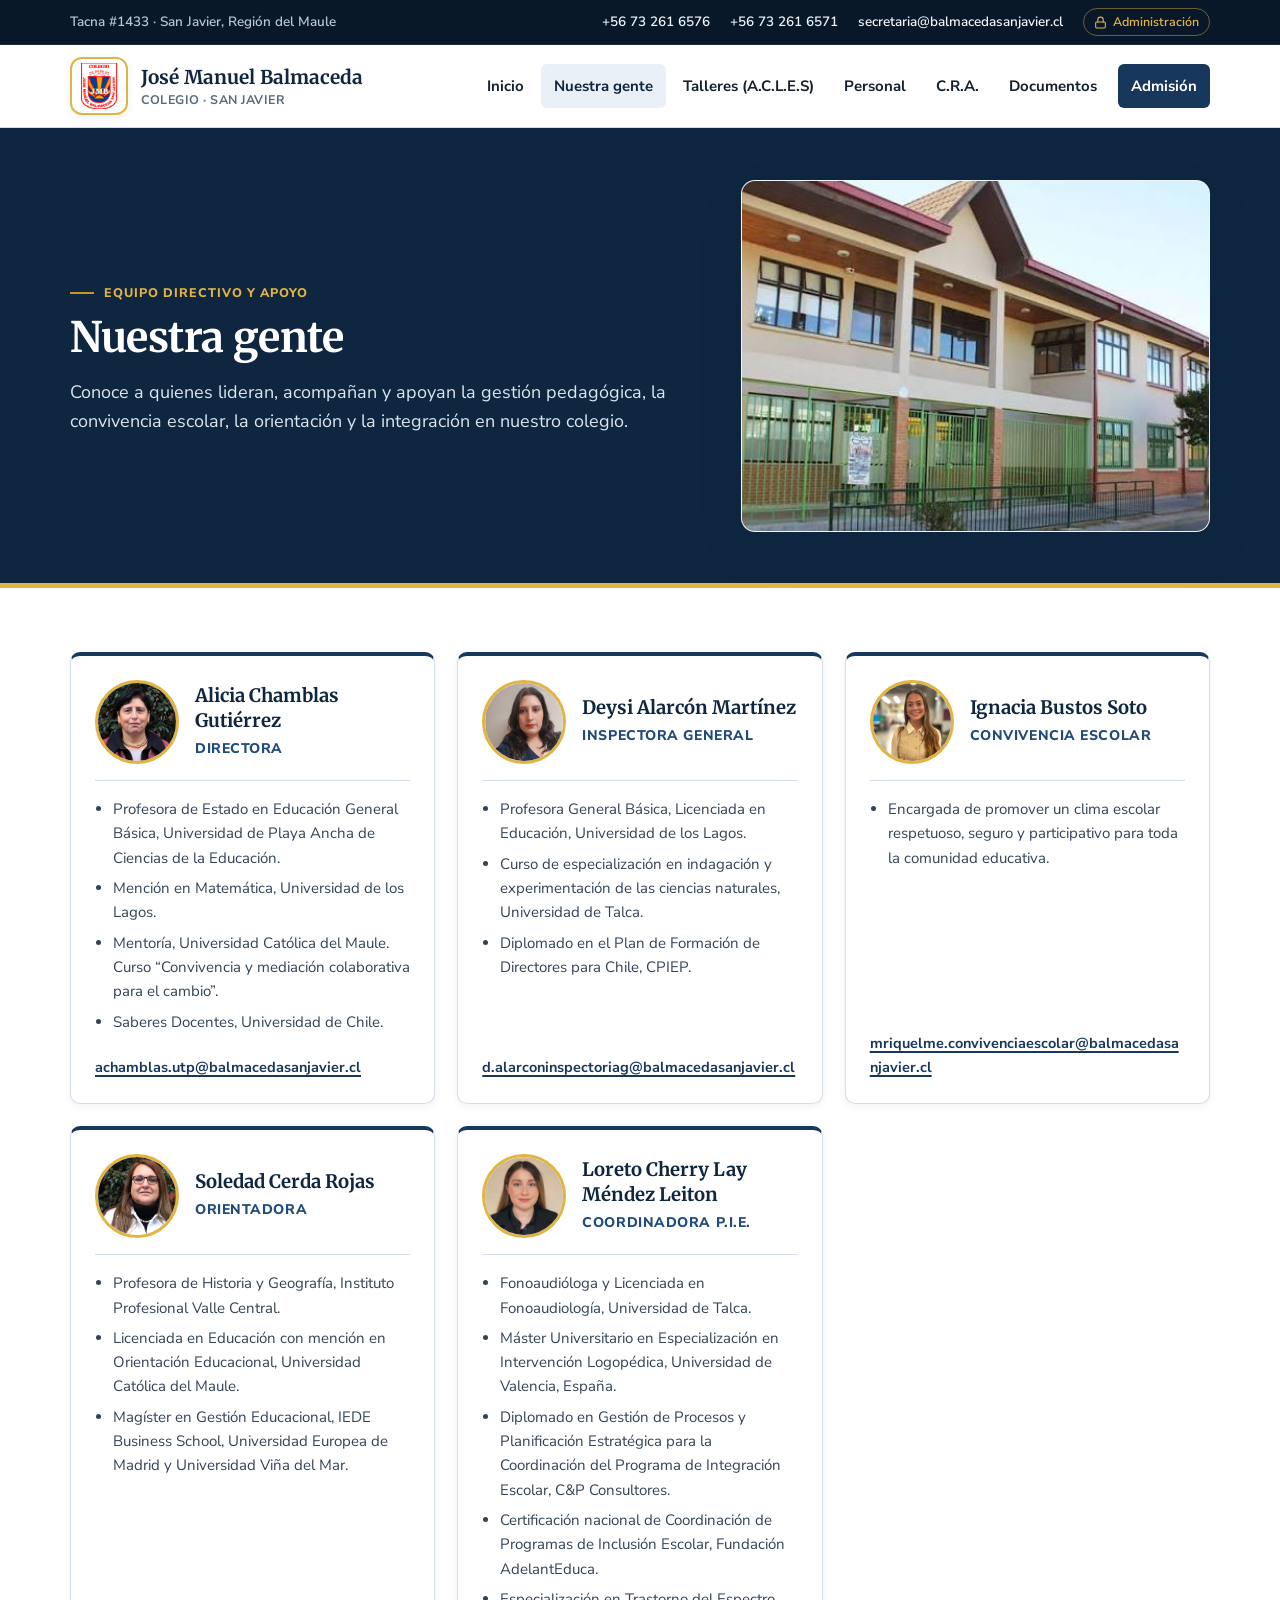
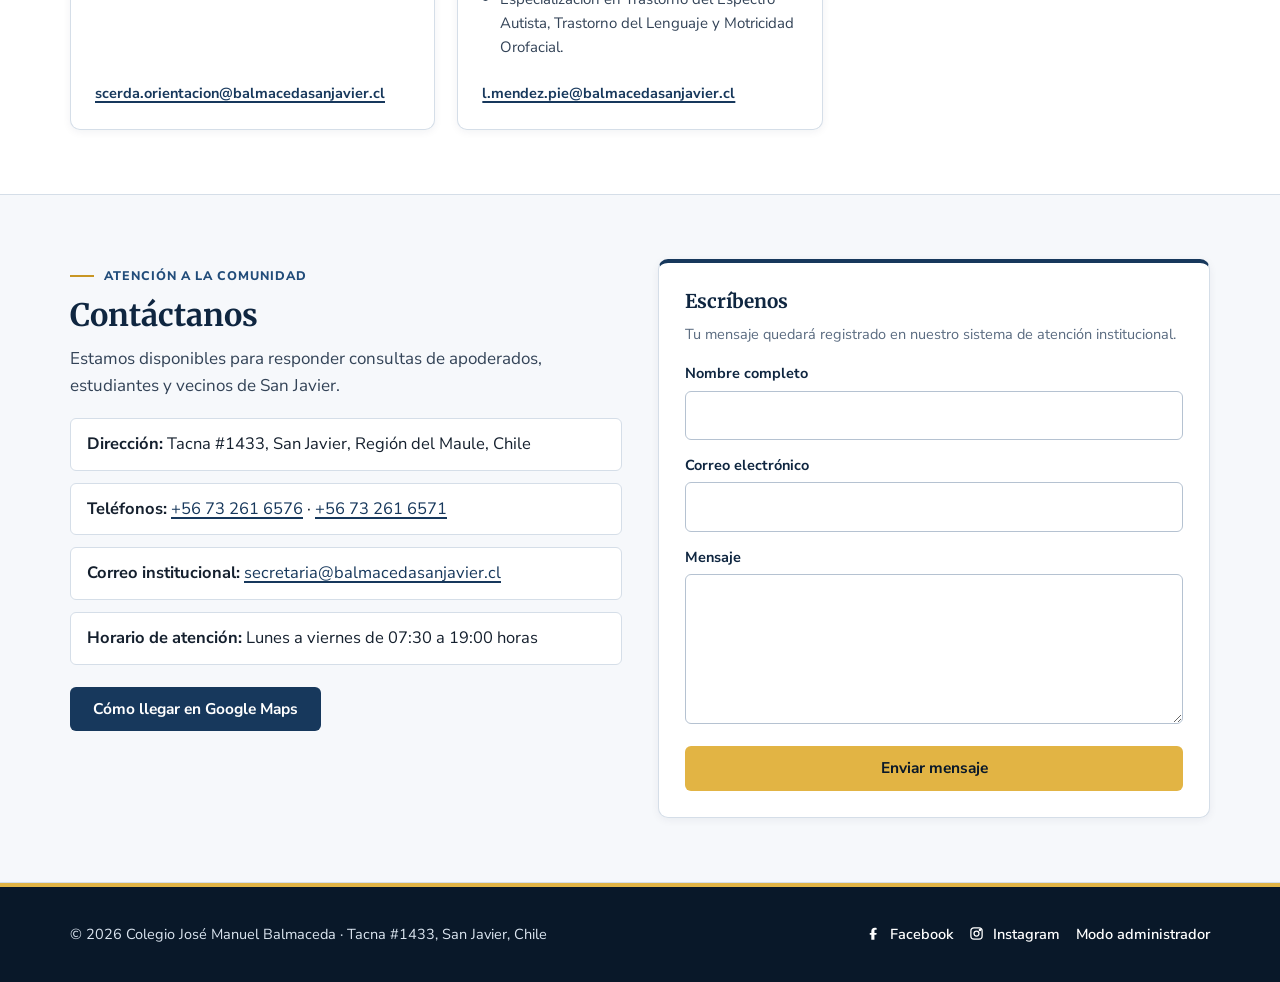
<file: nuestra-gente.html>
<!doctype html>
<html lang="es">
<head>
  <meta charset="UTF-8">
  <meta name="viewport" content="width=device-width, initial-scale=1.0">
  <meta name="theme-color" content="#0f2640">
  <title>Equipo de Gestión | Colegio José Manuel Balmaceda</title>
  <link rel="preconnect" href="https://fonts.googleapis.com">
  <link rel="preconnect" href="https://fonts.gstatic.com" crossorigin>
  <link href="https://fonts.googleapis.com/css2?family=Merriweather:wght@700&family=Nunito+Sans:wght@400;600;700;800&display=swap" rel="stylesheet">
  <link rel="stylesheet" href="styles.css">
</head>
<body>
  <a class="skip" href="#contenido">Saltar al contenido</a>
  <div class="top">
    <div class="wrap">
      <span class="top-location">Tacna #1433 · San Javier, Región del Maule</span>
      <div class="top-links">
        <a href="tel:+56732616576">+56 73 261 6576</a>
        <a href="tel:+56732616571">+56 73 261 6571</a>
        <a href="mailto:secretaria@balmacedasanjavier.cl">secretaria@balmacedasanjavier.cl</a>
        <a class="top-admin-link" href="admin.html" aria-label="Acceso al modo administrador">
          <svg width="13" height="13" viewBox="0 0 24 24" fill="none" stroke="currentColor" stroke-width="2" stroke-linecap="round" stroke-linejoin="round" aria-hidden="true"><rect x="3" y="11" width="18" height="11" rx="2"/><path d="M7 11V7a5 5 0 0 1 10 0v4"/></svg>
          Administración
        </a>
      </div>
    </div>
  </div>

  <header>
    <div class="wrap">
      <a class="marca" href="index.html#inicio">
        <span class="marca-escudo"><img src="./imagenes/logo.jpeg" alt="Escudo Colegio José Manuel Balmaceda"></span>
        <span>José Manuel Balmaceda<small>Colegio · San Javier</small></span>
      </a>
      <button class="nav-toggle" type="button" aria-expanded="false" aria-controls="menu-principal">
        <svg width="18" height="18" viewBox="0 0 24 24" fill="none" stroke="currentColor" stroke-width="2" stroke-linecap="round" aria-hidden="true"><line x1="3" y1="6" x2="21" y2="6"/><line x1="3" y1="12" x2="21" y2="12"/><line x1="3" y1="18" x2="21" y2="18"/></svg>
        Menú
      </button>
      <nav id="menu-principal" class="site-nav" aria-label="Navegación principal">
        <ul class="menu">
          <li>
            <a href="index.html#inicio">Inicio</a>
            <ul class="sub">
              <li><a href="vision-y-mision.html">Visión y misión</a></li>
              <li><a href="conoce-nuestra-escuela.html">Conoce nuestra escuela</a></li>
              <li><a href="himno.html">Himno del colegio</a></li>
            </ul>
          </li>
          <li><a href="nuestra-gente.html" class="activo">Nuestra gente</a></li>
          <li>
            <a href="talleres.html">Talleres (A.C.L.E.S)</a>
            <ul class="sub">
              <li><a href="taller.html?actividad=canotaje">Canotaje</a></li>
              <li><a href="taller.html?actividad=spelling-bee">Spelling Bee</a></li>
              <li><a href="taller.html?actividad=gimnasia-ritmica">Gimnasia rítmica</a></li>
              <li><a href="taller.html?actividad=escalada">Escalada</a></li>
              <li><a href="taller.html?actividad=folclore">Folclore</a></li>
              <li><a href="taller.html?actividad=robotica">Robótica</a></li>
              <li><a href="taller.html?actividad=orquesta">Orquesta</a></li>
              <li><a href="taller.html?actividad=tenis-de-mesa">Tenis de mesa</a></li>
              <li><a href="taller.html?actividad=patinaje">Patinaje</a></li>
              <li><a href="taller.html?actividad=ajedrez">Ajedrez</a></li>
              <li><a href="taller.html?actividad=voleibol">Voleibol</a></li>
            </ul>
          </li>
          <li><a href="personal.html">Personal</a></li>
          <li><a href="cra.html">C.R.A.</a></li>
          <li><a href="documentos.html">Documentos</a></li>
          <li><a class="destacado" href="https://www.sistemadeadmisionescolar.cl/" target="_blank" rel="noopener">Admisión</a></li>
        </ul>
      </nav>
    </div>
  </header>
  <main id="contenido">
    <section class="hero-subpage">
      <div class="wrap">
        <div>
          <span class="section-kicker">Equipo directivo y apoyo</span>
          <h1>Nuestra gente</h1>
          <p>Conoce a quienes lideran, acompañan y apoyan la gestión pedagógica, la convivencia escolar, la orientación y la integración en nuestro colegio.</p>
        </div>
        <figure class="hero-frame"><img src="./imagenes/escuela.png" alt="Colegio José Manuel Balmaceda"></figure>
      </div>
    </section>

    <section>
      <div class="wrap">
        <div class="staff-grid">
          <article class="staff-card">
            <div class="staff-header">
              <img class="staff-avatar" src="./imagenes/directora.png" alt="Alicia Chamblas Gutiérrez">
              <div>
                <h3>Alicia Chamblas Gutiérrez</h3>
                <p class="staff-role">Directora</p>
              </div>
            </div>
            <ul>
              <li>Profesora de Estado en Educación General Básica, Universidad de Playa Ancha de Ciencias de la Educación.</li>
              <li>Mención en Matemática, Universidad de los Lagos.</li>
              <li>Mentoría, Universidad Católica del Maule. Curso “Convivencia y mediación colaborativa para el cambio”.</li>
              <li>Saberes Docentes, Universidad de Chile.</li>
            </ul>
            <a class="staff-email" href="mailto:achamblas.utp@balmacedasanjavier.cl">achamblas.utp@balmacedasanjavier.cl</a>
          </article>

          <article class="staff-card">
            <div class="staff-header">
              <img class="staff-avatar" src="./imagenes/inspectora.png" alt="Deysi Alarcón Martínez">
              <div>
                <h3>Deysi Alarcón Martínez</h3>
                <p class="staff-role">Inspectora General</p>
              </div>
            </div>
            <ul>
              <li>Profesora General Básica, Licenciada en Educación, Universidad de los Lagos.</li>
              <li>Curso de especialización en indagación y experimentación de las ciencias naturales, Universidad de Talca.</li>
              <li>Diplomado en el Plan de Formación de Directores para Chile, CPIEP.</li>
            </ul>
            <a class="staff-email" href="mailto:d.alarconinspectoriag@balmacedasanjavier.cl">d.alarconinspectoriag@balmacedasanjavier.cl</a>
          </article>

          <article class="staff-card">
            <div class="staff-header">
              <img class="staff-avatar" src="./imagenes/convivencia.png" alt="Ignacia Bustos Soto">
              <div>
                <h3>Ignacia Bustos Soto</h3>
                <p class="staff-role">Convivencia Escolar</p>
              </div>
            </div>
            <ul>
              <li>Encargada de promover un clima escolar respetuoso, seguro y participativo para toda la comunidad educativa.</li>
            </ul>
            <a class="staff-email" href="mailto:mriquelme.convivenciaescolar@balmacedasanjavier.cl">mriquelme.convivenciaescolar@balmacedasanjavier.cl</a>
          </article>

          <article class="staff-card">
            <div class="staff-header">
              <img class="staff-avatar" src="./imagenes/orientadora.png" alt="Soledad Cerda Rojas">
              <div>
                <h3>Soledad Cerda Rojas</h3>
                <p class="staff-role">Orientadora</p>
              </div>
            </div>
            <ul>
              <li>Profesora de Historia y Geografía, Instituto Profesional Valle Central.</li>
              <li>Licenciada en Educación con mención en Orientación Educacional, Universidad Católica del Maule.</li>
              <li>Magíster en Gestión Educacional, IEDE Business School, Universidad Europea de Madrid y Universidad Viña del Mar.</li>
            </ul>
            <a class="staff-email" href="mailto:scerda.orientacion@balmacedasanjavier.cl">scerda.orientacion@balmacedasanjavier.cl</a>
          </article>

          <article class="staff-card">
            <div class="staff-header">
              <img class="staff-avatar" src="./imagenes/cordinadora.png" alt="Loreto Cherry Lay Méndez Leiton">
              <div>
                <h3>Loreto Cherry Lay Méndez Leiton</h3>
                <p class="staff-role">Coordinadora P.I.E.</p>
              </div>
            </div>
            <ul>
              <li>Fonoaudióloga y Licenciada en Fonoaudiología, Universidad de Talca.</li>
              <li>Máster Universitario en Especialización en Intervención Logopédica, Universidad de Valencia, España.</li>
              <li>Diplomado en Gestión de Procesos y Planificación Estratégica para la Coordinación del Programa de Integración Escolar, C&amp;P Consultores.</li>
              <li>Certificación nacional de Coordinación de Programas de Inclusión Escolar, Fundación AdelantEduca.</li>
              <li>Especialización en Trastorno del Espectro Autista, Trastorno del Lenguaje y Motricidad Orofacial.</li>
            </ul>
            <a class="staff-email" href="mailto:l.mendez.pie@balmacedasanjavier.cl">l.mendez.pie@balmacedasanjavier.cl</a>
          </article>
        </div>
      </div>
    </section>

    <section id="contacto" class="alt">
      <div class="wrap contact-grid">
        <div>
          <span class="section-kicker">Atención a la comunidad</span>
          <h2>Contáctanos</h2>
          <p class="section-lead">Estamos disponibles para responder consultas de apoderados, estudiantes y vecinos de San Javier.</p>
          <ul class="contact-info-list">
            <li><strong>Dirección:</strong> Tacna #1433, San Javier, Región del Maule, Chile</li>
            <li><strong>Teléfonos:</strong> <a href="tel:+56732616576">+56 73 261 6576</a> · <a href="tel:+56732616571">+56 73 261 6571</a></li>
            <li><strong>Correo institucional:</strong> <a href="mailto:secretaria@balmacedasanjavier.cl">secretaria@balmacedasanjavier.cl</a></li>
            <li><strong>Horario de atención:</strong> Lunes a viernes de 07:30 a 19:00 horas</li>
          </ul>
          <a class="btn btn-primario" href="https://www.google.com/maps/search/?api=1&amp;query=Tacna+1433+San+Javier+Chile" target="_blank" rel="noopener">Cómo llegar en Google Maps</a>
        </div>
        <div class="contact-form-card">
          <h3>Escríbenos</h3>
          <p style="margin:0 0 16px;font-size:14.5px;color:var(--ink-500);">Tu mensaje quedará registrado en nuestro sistema de atención institucional.</p>
          <form class="js-contact-form" data-origen="Nuestra gente">
            <div class="form-group">
              <label for="nombre">Nombre completo</label>
              <input id="nombre" name="nombre" type="text" maxlength="120" required autocomplete="name">
            </div>
            <div class="form-group">
              <label for="correo">Correo electrónico</label>
              <input id="correo" name="correo" type="email" maxlength="160" required autocomplete="email">
            </div>
            <div class="form-group">
              <label for="mensaje">Mensaje</label>
              <textarea id="mensaje" name="mensaje" rows="5" maxlength="4000" required></textarea>
            </div>
            <div class="form-status" role="status" aria-live="polite" hidden></div>
            <button class="btn btn-acento" type="submit">Enviar mensaje</button>
          </form>
        </div>
      </div>
    </section>
  </main>
  <footer>
    <div class="wrap">
      <span>© 2026 Colegio José Manuel Balmaceda · Tacna #1433, San Javier, Chile</span>
      <div class="footer-links">
        <a href="https://web.facebook.com/ProduccionJMB/?_rdc=1&amp;_rdr" target="_blank" rel="noopener" aria-label="Facebook oficial del colegio">
          <svg width="15" height="15" viewBox="0 0 24 24" fill="currentColor" aria-hidden="true" style="vertical-align:-2px;margin-right:5px"><path d="M13.5 22v-8h3l.6-3h-3.6V7.5c0-.9.3-1.5 1.6-1.5H17V3.1c-.4-.1-1.7-.2-3.2-.2-3.2 0-5.3 1.9-5.3 5.5V11H6v3h2.5v8h5z"/></svg>
          Facebook
        </a>
        <a href="https://www.instagram.com/balmaceda403san_javier/" target="_blank" rel="noopener" aria-label="Instagram oficial del colegio">
          <svg width="15" height="15" viewBox="0 0 24 24" fill="none" stroke="currentColor" stroke-width="2" stroke-linecap="round" stroke-linejoin="round" aria-hidden="true" style="vertical-align:-2px;margin-right:5px"><rect x="3" y="3" width="18" height="18" rx="5"/><circle cx="12" cy="12" r="4"/><circle cx="17.5" cy="6.5" r="1"/></svg>
          Instagram
        </a>
        <a href="admin.html">Modo administrador</a>
      </div>
    </div>
  </footer>
  <script src="app.js"></script>
</body>
</html>
</file>
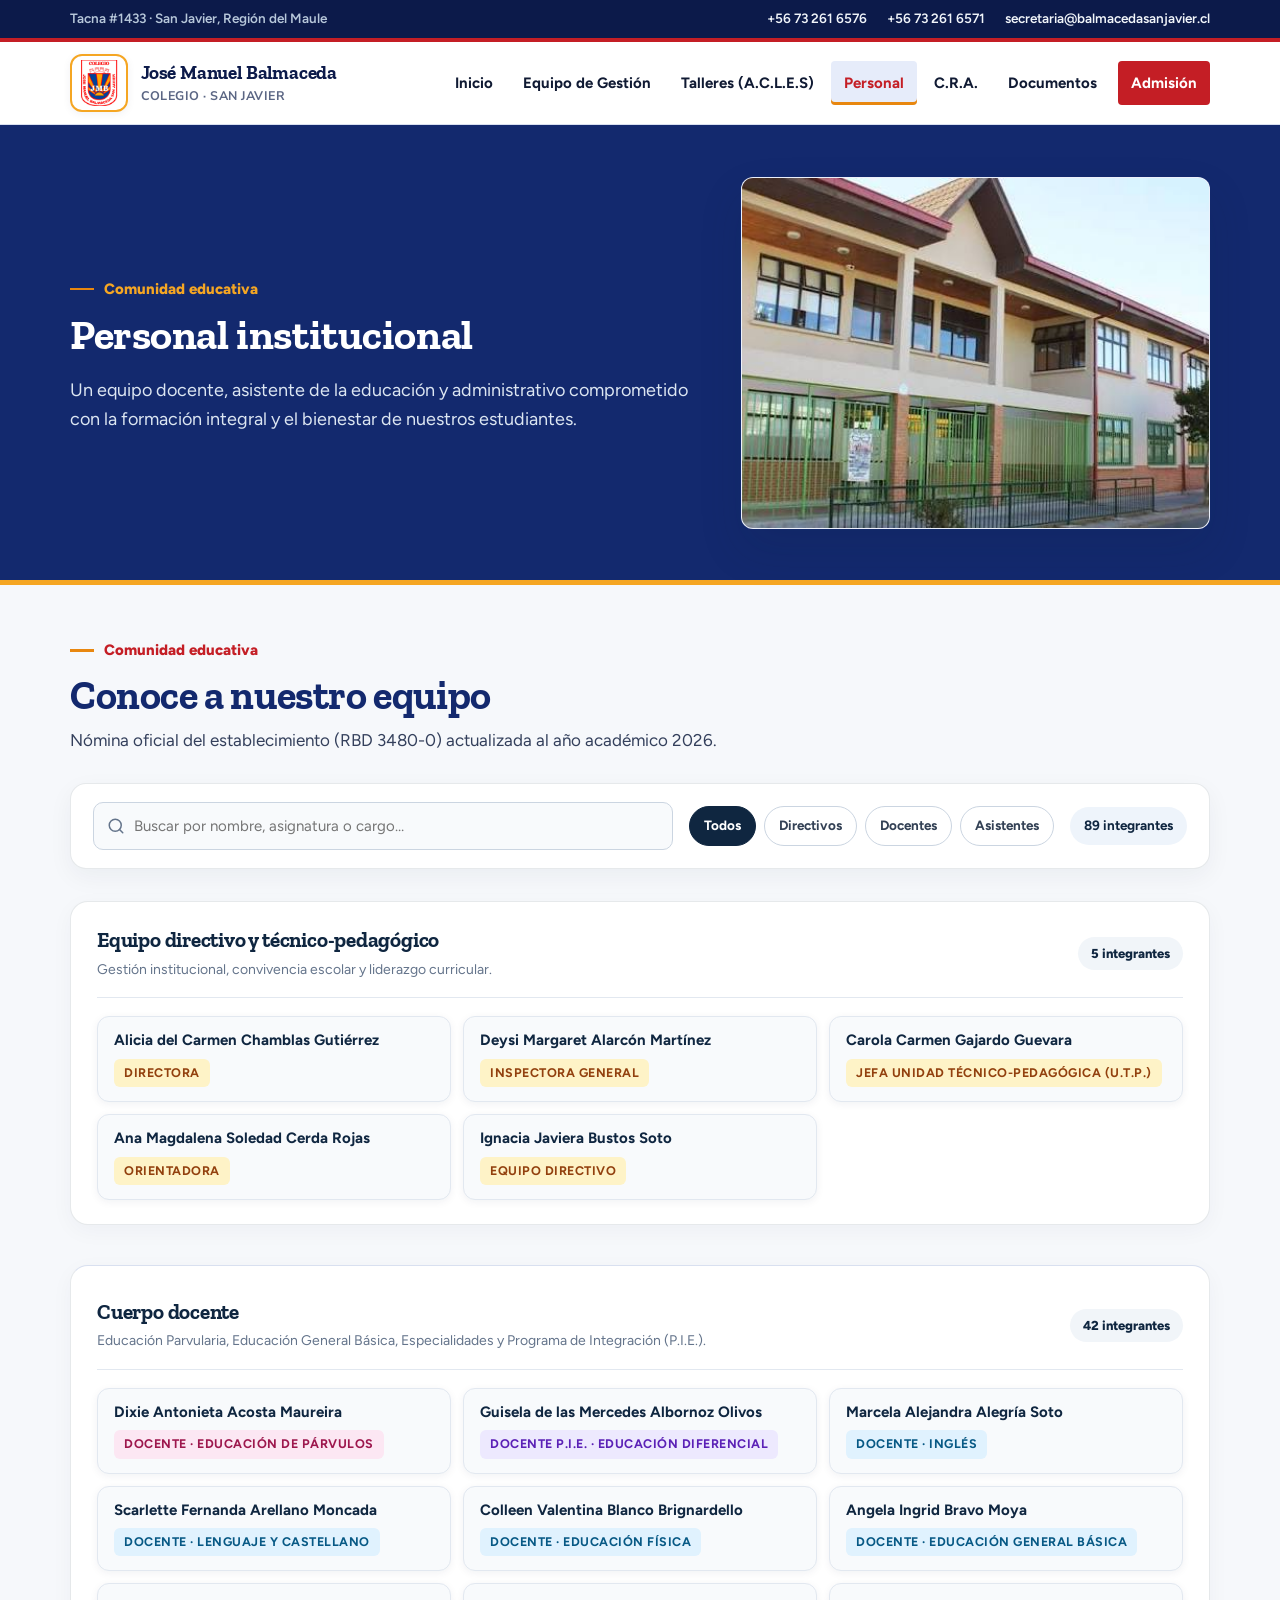
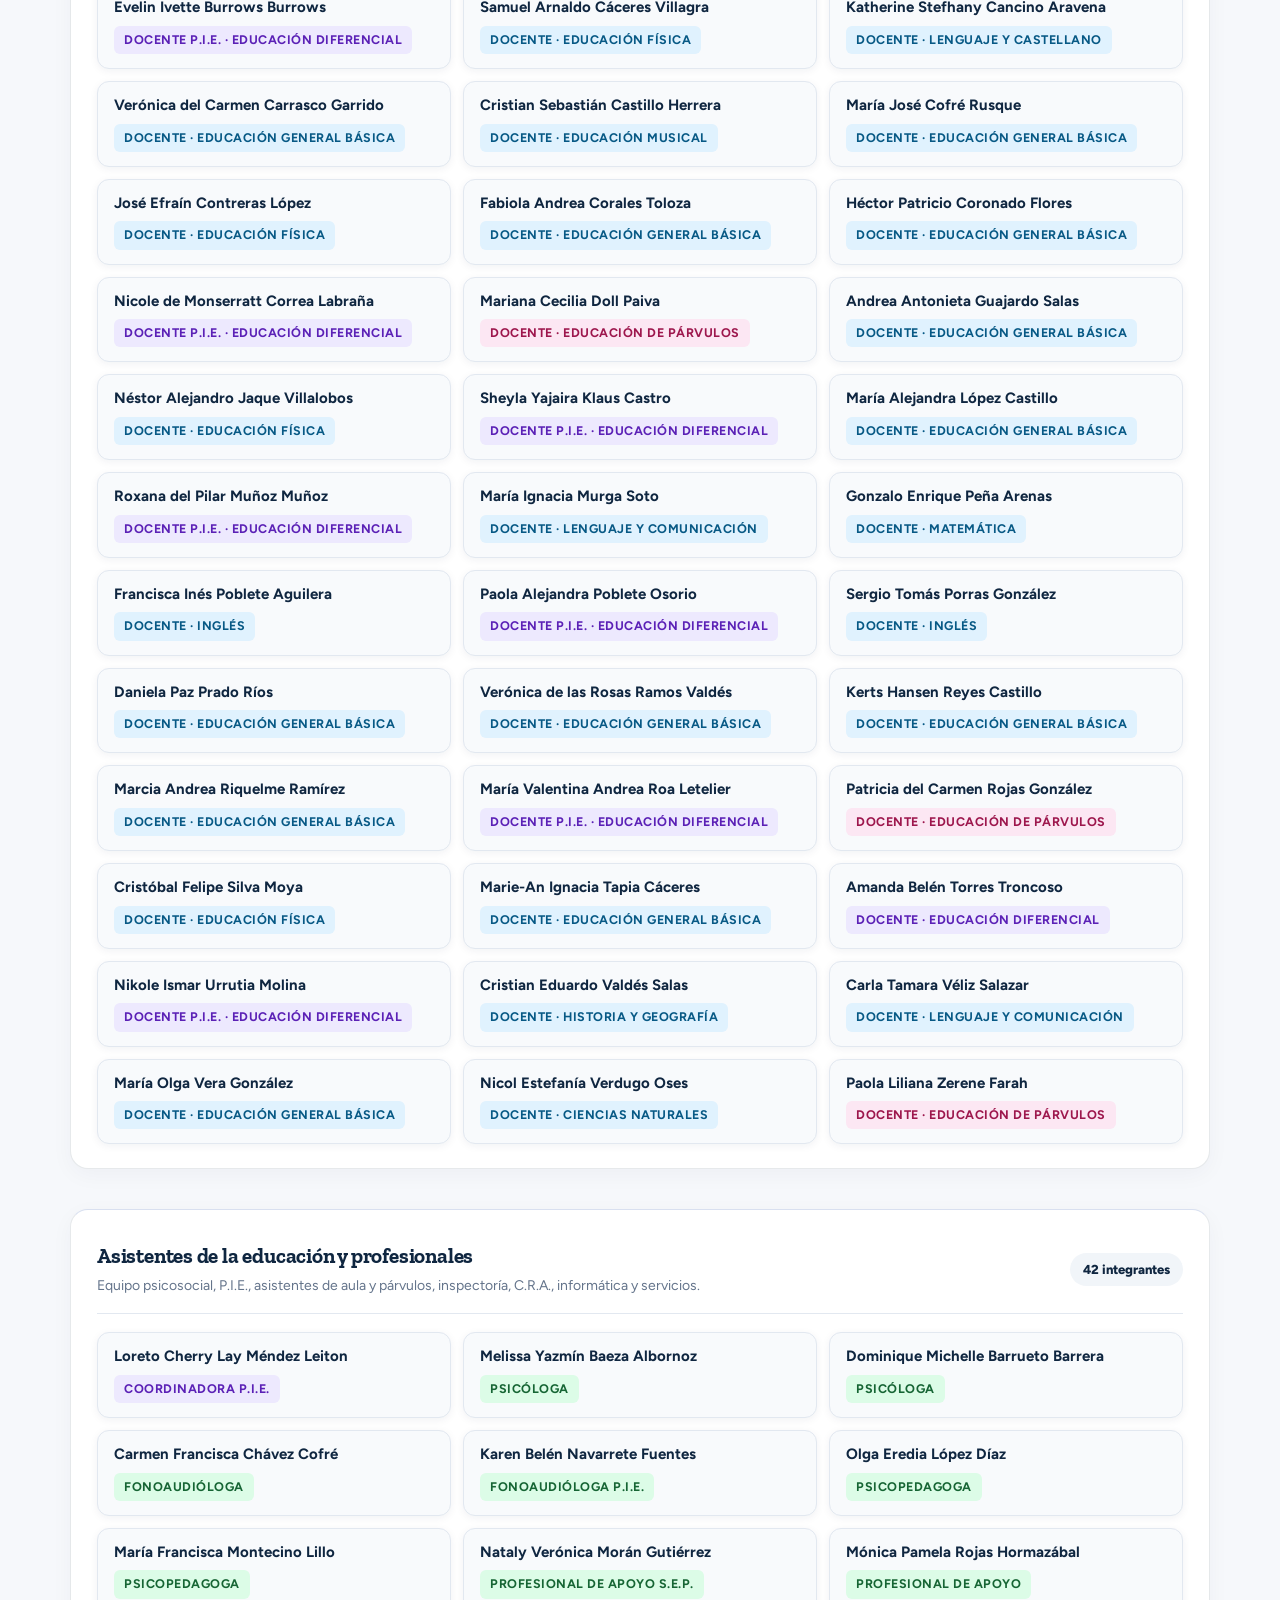
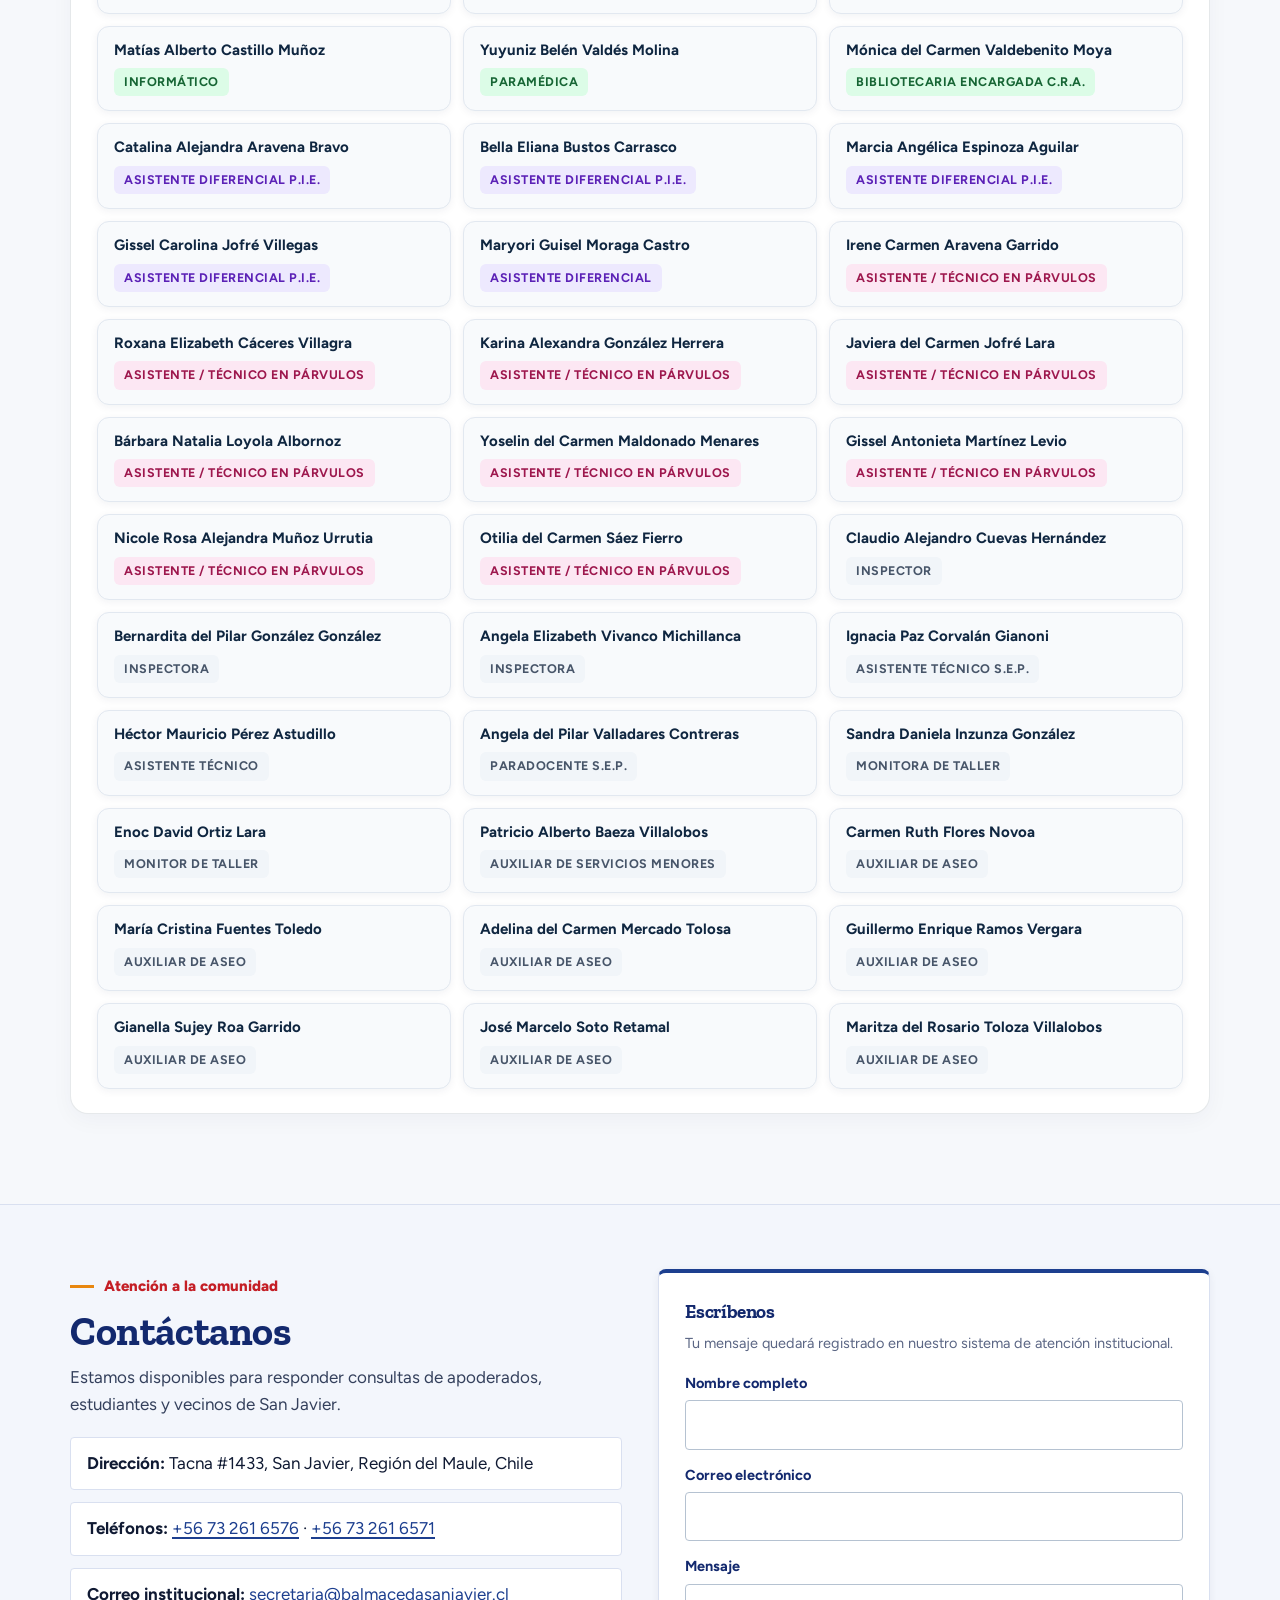
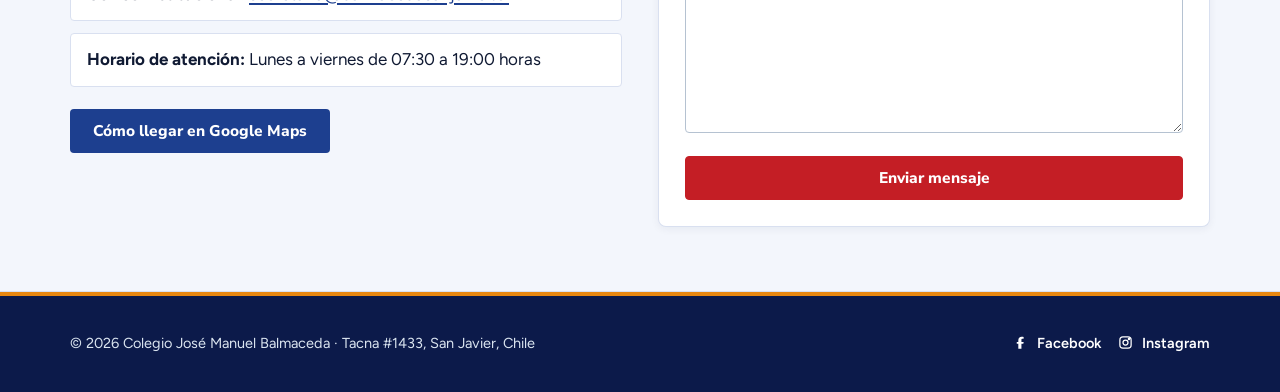
<file: personal.html>
<!doctype html>
<html lang="es">
<head>
  <meta charset="UTF-8">
  <meta name="viewport" content="width=device-width, initial-scale=1.0">
  <meta name="theme-color" content="#0f2640">
  <title>Personal | Colegio José Manuel Balmaceda</title>
  <link rel="preconnect" href="https://fonts.googleapis.com">
  <link rel="preconnect" href="https://fonts.gstatic.com" crossorigin>
  <link href="https://fonts.googleapis.com/css2?family=Merriweather:wght@700&family=Nunito+Sans:wght@400;600;700;800&display=swap" rel="stylesheet">
  <link rel="stylesheet" href="styles.css">
  <link rel="stylesheet" href="diseno.css">
  <link rel="icon" type="image/jpeg" href="./imagenes/logo.jpeg">
  <link rel="shortcut icon" type="image/jpeg" href="./imagenes/logo.jpeg">
  <style>
    /* Mejoras visuales exclusivas para el apartado de Personal */
    #equipo.directory {
      padding-top: 48px;
      padding-bottom: 64px;
    }

    .directory-toolbar {
      display: flex;
      flex-wrap: wrap;
      align-items: center;
      justify-content: space-between;
      gap: 16px;
      background: #ffffff;
      border: 1px solid rgba(15, 38, 64, 0.1);
      border-radius: 16px;
      padding: 18px 22px;
      margin: 28px 0 32px;
      box-shadow: 0 8px 24px rgba(15, 38, 64, 0.05);
    }

    .directory-search-box {
      position: relative;
      flex: 1 1 280px;
      display: flex;
      align-items: center;
    }

    .directory-search-box svg {
      position: absolute;
      left: 14px;
      color: #64748b;
      pointer-events: none;
    }

    .directory-search-box input {
      width: 100%;
      padding: 11px 14px 11px 40px;
      border: 1.5px solid #cbd5e1;
      border-radius: 10px;
      font: inherit;
      font-size: 15px;
      color: #0f2640;
      background: #f8fafc;
      transition: border-color 0.2s, background 0.2s, box-shadow 0.2s;
    }

    .directory-search-box input:focus {
      outline: none;
      border-color: #0f2640;
      background: #ffffff;
      box-shadow: 0 0 0 3px rgba(15, 38, 64, 0.1);
    }

    .directory-filters {
      display: flex;
      flex-wrap: wrap;
      align-items: center;
      gap: 8px;
    }

    .filter-pill {
      border: 1.5px solid #cbd5e1;
      background: #ffffff;
      color: #334155;
      font: inherit;
      font-size: 13.5px;
      font-weight: 700;
      padding: 8px 14px;
      border-radius: 999px;
      cursor: pointer;
      transition: all 0.18s ease;
    }

    .filter-pill:hover {
      border-color: #0f2640;
      color: #0f2640;
    }

    .filter-pill.is-active {
      background: #0f2640;
      border-color: #0f2640;
      color: #ffffff;
    }

    .directory-counter-pill {
      font-size: 13.5px;
      font-weight: 700;
      color: #0f2640;
      background: #eef4fb;
      padding: 8px 14px;
      border-radius: 999px;
      white-space: nowrap;
    }

    /* Bloques de nómina */
    .directory-section {
      background: #ffffff;
      border: 1px solid rgba(15, 38, 64, 0.1);
      border-radius: 18px;
      padding: 24px 26px;
      margin-bottom: 26px;
      box-shadow: 0 6px 22px rgba(15, 38, 64, 0.04);
    }

    .directory-section-header {
      display: flex;
      flex-wrap: wrap;
      align-items: center;
      justify-content: space-between;
      gap: 12px;
      padding-bottom: 16px;
      margin-bottom: 18px;
      border-bottom: 1px solid #e2e8f0;
    }

    .directory-section-header h3 {
      margin: 0;
      font-size: 21px;
      color: #0f2640;
    }

    .directory-section-header p {
      margin: 4px 0 0;
      font-size: 14px;
      color: #64748b;
    }

    .directory-count {
      font-size: 13px;
      font-weight: 800;
      color: #0f2640;
      background: #f1f5f9;
      padding: 6px 13px;
      border-radius: 999px;
    }

    /* Grilla limpia de tarjetas de personal */
    .staff-cards-grid {
      display: grid;
      grid-template-columns: repeat(auto-fill, minmax(275px, 1fr));
      gap: 12px;
    }

    .staff-card {
      display: flex;
      flex-direction: column;
      justify-content: space-between;
      gap: 8px;
      padding: 14px 16px;
      border-radius: 12px;
      background: #f8fafc;
      border: 1px solid #e2e8f0;
      transition: transform 0.15s ease, border-color 0.15s ease, background 0.15s ease;
    }

    .staff-card:hover {
      background: #ffffff;
      border-color: #94a3b8;
      transform: translateY(-1px);
    }

    .staff-card[hidden] {
      display: none !important;
    }

    .staff-name {
      font-size: 15px;
      font-weight: 700;
      color: #0f2640;
      line-height: 1.3;
    }

    .staff-role {
      align-self: flex-start;
      font-size: 12.5px;
      font-weight: 700;
      padding: 4px 10px;
      border-radius: 6px;
      background: #e2e8f0;
      color: #334155;
    }

    .staff-role.role-directivo {
      background: #fef3c7;
      color: #92400e;
    }

    .staff-role.role-docente {
      background: #e0f2fe;
      color: #075985;
    }

    .staff-role.role-pie {
      background: #ede9fe;
      color: #5b21b6;
    }

    .staff-role.role-profesional {
      background: #dcfce7;
      color: #166534;
    }

    .staff-role.role-parvulos {
      background: #fce7f3;
      color: #9d174d;
    }

    .staff-role.role-apoyo {
      background: #f1f5f9;
      color: #475569;
    }

    .directory-empty {
      text-align: center;
      padding: 28px 16px;
      color: #64748b;
      font-size: 15px;
      margin: 0;
    }

    @media (max-width: 640px) {
      .directory-section {
        padding: 18px 16px;
      }
      .staff-cards-grid {
        grid-template-columns: 1fr;
      }
    }
  </style>
</head>
<body>
  <a class="skip" href="#contenido">Saltar al contenido</a>
  <div class="top">
    <div class="wrap">
      <span class="top-location">Tacna #1433 · San Javier, Región del Maule</span>
      <div class="top-links">
        <a href="tel:+56732616576">+56 73 261 6576</a>
        <a href="tel:+56732616571">+56 73 261 6571</a>
        <a href="mailto:secretaria@balmacedasanjavier.cl">secretaria@balmacedasanjavier.cl</a>
      </div>
    </div>
  </div>

  <header>
    <div class="wrap">
      <a class="marca" href="index.html#inicio">
        <span class="marca-escudo"><img src="./imagenes/logo.jpeg" alt="Escudo Colegio José Manuel Balmaceda"></span>
        <span>José Manuel Balmaceda<small>Colegio · San Javier</small></span>
      </a>
      <button class="nav-toggle" type="button" aria-expanded="false" aria-controls="menu-principal">
        <svg width="18" height="18" viewBox="0 0 24 24" fill="none" stroke="currentColor" stroke-width="2" stroke-linecap="round" stroke-linejoin="round" aria-hidden="true"><line x1="3" y1="6" x2="21" y2="6"/><line x1="3" y1="12" x2="21" y2="12"/><line x1="3" y1="18" x2="21" y2="18"/></svg>
        Menú
      </button>
      <nav id="menu-principal" class="site-nav" aria-label="Navegación principal">
        <ul class="menu">
          <li>
            <a href="index.html#inicio">Inicio</a>
            <ul class="sub">
              <li><a href="vision-y-mision.html">Visión y misión</a></li>
              <li><a href="conoce-nuestra-escuela.html">Conoce nuestra escuela</a></li>
              <li><a href="himno.html">Himno del colegio</a></li>
            </ul>
          </li>
          <li><a href="Equipo-de-Gestion.html">Equipo de Gestión</a></li>
          <li>
            <a href="talleres.html">Talleres (A.C.L.E.S)</a>
            <ul class="sub">
              <li><a href="taller.html?actividad=canotaje">Canotaje</a></li>
              <li><a href="taller.html?actividad=spelling-bee">Spelling Bee</a></li>
              <li><a href="taller.html?actividad=gimnasia-ritmica">Gimnasia rítmica</a></li>
              <li><a href="taller.html?actividad=escalada">Escalada</a></li>
              <li><a href="taller.html?actividad=folclore">Folclore</a></li>
              <li><a href="taller.html?actividad=robotica">Robótica</a></li>
              <li><a href="taller.html?actividad=orquesta">Orquesta</a></li>
              <li><a href="taller.html?actividad=tenis-de-mesa">Tenis de mesa</a></li>
              <li><a href="taller.html?actividad=patinaje">Patinaje</a></li>
              <li><a href="taller.html?actividad=ajedrez">Ajedrez</a></li>
              <li><a href="taller.html?actividad=voleibol">Voleibol</a></li>
            </ul>
          </li>
          <li><a href="personal.html" class="activo">Personal</a></li>
          <li><a href="cra.html">C.R.A.</a></li>
          <li><a href="documentos.html">Documentos</a></li>
          <li><a class="destacado" href="https://www.sistemadeadmisionescolar.cl/" target="_blank" rel="noopener">Admisión</a></li>
        </ul>
      </nav>
    </div>
  </header>

  <main id="contenido">
    <section class="hero-subpage">
      <div class="wrap">
        <div>
          <span class="section-kicker">Comunidad educativa</span>
          <h1>Personal institucional</h1>
          <p>Un equipo docente, asistente de la educación y administrativo comprometido con la formación integral y el bienestar de nuestros estudiantes.</p>
        </div>
        <figure class="hero-frame"><img src="./imagenes/escuela.png" alt="Colegio José Manuel Balmaceda"></figure>
      </div>
    </section>

    <section id="equipo" class="directory">
      <div class="wrap">
        <span class="section-kicker">Comunidad educativa</span>
        <h2>Conoce a nuestro equipo</h2>
        <p class="section-lead">Nómina oficial del establecimiento (RBD 3480-0) actualizada al año académico 2026.</p>

        <!-- Barra de búsqueda y filtros -->
        <div class="directory-toolbar">
          <div class="directory-search-box">
            <svg width="18" height="18" viewBox="0 0 24 24" fill="none" stroke="currentColor" stroke-width="2" stroke-linecap="round" stroke-linejoin="round" aria-hidden="true"><circle cx="11" cy="11" r="8"/><path d="m21 21-4.3-4.3"/></svg>
            <label for="buscar-personal" class="skip">Buscar por nombre, asignatura o función</label>
            <input id="buscar-personal" type="search" placeholder="Buscar por nombre, asignatura o cargo…" autocomplete="off">
          </div>

          <div class="directory-filters" role="group" aria-label="Filtrar por área">
            <button type="button" class="filter-pill is-active" data-filter="todos">Todos</button>
            <button type="button" class="filter-pill" data-filter="directivo">Directivos</button>
            <button type="button" class="filter-pill" data-filter="docentes">Docentes</button>
            <button type="button" class="filter-pill" data-filter="asistentes">Asistentes</button>
          </div>

          <span id="resultado-busqueda" class="directory-counter-pill" role="status" aria-live="polite">89 integrantes</span>
        </div>

        <!-- 1. Equipo Directivo y Técnico-Pedagógico -->
        <div class="directory-section" data-section="directivo">
          <div class="directory-section-header">
            <div>
              <h3>Equipo directivo y técnico-pedagógico</h3>
              <p>Gestión institucional, convivencia escolar y liderazgo curricular.</p>
            </div>
            <span class="directory-count">5 integrantes</span>
          </div>
          <div class="staff-cards-grid">
            <article class="staff-card" data-category="directivo">
              <span class="staff-name">Alicia del Carmen Chamblas Gutiérrez</span>
              <span class="staff-role role-directivo">Directora</span>
            </article>
            <article class="staff-card" data-category="directivo">
              <span class="staff-name">Deysi Margaret Alarcón Martínez</span>
              <span class="staff-role role-directivo">Inspectora General</span>
            </article>
            <article class="staff-card" data-category="directivo">
              <span class="staff-name">Carola Carmen Gajardo Guevara</span>
              <span class="staff-role role-directivo">Jefa Unidad Técnico-Pedagógica (U.T.P.)</span>
            </article>
            <article class="staff-card" data-category="directivo">
              <span class="staff-name">Ana Magdalena Soledad Cerda Rojas</span>
              <span class="staff-role role-directivo">Orientadora</span>
            </article>
            <article class="staff-card" data-category="directivo">
              <span class="staff-name">Ignacia Javiera Bustos Soto</span>
              <span class="staff-role role-directivo">Equipo Directivo</span>
            </article>
          </div>
          <p class="directory-empty" hidden>No hay coincidencias en esta sección.</p>
        </div>

        <!-- 2. Cuerpo Docente -->
        <div class="directory-section" data-section="docentes">
          <div class="directory-section-header">
            <div>
              <h3>Cuerpo docente</h3>
              <p>Educación Parvularia, Educación General Básica, Especialidades y Programa de Integración (P.I.E.).</p>
            </div>
            <span class="directory-count">42 integrantes</span>
          </div>
          <div class="staff-cards-grid">
            <article class="staff-card" data-category="docentes">
              <span class="staff-name">Dixie Antonieta Acosta Maureira</span>
              <span class="staff-role role-parvulos">Docente · Educación de Párvulos</span>
            </article>
            <article class="staff-card" data-category="docentes">
              <span class="staff-name">Guisela de las Mercedes Albornoz Olivos</span>
              <span class="staff-role role-pie">Docente P.I.E. · Educación Diferencial</span>
            </article>
            <article class="staff-card" data-category="docentes">
              <span class="staff-name">Marcela Alejandra Alegría Soto</span>
              <span class="staff-role role-docente">Docente · Inglés</span>
            </article>
            <article class="staff-card" data-category="docentes">
              <span class="staff-name">Scarlette Fernanda Arellano Moncada</span>
              <span class="staff-role role-docente">Docente · Lenguaje y Castellano</span>
            </article>
            <article class="staff-card" data-category="docentes">
              <span class="staff-name">Colleen Valentina Blanco Brignardello</span>
              <span class="staff-role role-docente">Docente · Educación Física</span>
            </article>
            <article class="staff-card" data-category="docentes">
              <span class="staff-name">Angela Ingrid Bravo Moya</span>
              <span class="staff-role role-docente">Docente · Educación General Básica</span>
            </article>
            <article class="staff-card" data-category="docentes">
              <span class="staff-name">Evelin Ivette Burrows Burrows</span>
              <span class="staff-role role-pie">Docente P.I.E. · Educación Diferencial</span>
            </article>
            <article class="staff-card" data-category="docentes">
              <span class="staff-name">Samuel Arnaldo Cáceres Villagra</span>
              <span class="staff-role role-docente">Docente · Educación Física</span>
            </article>
            <article class="staff-card" data-category="docentes">
              <span class="staff-name">Katherine Stefhany Cancino Aravena</span>
              <span class="staff-role role-docente">Docente · Lenguaje y Castellano</span>
            </article>
            <article class="staff-card" data-category="docentes">
              <span class="staff-name">Verónica del Carmen Carrasco Garrido</span>
              <span class="staff-role role-docente">Docente · Educación General Básica</span>
            </article>
            <article class="staff-card" data-category="docentes">
              <span class="staff-name">Cristian Sebastián Castillo Herrera</span>
              <span class="staff-role role-docente">Docente · Educación Musical</span>
            </article>
            <article class="staff-card" data-category="docentes">
              <span class="staff-name">María José Cofré Rusque</span>
              <span class="staff-role role-docente">Docente · Educación General Básica</span>
            </article>
            <article class="staff-card" data-category="docentes">
              <span class="staff-name">José Efraín Contreras López</span>
              <span class="staff-role role-docente">Docente · Educación Física</span>
            </article>
            <article class="staff-card" data-category="docentes">
              <span class="staff-name">Fabiola Andrea Corales Toloza</span>
              <span class="staff-role role-docente">Docente · Educación General Básica</span>
            </article>
            <article class="staff-card" data-category="docentes">
              <span class="staff-name">Héctor Patricio Coronado Flores</span>
              <span class="staff-role role-docente">Docente · Educación General Básica</span>
            </article>
            <article class="staff-card" data-category="docentes">
              <span class="staff-name">Nicole de Monserratt Correa Labraña</span>
              <span class="staff-role role-pie">Docente P.I.E. · Educación Diferencial</span>
            </article>
            <article class="staff-card" data-category="docentes">
              <span class="staff-name">Mariana Cecilia Doll Paiva</span>
              <span class="staff-role role-parvulos">Docente · Educación de Párvulos</span>
            </article>
            <article class="staff-card" data-category="docentes">
              <span class="staff-name">Andrea Antonieta Guajardo Salas</span>
              <span class="staff-role role-docente">Docente · Educación General Básica</span>
            </article>
            <article class="staff-card" data-category="docentes">
              <span class="staff-name">Néstor Alejandro Jaque Villalobos</span>
              <span class="staff-role role-docente">Docente · Educación Física</span>
            </article>
            <article class="staff-card" data-category="docentes">
              <span class="staff-name">Sheyla Yajaira Klaus Castro</span>
              <span class="staff-role role-pie">Docente P.I.E. · Educación Diferencial</span>
            </article>
            <article class="staff-card" data-category="docentes">
              <span class="staff-name">María Alejandra López Castillo</span>
              <span class="staff-role role-docente">Docente · Educación General Básica</span>
            </article>
            <article class="staff-card" data-category="docentes">
              <span class="staff-name">Roxana del Pilar Muñoz Muñoz</span>
              <span class="staff-role role-pie">Docente P.I.E. · Educación Diferencial</span>
            </article>
            <article class="staff-card" data-category="docentes">
              <span class="staff-name">María Ignacia Murga Soto</span>
              <span class="staff-role role-docente">Docente · Lenguaje y Comunicación</span>
            </article>
            <article class="staff-card" data-category="docentes">
              <span class="staff-name">Gonzalo Enrique Peña Arenas</span>
              <span class="staff-role role-docente">Docente · Matemática</span>
            </article>
            <article class="staff-card" data-category="docentes">
              <span class="staff-name">Francisca Inés Poblete Aguilera</span>
              <span class="staff-role role-docente">Docente · Inglés</span>
            </article>
            <article class="staff-card" data-category="docentes">
              <span class="staff-name">Paola Alejandra Poblete Osorio</span>
              <span class="staff-role role-pie">Docente P.I.E. · Educación Diferencial</span>
            </article>
            <article class="staff-card" data-category="docentes">
              <span class="staff-name">Sergio Tomás Porras González</span>
              <span class="staff-role role-docente">Docente · Inglés</span>
            </article>
            <article class="staff-card" data-category="docentes">
              <span class="staff-name">Daniela Paz Prado Ríos</span>
              <span class="staff-role role-docente">Docente · Educación General Básica</span>
            </article>
            <article class="staff-card" data-category="docentes">
              <span class="staff-name">Verónica de las Rosas Ramos Valdés</span>
              <span class="staff-role role-docente">Docente · Educación General Básica</span>
            </article>
            <article class="staff-card" data-category="docentes">
              <span class="staff-name">Kerts Hansen Reyes Castillo</span>
              <span class="staff-role role-docente">Docente · Educación General Básica</span>
            </article>
            <article class="staff-card" data-category="docentes">
              <span class="staff-name">Marcia Andrea Riquelme Ramírez</span>
              <span class="staff-role role-docente">Docente · Educación General Básica</span>
            </article>
            <article class="staff-card" data-category="docentes">
              <span class="staff-name">María Valentina Andrea Roa Letelier</span>
              <span class="staff-role role-pie">Docente P.I.E. · Educación Diferencial</span>
            </article>
            <article class="staff-card" data-category="docentes">
              <span class="staff-name">Patricia del Carmen Rojas González</span>
              <span class="staff-role role-parvulos">Docente · Educación de Párvulos</span>
            </article>
            <article class="staff-card" data-category="docentes">
              <span class="staff-name">Cristóbal Felipe Silva Moya</span>
              <span class="staff-role role-docente">Docente · Educación Física</span>
            </article>
            <article class="staff-card" data-category="docentes">
              <span class="staff-name">Marie-An Ignacia Tapia Cáceres</span>
              <span class="staff-role role-docente">Docente · Educación General Básica</span>
            </article>
            <article class="staff-card" data-category="docentes">
              <span class="staff-name">Amanda Belén Torres Troncoso</span>
              <span class="staff-role role-pie">Docente · Educación Diferencial</span>
            </article>
            <article class="staff-card" data-category="docentes">
              <span class="staff-name">Nikole Ismar Urrutia Molina</span>
              <span class="staff-role role-pie">Docente P.I.E. · Educación Diferencial</span>
            </article>
            <article class="staff-card" data-category="docentes">
              <span class="staff-name">Cristian Eduardo Valdés Salas</span>
              <span class="staff-role role-docente">Docente · Historia y Geografía</span>
            </article>
            <article class="staff-card" data-category="docentes">
              <span class="staff-name">Carla Tamara Véliz Salazar</span>
              <span class="staff-role role-docente">Docente · Lenguaje y Comunicación</span>
            </article>
            <article class="staff-card" data-category="docentes">
              <span class="staff-name">María Olga Vera González</span>
              <span class="staff-role role-docente">Docente · Educación General Básica</span>
            </article>
            <article class="staff-card" data-category="docentes">
              <span class="staff-name">Nicol Estefanía Verdugo Oses</span>
              <span class="staff-role role-docente">Docente · Ciencias Naturales</span>
            </article>
            <article class="staff-card" data-category="docentes">
              <span class="staff-name">Paola Liliana Zerene Farah</span>
              <span class="staff-role role-parvulos">Docente · Educación de Párvulos</span>
            </article>
          </div>
          <p class="directory-empty" hidden>No hay coincidencias en esta sección.</p>
        </div>

        <!-- 3. Asistentes de la Educación y Profesionales de Apoyo -->
        <div class="directory-section" data-section="asistentes">
          <div class="directory-section-header">
            <div>
              <h3>Asistentes de la educación y profesionales</h3>
              <p>Equipo psicosocial, P.I.E., asistentes de aula y párvulos, inspectoría, C.R.A., informática y servicios.</p>
            </div>
            <span class="directory-count">42 integrantes</span>
          </div>
          <div class="staff-cards-grid">
            <article class="staff-card" data-category="asistentes">
              <span class="staff-name">Loreto Cherry Lay Méndez Leiton</span>
              <span class="staff-role role-pie">Coordinadora P.I.E.</span>
            </article>
            <article class="staff-card" data-category="asistentes">
              <span class="staff-name">Melissa Yazmín Baeza Albornoz</span>
              <span class="staff-role role-profesional">Psicóloga</span>
            </article>
            <article class="staff-card" data-category="asistentes">
              <span class="staff-name">Dominique Michelle Barrueto Barrera</span>
              <span class="staff-role role-profesional">Psicóloga</span>
            </article>
            <article class="staff-card" data-category="asistentes">
              <span class="staff-name">Carmen Francisca Chávez Cofré</span>
              <span class="staff-role role-profesional">Fonoaudióloga</span>
            </article>
            <article class="staff-card" data-category="asistentes">
              <span class="staff-name">Karen Belén Navarrete Fuentes</span>
              <span class="staff-role role-profesional">Fonoaudióloga P.I.E.</span>
            </article>
            <article class="staff-card" data-category="asistentes">
              <span class="staff-name">Olga Eredia López Díaz</span>
              <span class="staff-role role-profesional">Psicopedagoga</span>
            </article>
            <article class="staff-card" data-category="asistentes">
              <span class="staff-name">María Francisca Montecino Lillo</span>
              <span class="staff-role role-profesional">Psicopedagoga</span>
            </article>
            <article class="staff-card" data-category="asistentes">
              <span class="staff-name">Nataly Verónica Morán Gutiérrez</span>
              <span class="staff-role role-profesional">Profesional de Apoyo S.E.P.</span>
            </article>
            <article class="staff-card" data-category="asistentes">
              <span class="staff-name">Mónica Pamela Rojas Hormazábal</span>
              <span class="staff-role role-profesional">Profesional de Apoyo</span>
            </article>
            <article class="staff-card" data-category="asistentes">
              <span class="staff-name">Matías Alberto Castillo Muñoz</span>
              <span class="staff-role role-profesional">Informático</span>
            </article>
            <article class="staff-card" data-category="asistentes">
              <span class="staff-name">Yuyuniz Belén Valdés Molina</span>
              <span class="staff-role role-profesional">Paramédica</span>
            </article>
            <article class="staff-card" data-category="asistentes">
              <span class="staff-name">Mónica del Carmen Valdebenito Moya</span>
              <span class="staff-role role-profesional">Bibliotecaria Encargada C.R.A.</span>
            </article>
            <article class="staff-card" data-category="asistentes">
              <span class="staff-name">Catalina Alejandra Aravena Bravo</span>
              <span class="staff-role role-pie">Asistente Diferencial P.I.E.</span>
            </article>
            <article class="staff-card" data-category="asistentes">
              <span class="staff-name">Bella Eliana Bustos Carrasco</span>
              <span class="staff-role role-pie">Asistente Diferencial P.I.E.</span>
            </article>
            <article class="staff-card" data-category="asistentes">
              <span class="staff-name">Marcia Angélica Espinoza Aguilar</span>
              <span class="staff-role role-pie">Asistente Diferencial P.I.E.</span>
            </article>
            <article class="staff-card" data-category="asistentes">
              <span class="staff-name">Gissel Carolina Jofré Villegas</span>
              <span class="staff-role role-pie">Asistente Diferencial P.I.E.</span>
            </article>
            <article class="staff-card" data-category="asistentes">
              <span class="staff-name">Maryori Guisel Moraga Castro</span>
              <span class="staff-role role-pie">Asistente Diferencial</span>
            </article>
            <article class="staff-card" data-category="asistentes">
              <span class="staff-name">Irene Carmen Aravena Garrido</span>
              <span class="staff-role role-parvulos">Asistente / Técnico en Párvulos</span>
            </article>
            <article class="staff-card" data-category="asistentes">
              <span class="staff-name">Roxana Elizabeth Cáceres Villagra</span>
              <span class="staff-role role-parvulos">Asistente / Técnico en Párvulos</span>
            </article>
            <article class="staff-card" data-category="asistentes">
              <span class="staff-name">Karina Alexandra González Herrera</span>
              <span class="staff-role role-parvulos">Asistente / Técnico en Párvulos</span>
            </article>
            <article class="staff-card" data-category="asistentes">
              <span class="staff-name">Javiera del Carmen Jofré Lara</span>
              <span class="staff-role role-parvulos">Asistente / Técnico en Párvulos</span>
            </article>
            <article class="staff-card" data-category="asistentes">
              <span class="staff-name">Bárbara Natalia Loyola Albornoz</span>
              <span class="staff-role role-parvulos">Asistente / Técnico en Párvulos</span>
            </article>
            <article class="staff-card" data-category="asistentes">
              <span class="staff-name">Yoselin del Carmen Maldonado Menares</span>
              <span class="staff-role role-parvulos">Asistente / Técnico en Párvulos</span>
            </article>
            <article class="staff-card" data-category="asistentes">
              <span class="staff-name">Gissel Antonieta Martínez Levio</span>
              <span class="staff-role role-parvulos">Asistente / Técnico en Párvulos</span>
            </article>
            <article class="staff-card" data-category="asistentes">
              <span class="staff-name">Nicole Rosa Alejandra Muñoz Urrutia</span>
              <span class="staff-role role-parvulos">Asistente / Técnico en Párvulos</span>
            </article>
            <article class="staff-card" data-category="asistentes">
              <span class="staff-name">Otilia del Carmen Sáez Fierro</span>
              <span class="staff-role role-parvulos">Asistente / Técnico en Párvulos</span>
            </article>
            <article class="staff-card" data-category="asistentes">
              <span class="staff-name">Claudio Alejandro Cuevas Hernández</span>
              <span class="staff-role role-apoyo">Inspector</span>
            </article>
            <article class="staff-card" data-category="asistentes">
              <span class="staff-name">Bernardita del Pilar González González</span>
              <span class="staff-role role-apoyo">Inspectora</span>
            </article>
            <article class="staff-card" data-category="asistentes">
              <span class="staff-name">Angela Elizabeth Vivanco Michillanca</span>
              <span class="staff-role role-apoyo">Inspectora</span>
            </article>
            <article class="staff-card" data-category="asistentes">
              <span class="staff-name">Ignacia Paz Corvalán Gianoni</span>
              <span class="staff-role role-apoyo">Asistente Técnico S.E.P.</span>
            </article>
            <article class="staff-card" data-category="asistentes">
              <span class="staff-name">Héctor Mauricio Pérez Astudillo</span>
              <span class="staff-role role-apoyo">Asistente Técnico</span>
            </article>
            <article class="staff-card" data-category="asistentes">
              <span class="staff-name">Angela del Pilar Valladares Contreras</span>
              <span class="staff-role role-apoyo">Paradocente S.E.P.</span>
            </article>
            <article class="staff-card" data-category="asistentes">
              <span class="staff-name">Sandra Daniela Inzunza González</span>
              <span class="staff-role role-apoyo">Monitora de Taller</span>
            </article>
            <article class="staff-card" data-category="asistentes">
              <span class="staff-name">Enoc David Ortiz Lara</span>
              <span class="staff-role role-apoyo">Monitor de Taller</span>
            </article>
            <article class="staff-card" data-category="asistentes">
              <span class="staff-name">Patricio Alberto Baeza Villalobos</span>
              <span class="staff-role role-apoyo">Auxiliar de Servicios Menores</span>
            </article>
            <article class="staff-card" data-category="asistentes">
              <span class="staff-name">Carmen Ruth Flores Novoa</span>
              <span class="staff-role role-apoyo">Auxiliar de Aseo</span>
            </article>
            <article class="staff-card" data-category="asistentes">
              <span class="staff-name">María Cristina Fuentes Toledo</span>
              <span class="staff-role role-apoyo">Auxiliar de Aseo</span>
            </article>
            <article class="staff-card" data-category="asistentes">
              <span class="staff-name">Adelina del Carmen Mercado Tolosa</span>
              <span class="staff-role role-apoyo">Auxiliar de Aseo</span>
            </article>
            <article class="staff-card" data-category="asistentes">
              <span class="staff-name">Guillermo Enrique Ramos Vergara</span>
              <span class="staff-role role-apoyo">Auxiliar de Aseo</span>
            </article>
            <article class="staff-card" data-category="asistentes">
              <span class="staff-name">Gianella Sujey Roa Garrido</span>
              <span class="staff-role role-apoyo">Auxiliar de Aseo</span>
            </article>
            <article class="staff-card" data-category="asistentes">
              <span class="staff-name">José Marcelo Soto Retamal</span>
              <span class="staff-role role-apoyo">Auxiliar de Aseo</span>
            </article>
            <article class="staff-card" data-category="asistentes">
              <span class="staff-name">Maritza del Rosario Toloza Villalobos</span>
              <span class="staff-role role-apoyo">Auxiliar de Aseo</span>
            </article>
          </div>
          <p class="directory-empty" hidden>No hay coincidencias en esta sección.</p>
        </div>
      </div>
    </section>

    <section id="contacto" class="alt">
      <div class="wrap contact-grid">
        <div>
          <span class="section-kicker">Atención a la comunidad</span>
          <h2>Contáctanos</h2>
          <p class="section-lead">Estamos disponibles para responder consultas de apoderados, estudiantes y vecinos de San Javier.</p>
          <ul class="contact-info-list">
            <li><strong>Dirección:</strong> Tacna #1433, San Javier, Región del Maule, Chile</li>
            <li><strong>Teléfonos:</strong> <a href="tel:+56732616576">+56 73 261 6576</a> · <a href="tel:+56732616571">+56 73 261 6571</a></li>
            <li><strong>Correo institucional:</strong> <a href="mailto:secretaria@balmacedasanjavier.cl">secretaria@balmacedasanjavier.cl</a></li>
            <li><strong>Horario de atención:</strong> Lunes a viernes de 07:30 a 19:00 horas</li>
          </ul>
          <a class="btn btn-primario" href="https://www.google.com/maps/search/?api=1&amp;query=Tacna+1433+San+Javier+Chile" target="_blank" rel="noopener">Cómo llegar en Google Maps</a>
        </div>
        <div class="contact-form-card">
          <h3>Escríbenos</h3>
          <p style="margin:0 0 16px;font-size:14.5px;color:var(--ink-500);">Tu mensaje quedará registrado en nuestro sistema de atención institucional.</p>
          <form class="js-contact-form" data-origen="Personal">
            <div class="form-group">
              <label for="nombre">Nombre completo</label>
              <input id="nombre" name="nombre" type="text" maxlength="120" required autocomplete="name">
            </div>
            <div class="form-group">
              <label for="correo">Correo electrónico</label>
              <input id="correo" name="correo" type="email" maxlength="160" required autocomplete="email">
            </div>
            <div class="form-group">
              <label for="mensaje">Mensaje</label>
              <textarea id="mensaje" name="mensaje" rows="5" maxlength="4000" required></textarea>
            </div>
            <div class="form-status" role="status" aria-live="polite" hidden></div>
            <button class="btn btn-acento" type="submit">Enviar mensaje</button>
          </form>
        </div>
      </div>
    </section>
  </main>

  <footer>
    <div class="wrap">
      <span>© 2026 Colegio José Manuel Balmaceda · Tacna #1433, San Javier, Chile</span>
      <div class="footer-links">
        <a href="https://web.facebook.com/ProduccionJMB/?_rdc=1&amp;_rdr" target="_blank" rel="noopener" aria-label="Facebook oficial del colegio">
          <svg width="15" height="15" viewBox="0 0 24 24" fill="currentColor" aria-hidden="true" style="vertical-align:-2px;margin-right:5px"><path d="M13.5 22v-8h3l.6-3h-3.6V7.5c0-.9.3-1.5 1.6-1.5H17V3.1c-.4-.1-1.7-.2-3.2-.2-3.2 0-5.3 1.9-5.3 5.5V11H6v3h2.5v8h5z"/></svg>
          Facebook
        </a>
        <a href="https://www.instagram.com/balmaceda403san_javier/" target="_blank" rel="noopener" aria-label="Instagram oficial del colegio">
          <svg width="15" height="15" viewBox="0 0 24 24" fill="none" stroke="currentColor" stroke-width="2" stroke-linecap="round" stroke-linejoin="round" aria-hidden="true" style="vertical-align:-2px;margin-right:5px"><rect x="3" y="3" width="18" height="18" rx="5"/><circle cx="12" cy="12" r="4"/><circle cx="17.5" cy="6.5" r="1"/></svg>
          Instagram
        </a>
      </div>
    </div>
  </footer>

  <script>
    const searchInput = document.getElementById('buscar-personal');
    const searchStatus = document.getElementById('resultado-busqueda');
    const filterButtons = document.querySelectorAll('.filter-pill');
    let activeFilter = 'todos';

    const normalizeText = (text) =>
      text.normalize('NFD').replace(/[\u0300-\u036f]/g, '').toLocaleLowerCase('es').trim();

    function updateDirectory() {
      const query = normalizeText(searchInput.value);
      let totalVisible = 0;

      document.querySelectorAll('.directory-section').forEach((section) => {
        const sectionKey = section.dataset.section;
        const sectionMatchesFilter = activeFilter === 'todos' || activeFilter === sectionKey;
        const cards = section.querySelectorAll('.staff-card');
        let visibleInSection = 0;

        cards.forEach((card) => {
          const cardText = normalizeText(card.textContent);
          const matchesQuery = !query || cardText.includes(query);
          const showCard = sectionMatchesFilter && matchesQuery;
          card.hidden = !showCard;
          if (showCard) visibleInSection++;
        });

        section.hidden = !sectionMatchesFilter;
        section.querySelector('.directory-count').textContent =
          `${visibleInSection} ${visibleInSection === 1 ? 'integrante' : 'integrantes'}`;
        section.querySelector('.directory-empty').hidden = visibleInSection > 0;
        totalVisible += visibleInSection;
      });

      searchStatus.textContent =
        `${totalVisible} ${totalVisible === 1 ? 'integrante' : 'integrantes'}`;
    }

    searchInput.addEventListener('input', updateDirectory);

    filterButtons.forEach((btn) => {
      btn.addEventListener('click', () => {
        filterButtons.forEach((b) => b.classList.remove('is-active'));
        btn.classList.add('is-active');
        activeFilter = btn.dataset.filter;
        updateDirectory();
      });
    });

  </script>
  <script src="app.js"></script>
</body>
</html>
</file>
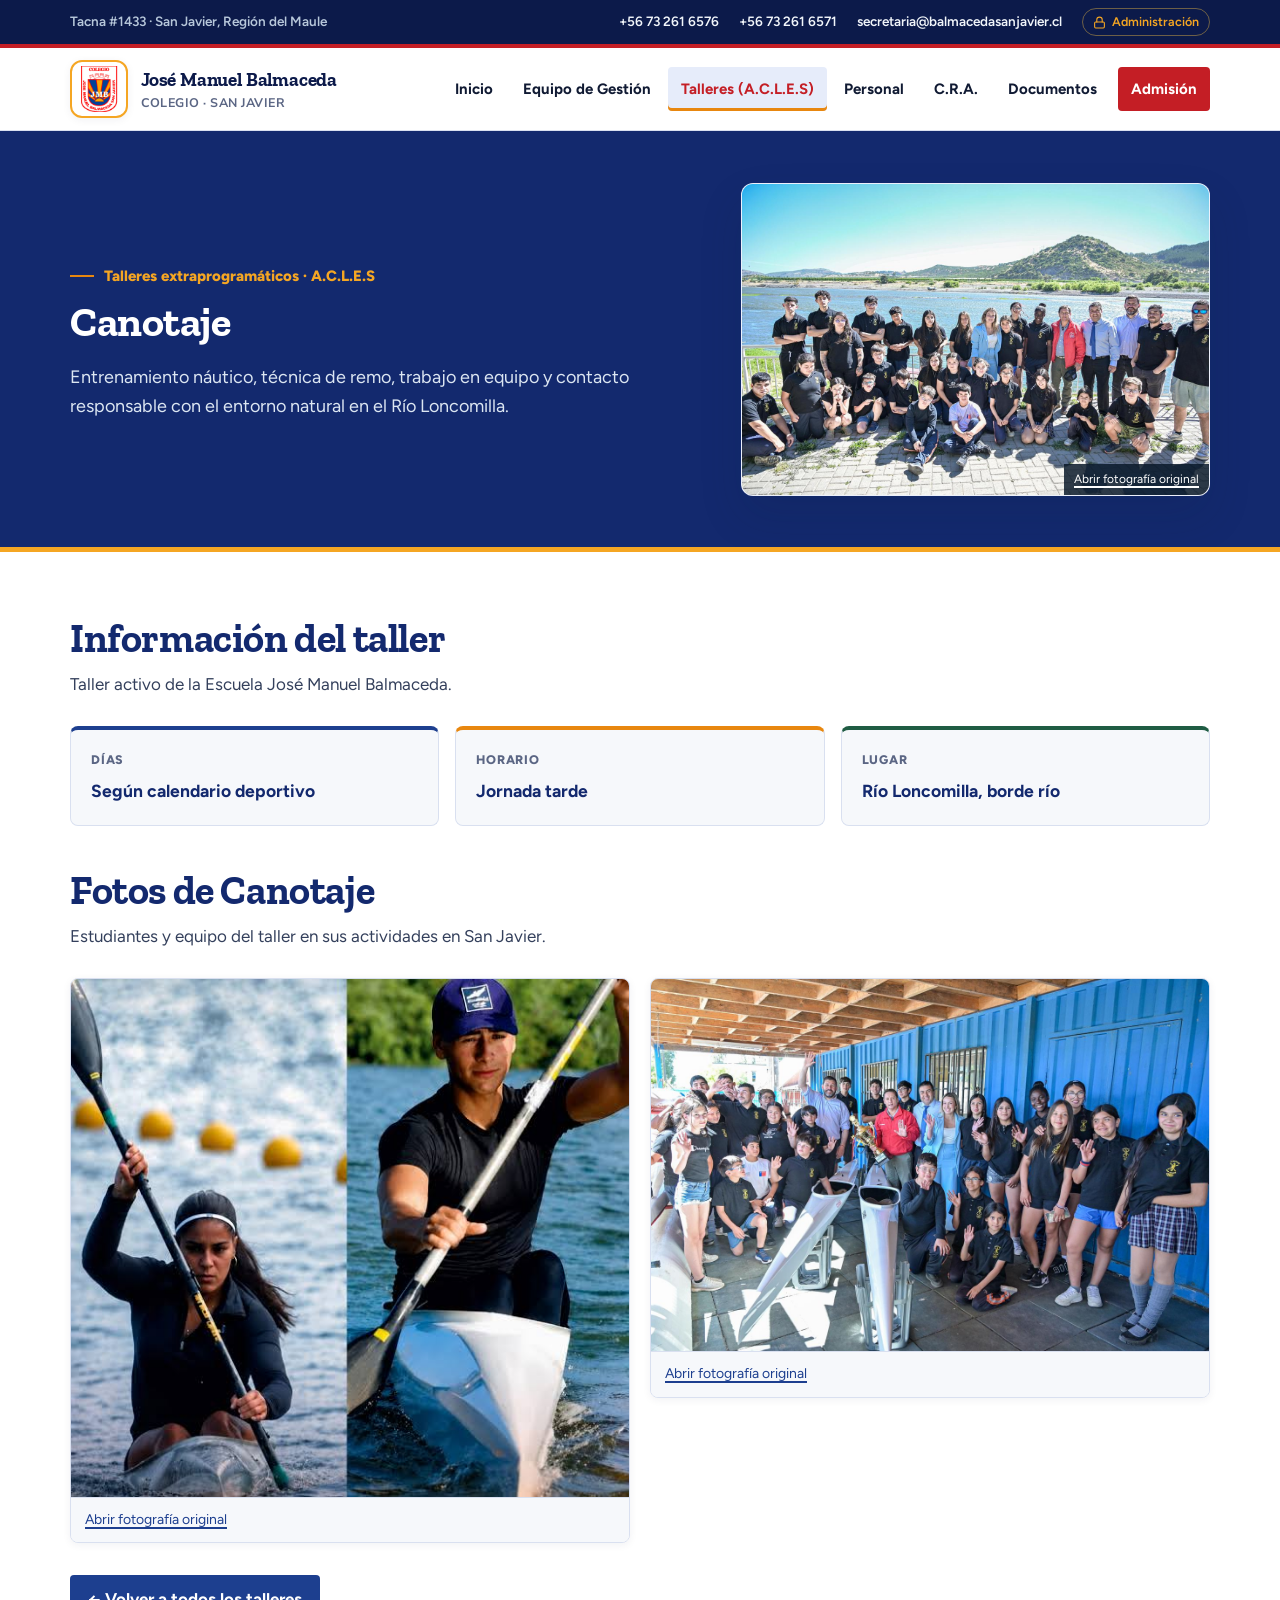
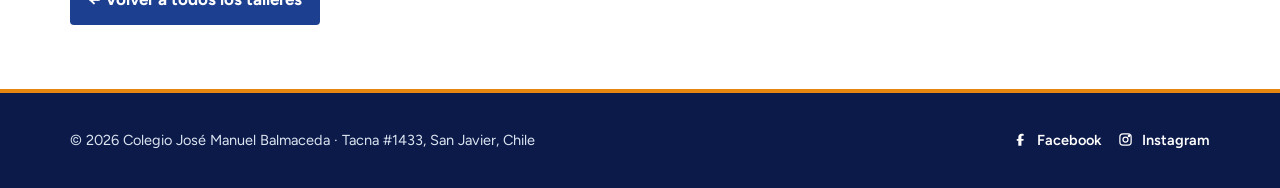
<file: taller.html>
<!doctype html>
<html lang="es">
<head>
  <meta charset="UTF-8">
  <meta name="viewport" content="width=device-width, initial-scale=1.0">
  <meta name="theme-color" content="#0f2640">
  <title>Talleres A.C.L.E.S | Colegio José Manuel Balmaceda</title>
  <link rel="preconnect" href="https://fonts.googleapis.com">
  <link rel="preconnect" href="https://fonts.gstatic.com" crossorigin>
  <link href="https://fonts.googleapis.com/css2?family=Merriweather:wght@700&family=Nunito+Sans:wght@400;600;700;800&display=swap" rel="stylesheet">
  <link rel="stylesheet" href="styles.css">
  <link rel="stylesheet" href="diseno.css">
  <link rel="icon" type="image/jpeg" href="./imagenes/logo.jpeg">
  <link rel="shortcut icon" type="image/jpeg" href="./imagenes/logo.jpeg">
</head>
<body>
  <a class="skip" href="#contenido">Saltar al contenido</a>
  <div class="top">
    <div class="wrap">
      <span class="top-location">Tacna #1433 · San Javier, Región del Maule</span>
      <div class="top-links">
        <a href="tel:+56732616576">+56 73 261 6576</a>
        <a href="tel:+56732616571">+56 73 261 6571</a>
        <a href="mailto:secretaria@balmacedasanjavier.cl">secretaria@balmacedasanjavier.cl</a>
        <a class="top-admin-link" href="admin.html" aria-label="Acceso al modo administrador">
          <svg width="13" height="13" viewBox="0 0 24 24" fill="none" stroke="currentColor" stroke-width="2" stroke-linecap="round" stroke-linejoin="round" aria-hidden="true"><rect x="3" y="11" width="18" height="11" rx="2"/><path d="M7 11V7a5 5 0 0 1 10 0v4"/></svg>
          Administración
        </a>
      </div>
    </div>
  </div>

  <header>
    <div class="wrap">
      <a class="marca" href="index.html#inicio">
        <span class="marca-escudo"><img src="./imagenes/logo.jpeg" alt="Escudo Colegio José Manuel Balmaceda"></span>
        <span>José Manuel Balmaceda<small>Colegio · San Javier</small></span>
      </a>
      <button class="nav-toggle" type="button" aria-expanded="false" aria-controls="menu-principal">
        <svg width="18" height="18" viewBox="0 0 24 24" fill="none" stroke="currentColor" stroke-width="2" stroke-linecap="round" aria-hidden="true"><line x1="3" y1="6" x2="21" y2="6"/><line x1="3" y1="12" x2="21" y2="12"/><line x1="3" y1="18" x2="21" y2="18"/></svg>
        Menú
      </button>
      <nav id="menu-principal" class="site-nav" aria-label="Navegación principal">
        <ul class="menu">
          <li>
            <a href="index.html#inicio">Inicio</a>
            <ul class="sub">
              <li><a href="vision-y-mision.html">Visión y misión</a></li>
              <li><a href="conoce-nuestra-escuela.html">Conoce nuestra escuela</a></li>
              <li><a href="himno.html">Himno del colegio</a></li>
            </ul>
          </li>
          <li><a href="Equipo-de-Gestion.html">Equipo de Gestión</a></li>
          <li>
            <a href="talleres.html" class="activo">Talleres (A.C.L.E.S)</a>
            <ul class="sub">
              <li><a href="taller.html?actividad=canotaje">Canotaje</a></li>
              <li><a href="taller.html?actividad=spelling-bee">Spelling Bee</a></li>
              <li><a href="taller.html?actividad=gimnasia-ritmica">Gimnasia rítmica</a></li>
              <li><a href="taller.html?actividad=escalada">Escalada</a></li>
              <li><a href="taller.html?actividad=folclore">Folclore</a></li>
              <li><a href="taller.html?actividad=robotica">Robótica</a></li>
              <li><a href="taller.html?actividad=orquesta">Orquesta</a></li>
              <li><a href="taller.html?actividad=tenis-de-mesa">Tenis de mesa</a></li>
              <li><a href="taller.html?actividad=patinaje">Patinaje</a></li>
              <li><a href="taller.html?actividad=ajedrez">Ajedrez</a></li>
              <li><a href="taller.html?actividad=voleibol">Voleibol</a></li>
            </ul>
          </li>
          <li><a href="personal.html">Personal</a></li>
          <li><a href="cra.html">C.R.A.</a></li>
          <li><a href="documentos.html">Documentos</a></li>
          <li><a class="destacado" href="https://www.sistemadeadmisionescolar.cl/" target="_blank" rel="noopener">Admisión</a></li>
        </ul>
      </nav>
    </div>
  </header>
  <main id="contenido">
    <section class="hero-subpage">
      <div class="wrap">
        <div>
          <span class="section-kicker">Talleres extraprogramáticos · A.C.L.E.S</span>
          <h1 id="workshop-name">Taller</h1>
          <p id="workshop-description">Un espacio para aprender, compartir y desarrollar nuevos intereses en comunidad.</p>
        </div>
        <figure class="hero-frame" style="position:relative;">
          <img id="workshop-cover" alt="Imagen de referencia del taller">
          <figcaption style="position:absolute;right:0;bottom:0;padding:6px 10px;background:rgba(9,24,41,0.84);font-size:12px;"><a id="workshop-cover-source" style="color:#fff;" target="_blank" rel="noopener">Imagen de referencia</a></figcaption>
        </figure>
      </div>
    </section>

    <section>
      <div class="wrap">
        <div class="section-head">
          <h2>Información del taller</h2>
          <p class="section-lead" id="workshop-info-note">Los horarios y días se actualizarán cuando estén confirmados por el colegio.</p>
        </div>
        <div class="details">
          <div class="detail"><span class="detail-label">Días</span><strong id="workshop-days">Por definir</strong></div>
          <div class="detail"><span class="detail-label">Horario</span><strong id="workshop-schedule">Por definir</strong></div>
          <div class="detail"><span class="detail-label">Lugar</span><strong id="workshop-place">Por confirmar</strong></div>
          <div class="detail" id="workshop-start-detail" hidden><span class="detail-label">Inicio</span><strong id="workshop-start"></strong></div>
        </div>
        <div class="section-head">
          <h2 id="gallery-title">Galería de referencia</h2>
          <p class="section-lead" id="gallery-description">Imágenes relacionadas con la actividad.</p>
        </div>
        <div class="gallery" aria-label="Galería de fotos del taller">
          <figure class="photo"><img id="workshop-gallery-1" alt=""><figcaption><a id="workshop-gallery-source-1" target="_blank" rel="noopener">Ver fuente</a></figcaption></figure>
          <figure class="photo"><img id="workshop-gallery-2" alt=""><figcaption><a id="workshop-gallery-source-2" target="_blank" rel="noopener">Ver fuente</a></figcaption></figure>
        </div>
        <a class="back" href="talleres.html">← Volver a todos los talleres</a>
      </div>
    </section>
  </main>
  <script>
    (function () {
      const workshops = {
        'canotaje': 'Canotaje',
        'spelling-bee': 'Spelling Bee',
        'gimnasia-ritmica': 'Gimnasia rítmica',
        'escalada': 'Escalada',
        'folclore': 'Folclore',
        'robotica': 'Robótica',
        'orquesta': 'Orquesta',
        'tenis-de-mesa': 'Tenis de mesa',
        'patinaje': 'Patinaje',
        'ajedrez': 'Ajedrez',
        'voleibol': 'Voleibol'
      };
      const workshopDetails = {
        'canotaje': {
          description: 'Entrenamiento náutico, técnica de remo, trabajo en equipo y contacto responsable con el entorno natural en el Río Loncomilla.',
          days: 'Según calendario deportivo',
          schedule: 'Jornada tarde',
          place: 'Río Loncomilla, borde río'
        },
        'spelling-bee': {
          description: 'Practica inglés con desafíos de vocabulario, pronunciación y deletreo, fortaleciendo la confianza para comunicarte en otro idioma.',
          days: 'Lunes y martes',
          schedule: '15:00 a 16:00 horas',
          place: 'Dependencias del colegio',
          start: 'Abril de 2027'
        },
        'gimnasia-ritmica': {
          description: 'Combina movimiento, música y expresión corporal mientras desarrollas coordinación, flexibilidad y precisión en secuencias gimnásticas.',
          days: 'Lunes y martes',
          schedule: '15:00 a 16:00 horas',
          place: 'Gimnasio del colegio',
          start: 'Abril de 2027'
        },
        'escalada': {
          description: 'Explora desafíos de escalada paso a paso, trabajando equilibrio, fuerza y resolución de problemas con atención a la seguridad.',
          days: 'Lunes y martes',
          schedule: '15:00 a 16:00 horas',
          place: 'Dependencias del colegio',
          start: 'Abril de 2027'
        },
        'folclore': {
          description: 'Conoce danzas y ritmos tradicionales, aprende sus pasos y comparte el patrimonio cultural a través del baile en grupo.',
          days: 'Lunes y martes',
          schedule: '15:00 a 16:00 horas',
          place: 'Salón de actos',
          start: 'Abril de 2027'
        },
        'robotica': {
          description: 'Diseña y programa soluciones con robótica, poniendo a prueba la creatividad, el pensamiento lógico y el trabajo colaborativo.',
          days: 'Lunes y martes',
          schedule: '15:00 a 16:00 horas',
          place: 'Sala de computación',
          start: 'Abril de 2027'
        },
        'orquesta': {
          description: 'Desarrolla la práctica instrumental y musical junto a otros estudiantes, preparando interpretaciones como parte de una orquesta.',
          days: 'Lunes y martes',
          schedule: '15:00 a 16:00 horas',
          place: 'Sala de música',
          start: 'Abril de 2027'
        },
        'tenis-de-mesa': {
          description: 'Entrena golpes, desplazamientos y reflejos en partidos de tenis de mesa, con énfasis en la técnica y el juego limpio.',
          days: 'Lunes y martes',
          schedule: '15:00 a 16:00 horas',
          place: 'Gimnasio del colegio',
          start: 'Abril de 2027'
        },
        'patinaje': {
          description: 'Aprende y practica habilidades sobre patines, fortaleciendo el equilibrio, el control del movimiento y la confianza.',
          days: 'Lunes y martes',
          schedule: '15:00 a 16:00 horas',
          place: 'Multicancha del colegio',
          start: 'Abril de 2027'
        },
        'ajedrez': {
          description: 'Aprende estrategias y tácticas para anticipar jugadas, tomar decisiones y desarrollar concentración frente al tablero.',
          days: 'Lunes y martes',
          schedule: '15:00 a 16:00 horas',
          place: 'Biblioteca C.R.A.',
          start: 'Abril de 2027'
        },
        'voleibol': {
          description: 'Practica saques, recepciones y juego en equipo mientras desarrollas coordinación y comprensión táctica del voleibol.',
          days: 'Lunes y martes',
          schedule: '15:00 a 16:00 horas',
          place: 'Multicancha del colegio',
          start: 'Abril de 2027'
        }
      };
      const workshopImageFiles = {
        'canotaje': [
          './imagenes/canotaje1.png',
          './imagenes/canotaje2.png',
          './imagenes/canotaje3.png'
        ]
      };

      const param = new URLSearchParams(window.location.search).get('actividad');
      const key = Object.prototype.hasOwnProperty.call(workshops, param) ? param : 'canotaje';
      const isLocal = key === 'canotaje';
      document.body.classList.toggle('canotaje-page', isLocal);

      const name = workshops[key];
      document.getElementById('workshop-name').textContent = name;
      document.title = `${name} | Talleres A.C.L.E.S · Colegio José Manuel Balmaceda`;

      if (isLocal) {
        document.getElementById('gallery-title').textContent = 'Fotos de Canotaje';
        document.getElementById('gallery-description').textContent = 'Estudiantes y equipo del taller en sus actividades en San Javier.';
      }

      const files = workshopImageFiles[key] || [];
      const heroFrame = document.querySelector('.hero-frame');
      const gallery = document.querySelector('.gallery');
      const imgEls = [
        document.getElementById('workshop-cover'),
        document.getElementById('workshop-gallery-1'),
        document.getElementById('workshop-gallery-2')
      ];
      const srcEls = [
        document.getElementById('workshop-cover-source'),
        document.getElementById('workshop-gallery-source-1'),
        document.getElementById('workshop-gallery-source-2')
      ];

      if (files.length) {
        files.forEach((fileName, idx) => {
          imgEls[idx].src = fileName;
          imgEls[idx].alt = `Fotografía real del taller de ${name}, Escuela José Manuel Balmaceda`;
          srcEls[idx].href = fileName;
          srcEls[idx].textContent = 'Abrir fotografía original';
        });
      } else {
        if (heroFrame) heroFrame.hidden = true;
        if (gallery) gallery.hidden = true;
        document.getElementById('gallery-title').textContent = 'Fotografías del taller';
        document.getElementById('gallery-description').textContent =
          'Aún no hay fotografías originales de este taller disponibles en el paquete del sitio. No se muestran imágenes genéricas para evitar confusiones.';
      }

      const info = workshopDetails[key];
      if (info) {
        document.getElementById('workshop-description').textContent = info.description;
        document.getElementById('workshop-days').textContent = info.days;
        document.getElementById('workshop-schedule').textContent = info.schedule;
        if (info.place) document.getElementById('workshop-place').textContent = info.place;
        if (info.start) {
          document.getElementById('workshop-info-note').textContent = `Inicio de actividades: ${info.start}.`;
          document.getElementById('workshop-start').textContent = info.start;
          document.getElementById('workshop-start-detail').hidden = false;
        } else {
          document.getElementById('workshop-info-note').textContent = 'Taller activo de la Escuela José Manuel Balmaceda.';
        }
      }
    })();
  </script>
  <footer>
    <div class="wrap">
      <span>© 2026 Colegio José Manuel Balmaceda · Tacna #1433, San Javier, Chile</span>
      <div class="footer-links">
        <a href="https://web.facebook.com/ProduccionJMB/?_rdc=1&amp;_rdr" target="_blank" rel="noopener" aria-label="Facebook oficial del colegio">
          <svg width="15" height="15" viewBox="0 0 24 24" fill="currentColor" aria-hidden="true" style="vertical-align:-2px;margin-right:5px"><path d="M13.5 22v-8h3l.6-3h-3.6V7.5c0-.9.3-1.5 1.6-1.5H17V3.1c-.4-.1-1.7-.2-3.2-.2-3.2 0-5.3 1.9-5.3 5.5V11H6v3h2.5v8h5z"/></svg>
          Facebook
        </a>
        <a href="https://www.instagram.com/balmaceda403san_javier/" target="_blank" rel="noopener" aria-label="Instagram oficial del colegio">
          <svg width="15" height="15" viewBox="0 0 24 24" fill="none" stroke="currentColor" stroke-width="2" stroke-linecap="round" stroke-linejoin="round" aria-hidden="true" style="vertical-align:-2px;margin-right:5px"><rect x="3" y="3" width="18" height="18" rx="5"/><circle cx="12" cy="12" r="4"/><circle cx="17.5" cy="6.5" r="1"/></svg>
          Instagram
        </a>
      </div>
    </div>
  </footer>
  <script src="app.js"></script>
</body>
</html>
</file>
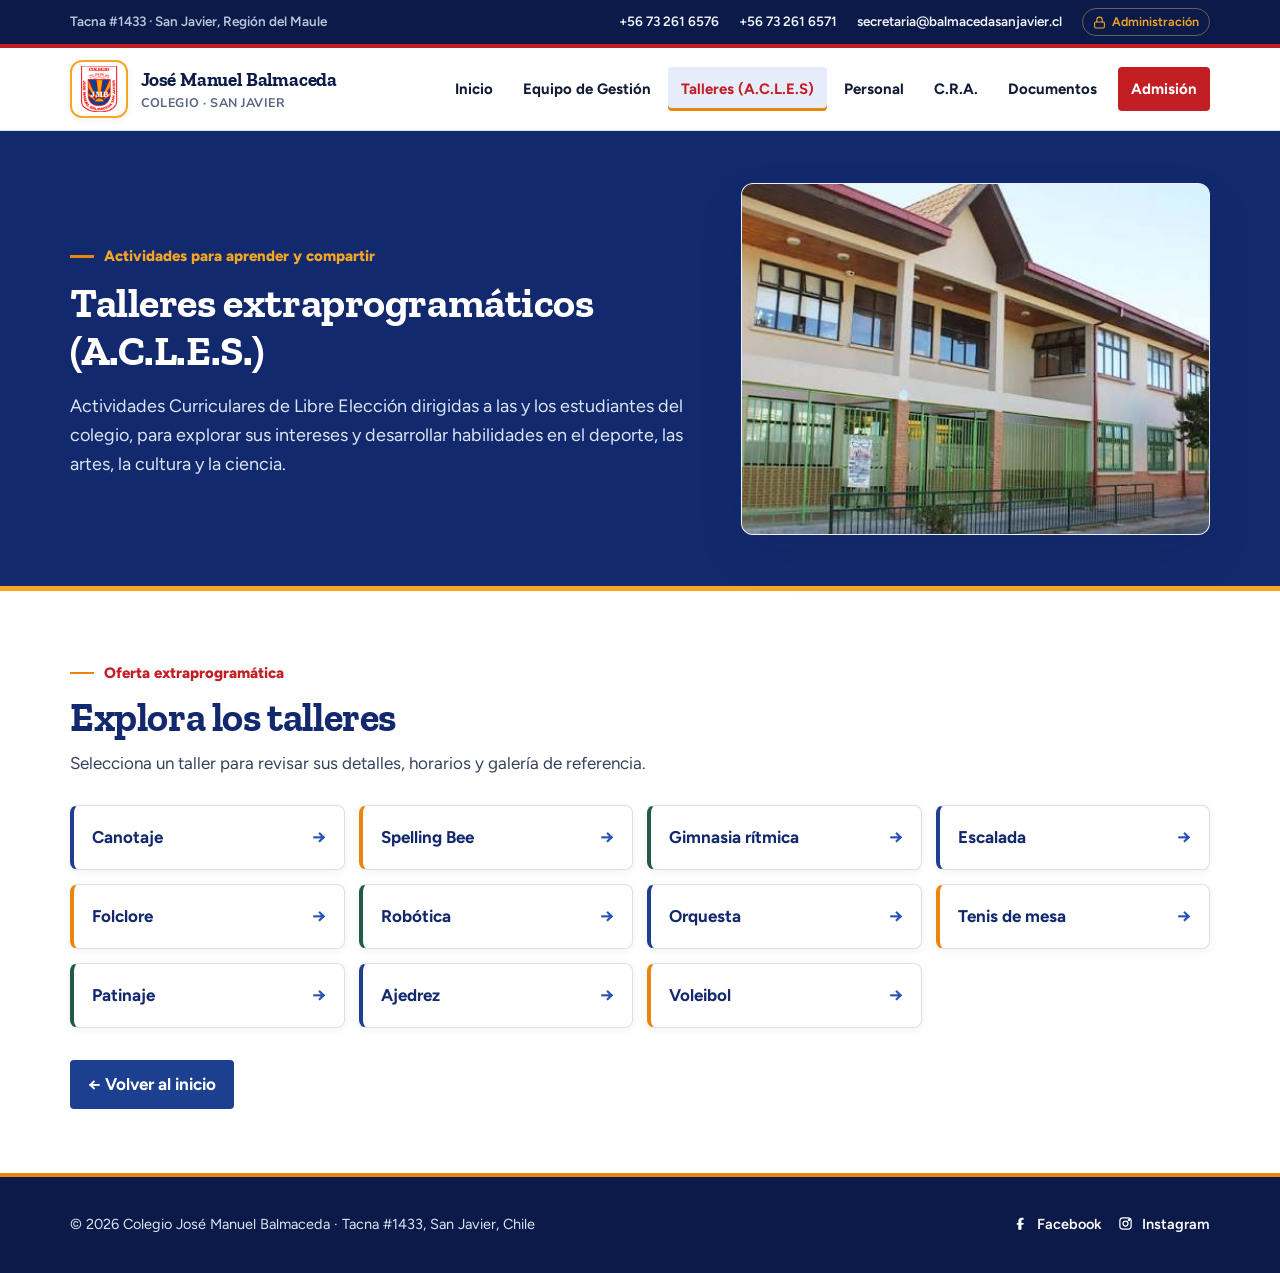
<file: talleres.html>
<!doctype html>
<html lang="es">
<head>
  <meta charset="UTF-8">
  <meta name="viewport" content="width=device-width, initial-scale=1.0">
  <meta name="theme-color" content="#0f2640">
  <title>Talleres A.C.L.E.S | Colegio José Manuel Balmaceda</title>
  <link rel="preconnect" href="https://fonts.googleapis.com">
  <link rel="preconnect" href="https://fonts.gstatic.com" crossorigin>
  <link href="https://fonts.googleapis.com/css2?family=Merriweather:wght@700&family=Nunito+Sans:wght@400;600;700;800&display=swap" rel="stylesheet">
  <link rel="stylesheet" href="styles.css">
  <link rel="stylesheet" href="diseno.css">
  <link rel="icon" type="image/jpeg" href="./imagenes/logo.jpeg">
  <link rel="shortcut icon" type="image/jpeg" href="./imagenes/logo.jpeg">
</head>
<body>
  <a class="skip" href="#contenido">Saltar al contenido</a>
  <div class="top">
    <div class="wrap">
      <span class="top-location">Tacna #1433 · San Javier, Región del Maule</span>
      <div class="top-links">
        <a href="tel:+56732616576">+56 73 261 6576</a>
        <a href="tel:+56732616571">+56 73 261 6571</a>
        <a href="mailto:secretaria@balmacedasanjavier.cl">secretaria@balmacedasanjavier.cl</a>
        <a class="top-admin-link" href="admin.html" aria-label="Acceso al modo administrador">
          <svg width="13" height="13" viewBox="0 0 24 24" fill="none" stroke="currentColor" stroke-width="2" stroke-linecap="round" stroke-linejoin="round" aria-hidden="true"><rect x="3" y="11" width="18" height="11" rx="2"/><path d="M7 11V7a5 5 0 0 1 10 0v4"/></svg>
          Administración
        </a>
      </div>
    </div>
  </div>

  <header>
    <div class="wrap">
      <a class="marca" href="index.html#inicio">
        <span class="marca-escudo"><img src="./imagenes/logo.jpeg" alt="Escudo Colegio José Manuel Balmaceda"></span>
        <span>José Manuel Balmaceda<small>Colegio · San Javier</small></span>
      </a>
      <button class="nav-toggle" type="button" aria-expanded="false" aria-controls="menu-principal">
        <svg width="18" height="18" viewBox="0 0 24 24" fill="none" stroke="currentColor" stroke-width="2" stroke-linecap="round" aria-hidden="true"><line x1="3" y1="6" x2="21" y2="6"/><line x1="3" y1="12" x2="21" y2="12"/><line x1="3" y1="18" x2="21" y2="18"/></svg>
        Menú
      </button>
      <nav id="menu-principal" class="site-nav" aria-label="Navegación principal">
        <ul class="menu">
          <li>
            <a href="index.html#inicio">Inicio</a>
            <ul class="sub">
              <li><a href="vision-y-mision.html">Visión y misión</a></li>
              <li><a href="conoce-nuestra-escuela.html">Conoce nuestra escuela</a></li>
              <li><a href="himno.html">Himno del colegio</a></li>
            </ul>
          </li>
          <li><a href="Equipo-de-Gestion.html">Equipo de Gestión</a></li>
          <li>
            <a href="talleres.html" class="activo">Talleres (A.C.L.E.S)</a>
            <ul class="sub">
              <li><a href="taller.html?actividad=canotaje">Canotaje</a></li>
              <li><a href="taller.html?actividad=spelling-bee">Spelling Bee</a></li>
              <li><a href="taller.html?actividad=gimnasia-ritmica">Gimnasia rítmica</a></li>
              <li><a href="taller.html?actividad=escalada">Escalada</a></li>
              <li><a href="taller.html?actividad=folclore">Folclore</a></li>
              <li><a href="taller.html?actividad=robotica">Robótica</a></li>
              <li><a href="taller.html?actividad=orquesta">Orquesta</a></li>
              <li><a href="taller.html?actividad=tenis-de-mesa">Tenis de mesa</a></li>
              <li><a href="taller.html?actividad=patinaje">Patinaje</a></li>
              <li><a href="taller.html?actividad=ajedrez">Ajedrez</a></li>
              <li><a href="taller.html?actividad=voleibol">Voleibol</a></li>
            </ul>
          </li>
          <li><a href="personal.html">Personal</a></li>
          <li><a href="cra.html">C.R.A.</a></li>
          <li><a href="documentos.html">Documentos</a></li>
          <li><a class="destacado" href="https://www.sistemadeadmisionescolar.cl/" target="_blank" rel="noopener">Admisión</a></li>
        </ul>
      </nav>
    </div>
  </header>
  <main id="contenido">
    <section class="hero-subpage">
      <div class="wrap">
        <div>
          <span class="section-kicker">Actividades para aprender y compartir</span>
          <h1>Talleres extraprogramáticos (A.C.L.E.S.)</h1>
          <p>Actividades Curriculares de Libre Elección dirigidas a las y los estudiantes del colegio, para explorar sus intereses y desarrollar habilidades en el deporte, las artes, la cultura y la ciencia.</p>
        </div>
        <figure class="hero-frame"><img src="./imagenes/escuela.png" alt="Comunidad del Colegio José Manuel Balmaceda"></figure>
      </div>
    </section>

    <section>
      <div class="wrap">
        <div class="section-head">
          <span class="section-kicker">Oferta extraprogramática</span>
          <h2>Explora los talleres</h2>
          <p class="section-lead">Selecciona un taller para revisar sus detalles, horarios y galería de referencia.</p>
        </div>
        <div class="workshop-grid">
          <a class="workshop-link" href="taller.html?actividad=canotaje"><span>Canotaje</span><span aria-hidden="true">→</span></a>
          <a class="workshop-link" href="taller.html?actividad=spelling-bee"><span>Spelling Bee</span><span aria-hidden="true">→</span></a>
          <a class="workshop-link" href="taller.html?actividad=gimnasia-ritmica"><span>Gimnasia rítmica</span><span aria-hidden="true">→</span></a>
          <a class="workshop-link" href="taller.html?actividad=escalada"><span>Escalada</span><span aria-hidden="true">→</span></a>
          <a class="workshop-link" href="taller.html?actividad=folclore"><span>Folclore</span><span aria-hidden="true">→</span></a>
          <a class="workshop-link" href="taller.html?actividad=robotica"><span>Robótica</span><span aria-hidden="true">→</span></a>
          <a class="workshop-link" href="taller.html?actividad=orquesta"><span>Orquesta</span><span aria-hidden="true">→</span></a>
          <a class="workshop-link" href="taller.html?actividad=tenis-de-mesa"><span>Tenis de mesa</span><span aria-hidden="true">→</span></a>
          <a class="workshop-link" href="taller.html?actividad=patinaje"><span>Patinaje</span><span aria-hidden="true">→</span></a>
          <a class="workshop-link" href="taller.html?actividad=ajedrez"><span>Ajedrez</span><span aria-hidden="true">→</span></a>
          <a class="workshop-link" href="taller.html?actividad=voleibol"><span>Voleibol</span><span aria-hidden="true">→</span></a>
        </div>
        <a class="back" href="index.html#inicio">← Volver al inicio</a>
      </div>
    </section>
  </main>
  <footer>
    <div class="wrap">
      <span>© 2026 Colegio José Manuel Balmaceda · Tacna #1433, San Javier, Chile</span>
      <div class="footer-links">
        <a href="https://web.facebook.com/ProduccionJMB/?_rdc=1&amp;_rdr" target="_blank" rel="noopener" aria-label="Facebook oficial del colegio">
          <svg width="15" height="15" viewBox="0 0 24 24" fill="currentColor" aria-hidden="true" style="vertical-align:-2px;margin-right:5px"><path d="M13.5 22v-8h3l.6-3h-3.6V7.5c0-.9.3-1.5 1.6-1.5H17V3.1c-.4-.1-1.7-.2-3.2-.2-3.2 0-5.3 1.9-5.3 5.5V11H6v3h2.5v8h5z"/></svg>
          Facebook
        </a>
        <a href="https://www.instagram.com/balmaceda403san_javier/" target="_blank" rel="noopener" aria-label="Instagram oficial del colegio">
          <svg width="15" height="15" viewBox="0 0 24 24" fill="none" stroke="currentColor" stroke-width="2" stroke-linecap="round" stroke-linejoin="round" aria-hidden="true" style="vertical-align:-2px;margin-right:5px"><rect x="3" y="3" width="18" height="18" rx="5"/><circle cx="12" cy="12" r="4"/><circle cx="17.5" cy="6.5" r="1"/></svg>
          Instagram
        </a>
      </div>
    </div>
  </footer>
  <script src="app.js"></script>
</body>
</html>
</file>
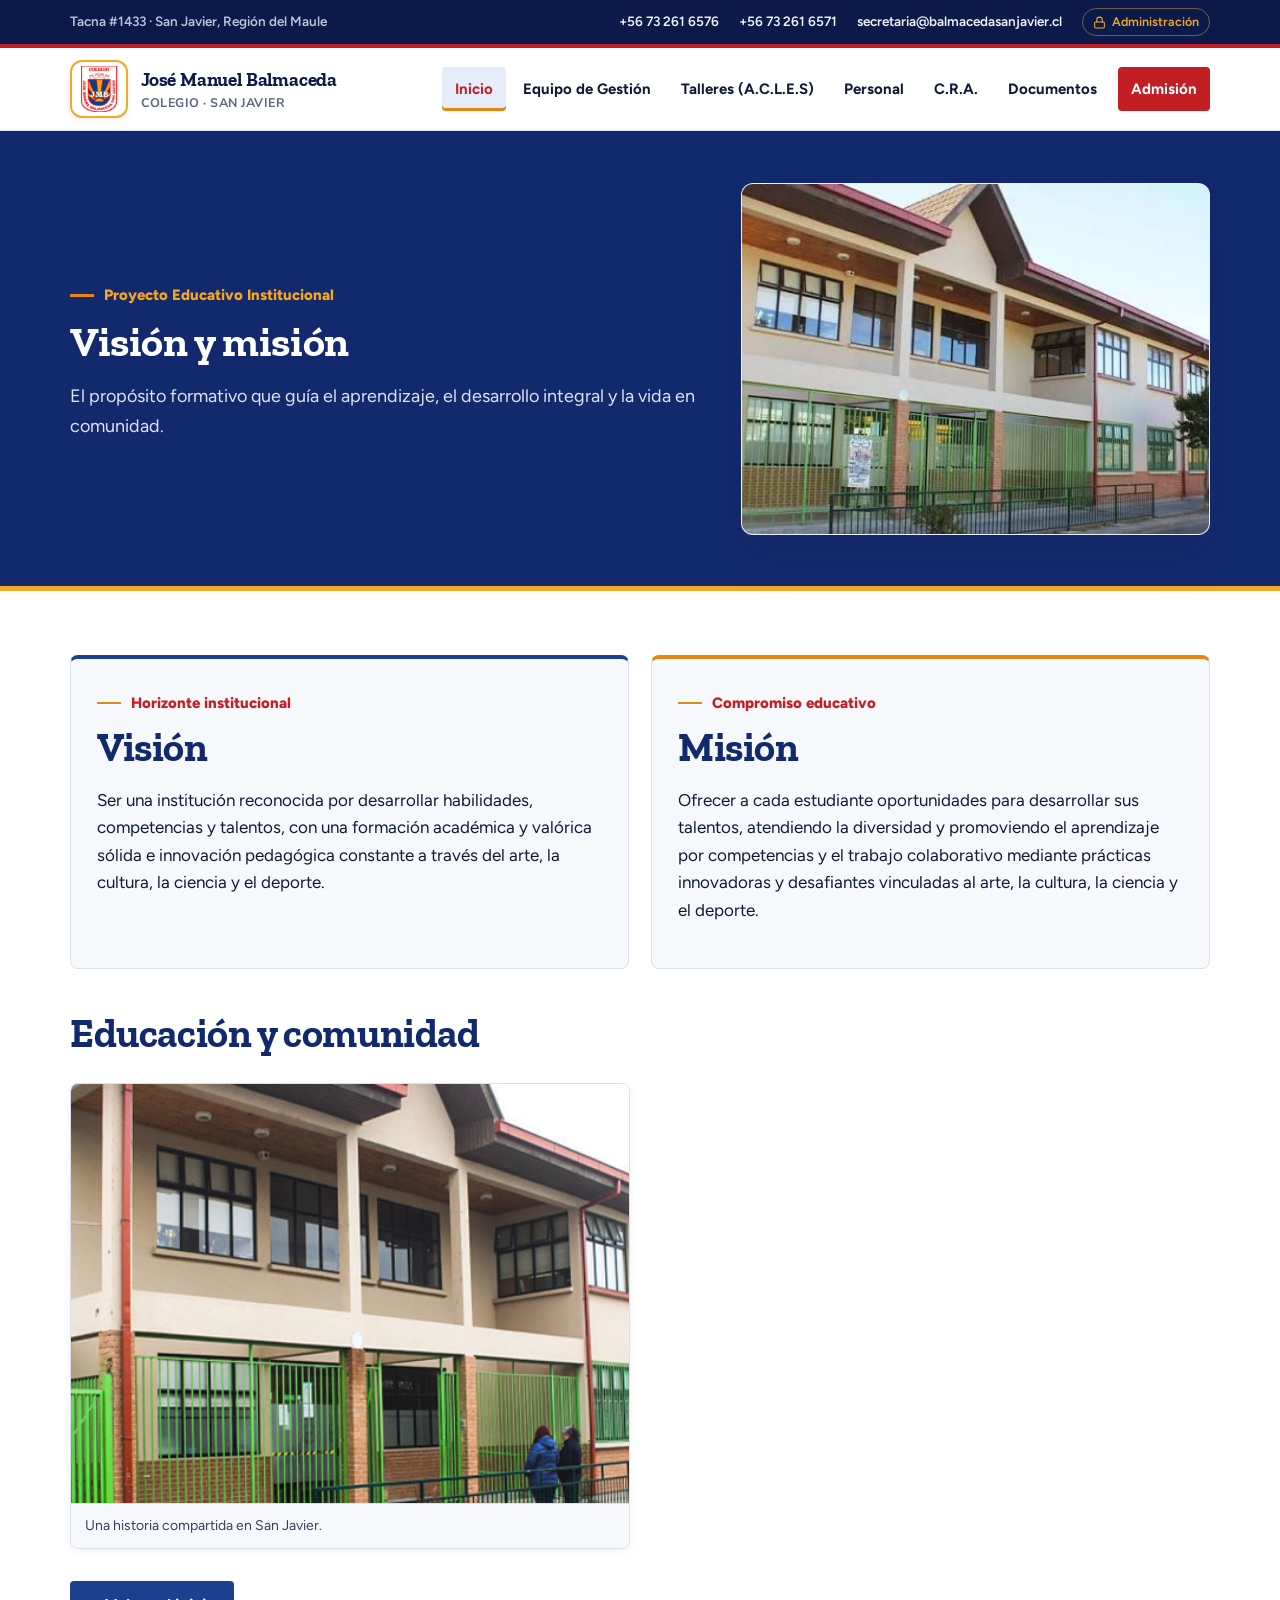
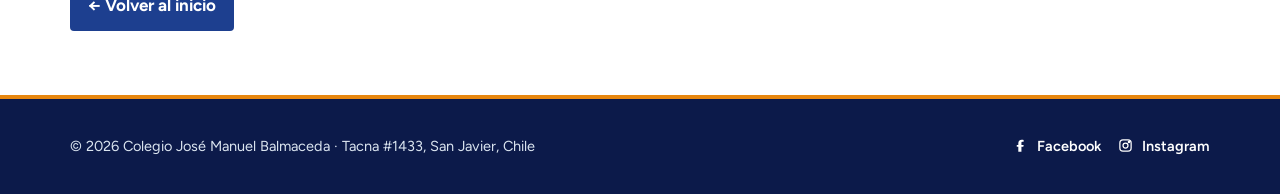
<file: vision-y-mision.html>
<!doctype html>
<html lang="es">
<head>
  <meta charset="UTF-8">
  <meta name="viewport" content="width=device-width, initial-scale=1.0">
  <meta name="theme-color" content="#0f2640">
  <title>Visión y misión | Colegio José Manuel Balmaceda</title>
  <link rel="preconnect" href="https://fonts.googleapis.com">
  <link rel="preconnect" href="https://fonts.gstatic.com" crossorigin>
  <link href="https://fonts.googleapis.com/css2?family=Merriweather:wght@700&family=Nunito+Sans:wght@400;600;700;800&display=swap" rel="stylesheet">
  <link rel="stylesheet" href="styles.css">
  <link rel="stylesheet" href="diseno.css">
  <link rel="icon" type="image/jpeg" href="./imagenes/logo.jpeg">
  <link rel="shortcut icon" type="image/jpeg" href="./imagenes/logo.jpeg">
</head>
<body>
  <a class="skip" href="#contenido">Saltar al contenido</a>
  <div class="top">
    <div class="wrap">
      <span class="top-location">Tacna #1433 · San Javier, Región del Maule</span>
      <div class="top-links">
        <a href="tel:+56732616576">+56 73 261 6576</a>
        <a href="tel:+56732616571">+56 73 261 6571</a>
        <a href="mailto:secretaria@balmacedasanjavier.cl">secretaria@balmacedasanjavier.cl</a>
        <a class="top-admin-link" href="admin.html" aria-label="Acceso al modo administrador">
          <svg width="13" height="13" viewBox="0 0 24 24" fill="none" stroke="currentColor" stroke-width="2" stroke-linecap="round" stroke-linejoin="round" aria-hidden="true"><rect x="3" y="11" width="18" height="11" rx="2"/><path d="M7 11V7a5 5 0 0 1 10 0v4"/></svg>
          Administración
        </a>
      </div>
    </div>
  </div>

  <header>
    <div class="wrap">
      <a class="marca" href="index.html#inicio">
        <span class="marca-escudo"><img src="./imagenes/logo.jpeg" alt="Escudo Colegio José Manuel Balmaceda"></span>
        <span>José Manuel Balmaceda<small>Colegio · San Javier</small></span>
      </a>
      <button class="nav-toggle" type="button" aria-expanded="false" aria-controls="menu-principal">
        <svg width="18" height="18" viewBox="0 0 24 24" fill="none" stroke="currentColor" stroke-width="2" stroke-linecap="round" aria-hidden="true"><line x1="3" y1="6" x2="21" y2="6"/><line x1="3" y1="12" x2="21" y2="12"/><line x1="3" y1="18" x2="21" y2="18"/></svg>
        Menú
      </button>
      <nav id="menu-principal" class="site-nav" aria-label="Navegación principal">
        <ul class="menu">
          <li>
            <a href="index.html#inicio" class="activo">Inicio</a>
            <ul class="sub">
              <li><a href="vision-y-mision.html">Visión y misión</a></li>
              <li><a href="conoce-nuestra-escuela.html">Conoce nuestra escuela</a></li>
              <li><a href="himno.html">Himno del colegio</a></li>
            </ul>
          </li>
          <li><a href="Equipo-de-Gestion.html">Equipo de Gestión</a></li>
          <li>
            <a href="talleres.html">Talleres (A.C.L.E.S)</a>
            <ul class="sub">
              <li><a href="taller.html?actividad=canotaje">Canotaje</a></li>
              <li><a href="taller.html?actividad=spelling-bee">Spelling Bee</a></li>
              <li><a href="taller.html?actividad=gimnasia-ritmica">Gimnasia rítmica</a></li>
              <li><a href="taller.html?actividad=escalada">Escalada</a></li>
              <li><a href="taller.html?actividad=folclore">Folclore</a></li>
              <li><a href="taller.html?actividad=robotica">Robótica</a></li>
              <li><a href="taller.html?actividad=orquesta">Orquesta</a></li>
              <li><a href="taller.html?actividad=tenis-de-mesa">Tenis de mesa</a></li>
              <li><a href="taller.html?actividad=patinaje">Patinaje</a></li>
              <li><a href="taller.html?actividad=ajedrez">Ajedrez</a></li>
              <li><a href="taller.html?actividad=voleibol">Voleibol</a></li>
            </ul>
          </li>
          <li><a href="personal.html">Personal</a></li>
          <li><a href="cra.html">C.R.A.</a></li>
          <li><a href="documentos.html">Documentos</a></li>
          <li><a class="destacado" href="https://www.sistemadeadmisionescolar.cl/" target="_blank" rel="noopener">Admisión</a></li>
        </ul>
      </nav>
    </div>
  </header>
  <main id="contenido">
    <section class="hero-subpage">
      <div class="wrap">
        <div>
          <span class="section-kicker">Proyecto Educativo Institucional</span>
          <h1>Visión y misión</h1>
          <p>El propósito formativo que guía el aprendizaje, el desarrollo integral y la vida en comunidad.</p>
        </div>
        <figure class="hero-frame"><img src="./imagenes/escuela.png" alt="Colegio José Manuel Balmaceda"></figure>
      </div>
    </section>

    <section>
      <div class="wrap">
        <div class="statements">
          <article class="statement">
            <span class="section-kicker">Horizonte institucional</span>
            <h2>Visión</h2>
            <p>Ser una institución reconocida por desarrollar habilidades, competencias y talentos, con una formación académica y valórica sólida e innovación pedagógica constante a través del arte, la cultura, la ciencia y el deporte.</p>
          </article>
          <article class="statement">
            <span class="section-kicker">Compromiso educativo</span>
            <h2>Misión</h2>
            <p>Ofrecer a cada estudiante oportunidades para desarrollar sus talentos, atendiendo la diversidad y promoviendo el aprendizaje por competencias y el trabajo colaborativo mediante prácticas innovadoras y desafiantes vinculadas al arte, la cultura, la ciencia y el deporte.</p>
          </article>
        </div>
        <div class="section-head">
          <h2>Educación y comunidad</h2>
        </div>
        <div class="gallery" aria-label="Imágenes de la comunidad educativa">
          <figure class="photo"><img src="./imagenes/escuela2.png" alt="Imagen de la trayectoria de la comunidad escolar"><figcaption>Una historia compartida en San Javier.</figcaption></figure>
        </div>
        <a class="back" href="index.html#inicio">← Volver al inicio</a>
      </div>
    </section>
  </main>
  <footer>
    <div class="wrap">
      <span>© 2026 Colegio José Manuel Balmaceda · Tacna #1433, San Javier, Chile</span>
      <div class="footer-links">
        <a href="https://web.facebook.com/ProduccionJMB/?_rdc=1&amp;_rdr" target="_blank" rel="noopener" aria-label="Facebook oficial del colegio">
          <svg width="15" height="15" viewBox="0 0 24 24" fill="currentColor" aria-hidden="true" style="vertical-align:-2px;margin-right:5px"><path d="M13.5 22v-8h3l.6-3h-3.6V7.5c0-.9.3-1.5 1.6-1.5H17V3.1c-.4-.1-1.7-.2-3.2-.2-3.2 0-5.3 1.9-5.3 5.5V11H6v3h2.5v8h5z"/></svg>
          Facebook
        </a>
        <a href="https://www.instagram.com/balmaceda403san_javier/" target="_blank" rel="noopener" aria-label="Instagram oficial del colegio">
          <svg width="15" height="15" viewBox="0 0 24 24" fill="none" stroke="currentColor" stroke-width="2" stroke-linecap="round" stroke-linejoin="round" aria-hidden="true" style="vertical-align:-2px;margin-right:5px"><rect x="3" y="3" width="18" height="18" rx="5"/><circle cx="12" cy="12" r="4"/><circle cx="17.5" cy="6.5" r="1"/></svg>
          Instagram
        </a>
      </div>
    </div>
  </footer>
  <script src="app.js"></script>
</body>
</html>
</file>
<file: styles.css>
/* ==========================================================================
   Colegio José Manuel Balmaceda · San Javier
   Sistema Visual Institucional Unificado (2026)
   ========================================================================== */
:root {
  --navy-950: #091829;
  --navy-900: #0f2640;
  --navy-800: #17385c;
  --navy-700: #214c7a;
  --navy-100: #eaf0f7;
  --navy-50:  #f4f7fb;

  --gold-600: #9e7314;
  --gold-500: #c89624;
  --gold-400: #e2b444;
  --gold-100: #fbf4e2;

  --emerald-700: #1f5c43;
  --emerald-100: #e9f3ef;
  --crimson-700: #9b2626;
  --crimson-100: #fbeeee;

  --ink-900: #15202e;
  --ink-700: #334357;
  --ink-500: #5a6b80;
  --border:  #d5dee8;
  --surface: #ffffff;
  --surface-alt: #f6f8fb;

  --radius-sm: 6px;
  --radius-md: 10px;
  --radius-lg: 14px;
  --shadow-sm: 0 2px 8px rgba(15, 38, 64, 0.06);
  --shadow-md: 0 10px 26px rgba(15, 38, 64, 0.09);
  --shadow-lg: 0 20px 44px rgba(15, 38, 64, 0.14);
}

*, *::before, *::after {
  box-sizing: border-box;
}

html {
  scroll-behavior: smooth;
}

body {
  margin: 0;
  font-family: 'Nunito Sans', -apple-system, BlinkMacSystemFont, 'Segoe UI', Arial, sans-serif;
  font-size: 16.5px;
  line-height: 1.62;
  color: var(--ink-900);
  background: var(--surface);
  -webkit-font-smoothing: antialiased;
}

img {
  max-width: 100%;
}

a {
  color: var(--navy-800);
  text-decoration-thickness: 1.5px;
  text-underline-offset: 3px;
}

a:hover {
  color: var(--navy-950);
}

.wrap {
  width: min(1140px, 100% - 40px);
  margin-inline: auto;
}

.skip {
  position: absolute;
  left: -9999px;
}

.skip:focus {
  position: fixed;
  left: 12px;
  top: 12px;
  z-index: 200;
  padding: 10px 16px;
  border-radius: var(--radius-sm);
  background: var(--navy-900);
  color: #fff;
  font-weight: 700;
}

/* Barra superior institucional */
.top {
  background: var(--navy-950);
  color: #dbe5f0;
  font-size: 13.5px;
  border-bottom: 1px solid rgba(255, 255, 255, 0.08);
}

.top .wrap {
  display: flex;
  flex-wrap: wrap;
  align-items: center;
  justify-content: space-between;
  gap: 8px 24px;
  padding-block: 8px;
}

.top-location {
  color: #b7c7da;
  font-weight: 600;
}

.top-links {
  display: flex;
  flex-wrap: wrap;
  align-items: center;
  gap: 8px 20px;
}

.top a {
  color: #f1f5fa;
  text-decoration: none;
  font-weight: 600;
  transition: color 0.2s ease;
}

.top a:hover {
  color: var(--gold-400);
}

.top-admin-link {
  display: inline-flex;
  align-items: center;
  gap: 6px;
  padding: 3px 10px;
  border: 1px solid rgba(226, 180, 68, 0.45);
  border-radius: 999px;
  color: var(--gold-400) !important;
  font-size: 12.5px;
  font-weight: 700;
}

.top-admin-link:hover {
  background: rgba(226, 180, 68, 0.14);
}

/* Encabezado y navegación */
header {
  position: sticky;
  top: 0;
  z-index: 90;
  background: rgba(255, 255, 255, 0.97);
  backdrop-filter: blur(8px);
  border-bottom: 1px solid var(--border);
}

header .wrap {
  display: flex;
  align-items: center;
  justify-content: space-between;
  gap: 16px 24px;
  padding-block: 12px;
}

.marca {
  display: flex;
  align-items: center;
  gap: 13px;
  text-decoration: none;
  color: var(--navy-900);
  font-family: 'Merriweather', Georgia, serif;
  font-weight: 700;
  font-size: 19px;
  line-height: 1.2;
}

.marca small {
  display: block;
  margin-top: 3px;
  font-family: 'Nunito Sans', Arial, sans-serif;
  font-weight: 700;
  font-size: 12.5px;
  letter-spacing: 0.04em;
  text-transform: uppercase;
  color: var(--ink-500);
}

.marca-escudo {
  width: 58px;
  height: 58px;
  flex: none;
  padding: 4px;
  border: 2px solid var(--gold-400);
  border-radius: 12px;
  background: #fff;
  box-shadow: var(--shadow-sm);
  overflow: hidden;
  display: flex;
  align-items: center;
  justify-content: center;
}

.marca-escudo img {
  width: 100%;
  height: 100%;
  object-fit: contain;
}

.nav-toggle {
  display: none;
  align-items: center;
  gap: 8px;
  padding: 9px 14px;
  border: 1px solid var(--border);
  border-radius: var(--radius-sm);
  background: var(--surface);
  color: var(--navy-900);
  font: 700 14px/1 'Nunito Sans', Arial, sans-serif;
  cursor: pointer;
}

.menu {
  display: flex;
  flex-wrap: wrap;
  align-items: center;
  gap: 4px;
  list-style: none;
  margin: 0;
  padding: 0;
}

.menu > li {
  position: relative;
}

.menu > li > a {
  display: inline-flex;
  align-items: center;
  gap: 5px;
  padding: 10px 13px;
  border-radius: var(--radius-sm);
  text-decoration: none;
  font-weight: 700;
  font-size: 15px;
  color: var(--ink-900);
  transition: background 0.18s ease, color 0.18s ease;
}

.menu > li > a:hover,
.menu > li > a:focus,
.menu > li > a.activo {
  background: var(--navy-100);
  color: var(--navy-900);
}

.menu > li > a.destacado {
  background: var(--navy-800);
  color: #fff;
  margin-left: 4px;
}

.menu > li > a.destacado:hover {
  background: var(--navy-950);
  color: var(--gold-400);
}

.sub {
  display: none;
  position: absolute;
  left: 0;
  top: 100%;
  min-width: 235px;
  background: #fff;
  border: 1px solid var(--border);
  border-radius: var(--radius-md);
  box-shadow: var(--shadow-md);
  padding: 6px;
  list-style: none;
  margin: 0;
  z-index: 100;
}

.sub a {
  display: block;
  padding: 9px 12px;
  border-radius: var(--radius-sm);
  text-decoration: none;
  font-weight: 600;
  font-size: 14.5px;
  color: var(--ink-900);
}

.sub a:hover,
.sub a:focus {
  background: var(--navy-50);
  color: var(--navy-800);
}

.menu li:hover > .sub,
.menu li:focus-within > .sub {
  display: block;
}

.submenu-toggle {
  display: none;
}

/* Tipografía y secciones */
h1, h2, h3 {
  font-family: 'Merriweather', Georgia, serif;
  color: var(--navy-900);
}

h1 {
  margin: 0 0 16px;
  font-size: clamp(32px, 4.2vw, 46px);
  line-height: 1.16;
  letter-spacing: -0.01em;
}

h2 {
  margin: 0 0 10px;
  font-size: clamp(24px, 3vw, 31px);
  line-height: 1.25;
}

h3 {
  margin: 0 0 8px;
  font-size: 19px;
  line-height: 1.35;
}

section {
  padding: 64px 0;
}

section.alt {
  background: var(--surface-alt);
  border-top: 1px solid var(--border);
  border-bottom: 1px solid var(--border);
}

.section-head {
  max-width: 720px;
  margin-bottom: 28px;
}

.section-kicker {
  display: inline-flex;
  align-items: center;
  gap: 10px;
  margin: 0 0 10px;
  font-size: 12.5px;
  font-weight: 800;
  letter-spacing: 0.08em;
  text-transform: uppercase;
  color: var(--navy-700);
}

.section-kicker::before {
  content: "";
  width: 24px;
  height: 2.5px;
  background: var(--gold-500);
}

.section-lead {
  margin: 0;
  color: var(--ink-700);
  font-size: 17px;
}

/* Hero principal */
.hero {
  background: linear-gradient(125deg, var(--navy-50) 0%, #ffffff 55%, var(--gold-100) 100%);
  border-bottom: 1px solid var(--border);
  padding: 56px 0 52px;
}

.hero .wrap {
  display: grid;
  grid-template-columns: 1.12fr 0.88fr;
  gap: 40px;
  align-items: center;
}

.hero p {
  margin: 0 0 26px;
  font-size: 18.5px;
  color: var(--ink-700);
  max-width: 560px;
}

.hero-subpage {
  background: var(--navy-900);
  color: #fff;
  padding: 52px 0 56px;
  position: relative;
}

.hero-subpage::after {
  content: "";
  position: absolute;
  inset: auto 0 0;
  height: 5px;
  background: var(--gold-400);
}

.hero-subpage .wrap {
  display: grid;
  grid-template-columns: 1.15fr 0.85fr;
  gap: 36px;
  align-items: center;
}

.hero-subpage .section-kicker {
  color: var(--gold-400);
}

.hero-subpage h1 {
  color: #fff;
  font-size: clamp(30px, 4vw, 42px);
}

.hero-subpage p {
  color: #dce6f2;
  margin: 0;
  font-size: 18px;
}

.hero-frame {
  margin: 0;
  border-radius: var(--radius-lg);
  overflow: hidden;
  border: 1px solid var(--border);
  background: var(--navy-100);
  box-shadow: var(--shadow-lg);
  aspect-ratio: 4 / 3;
}

.hero-subpage .hero-frame {
  border-color: rgba(255, 255, 255, 0.22);
}

.hero-frame img {
  display: block;
  width: 100%;
  height: 100%;
  object-fit: cover;
}

/* Botones */
.botones {
  display: flex;
  flex-wrap: wrap;
  gap: 12px;
}

.btn {
  display: inline-flex;
  align-items: center;
  justify-content: center;
  gap: 8px;
  padding: 12px 22px;
  border-radius: var(--radius-sm);
  font: 700 15.5px/1.2 'Nunito Sans', Arial, sans-serif;
  text-decoration: none;
  border: 1.5px solid transparent;
  cursor: pointer;
  transition: background 0.18s ease, color 0.18s ease, border-color 0.18s ease, transform 0.18s ease, box-shadow 0.18s ease;
}

.btn-primario {
  background: var(--navy-800);
  color: #fff;
}

.btn-primario:hover {
  background: var(--navy-950);
  color: #fff;
  transform: translateY(-1px);
  box-shadow: var(--shadow-sm);
}

.btn-acento {
  background: var(--gold-400);
  color: var(--navy-950);
}

.btn-acento:hover {
  background: #d8a735;
  color: var(--navy-950);
  transform: translateY(-1px);
  box-shadow: var(--shadow-sm);
}

.btn-borde {
  background: #fff;
  border-color: var(--navy-800);
  color: var(--navy-800);
}

.btn-borde:hover {
  background: var(--navy-800);
  color: #fff;
}

.btn-light-outline {
  background: rgba(255, 255, 255, 0.08);
  border-color: rgba(255, 255, 255, 0.35);
  color: #fff;
}

.btn-light-outline:hover {
  background: rgba(255, 255, 255, 0.18);
  color: #fff;
}

/* Franja de accesos rápidos */
.explora {
  padding: 26px 0;
  background: var(--navy-900);
  border-bottom: 4px solid var(--gold-400);
}

.explora .grid {
  display: grid;
  grid-template-columns: repeat(auto-fit, minmax(220px, 1fr));
  gap: 14px;
}

.explora-link {
  display: flex;
  align-items: center;
  justify-content: space-between;
  gap: 14px;
  padding: 15px 18px;
  border-radius: var(--radius-md);
  background: rgba(255, 255, 255, 0.07);
  border: 1px solid rgba(255, 255, 255, 0.14);
  color: #fff;
  font-weight: 700;
  font-size: 15.5px;
  text-decoration: none;
  transition: background 0.2s ease, border-color 0.2s ease, transform 0.2s ease;
}

.explora-link span:last-child {
  color: var(--gold-400);
  font-size: 18px;
  transition: transform 0.2s ease;
}

.explora-link:hover {
  background: rgba(255, 255, 255, 0.14);
  border-color: var(--gold-400);
  color: #fff;
  transform: translateY(-2px);
}

.explora-link:hover span:last-child {
  transform: translateX(4px);
}

/* Grillas y tarjetas institucionales */
.grid {
  display: grid;
  gap: 22px;
  grid-template-columns: repeat(auto-fit, minmax(250px, 1fr));
}

.card {
  background: #fff;
  border: 1px solid var(--border);
  border-radius: var(--radius-md);
  padding: 24px;
  text-decoration: none;
  color: var(--ink-900);
  display: flex;
  flex-direction: column;
  box-shadow: var(--shadow-sm);
  transition: transform 0.22s ease, box-shadow 0.22s ease, border-color 0.22s ease;
}

.card:hover {
  transform: translateY(-3px);
  box-shadow: var(--shadow-md);
  border-color: var(--navy-700);
}

.card-accent-top {
  border-top: 4px solid var(--navy-800);
}

.card-accent-gold {
  border-top: 4px solid var(--gold-500);
}

.card-accent-emerald {
  border-top: 4px solid var(--emerald-700);
}

/* Contenedor de imagen */
.foto {
  position: relative;
  display: flex;
  align-items: center;
  justify-content: center;
  text-align: center;
  padding: 16px;
  background: var(--navy-50);
  border: 1px solid var(--border);
  border-radius: var(--radius-sm);
  color: var(--ink-500);
  overflow: hidden;
  font-size: 14px;
}

.foto::before {
  content: attr(data-etiqueta);
}

.foto img {
  position: absolute;
  inset: 0;
  width: 100%;
  height: 100%;
  object-fit: cover;
  background: #fff;
}

.foto.con-imagen::before {
  display: none;
}

.contain img {
  object-fit: contain;
  padding: 12px;
}

.h-logo {
  height: 104px;
  margin-bottom: 16px;
}

/* Videos institucionales e Instagram */
.video-card {
  background: #fff;
  border: 1px solid var(--border);
  border-top: 4px solid var(--navy-800);
  border-radius: var(--radius-md);
  padding: 0;
  box-shadow: var(--shadow-sm);
  overflow: hidden;
}

.video-card:nth-child(2) {
  border-top-color: var(--gold-500);
}

.video-card:nth-child(3) {
  border-top-color: var(--emerald-700);
}

.video-card iframe,
.video-card video {
  display: block;
  width: 100%;
  height: 540px;
  min-height: 540px;
  border: 0;
  background: #0d1620;
  aspect-ratio: 9 / 16;
}

.video-card--embed {
  background: #0d1620;
  min-height: 540px;
}

.video-card-meta {
  display: none;
}

.video-card-meta strong {
  display: block;
  color: var(--navy-900);
  font-size: 17px;
}

.video-card-meta span {
  font-size: 14px;
  color: var(--ink-500);
}

/* Sección Instagram Oficial */
.ig-showcase {
  margin-top: 44px;
  padding: 28px;
  background: var(--surface-alt);
  border: 1px solid var(--border);
  border-radius: var(--radius-lg);
}

.ig-header {
  display: flex;
  flex-wrap: wrap;
  align-items: center;
  justify-content: space-between;
  gap: 16px;
  padding-bottom: 20px;
  margin-bottom: 24px;
  border-bottom: 1px solid var(--border);
}

.ig-profile-badge {
  display: flex;
  align-items: center;
  gap: 14px;
}

.ig-profile-badge > div:last-child {
  min-width: 0;
}

.ig-profile-badge h3,
.ig-profile-badge p {
  overflow-wrap: anywhere;
}

.ig-icon-box {
  width: 48px;
  height: 48px;
  border-radius: 12px;
  background: var(--navy-900);
  color: var(--gold-400);
  display: grid;
  place-items: center;
  flex: none;
}

.ig-grid {
  display: grid;
  grid-template-columns: 1.15fr 0.85fr;
  gap: 24px;
  align-items: start;
}

.ig-embed-frame {
  background: #fff;
  border: 1px solid var(--border);
  border-radius: var(--radius-md);
  overflow: hidden;
  min-height: 460px;
  position: relative;
}

.ig-embed-frame iframe {
  display: block;
  width: 100%;
  height: 480px;
  border: 0;
}

.ig-reels-list {
  display: grid;
  gap: 14px;
}

.ig-reel-item {
  background: #fff;
  border: 1px solid var(--border);
  border-left: 4px solid var(--navy-800);
  border-radius: var(--radius-md);
  padding: 16px 18px;
  box-shadow: var(--shadow-sm);
}

.ig-reel-item h4 {
  margin: 0 0 4px;
  font-family: 'Merriweather', Georgia, serif;
  font-size: 16px;
  color: var(--navy-900);
}

.ig-reel-item p {
  margin: 0 0 10px;
  font-size: 14.5px;
  color: var(--ink-700);
}

.ig-reel-embed-wrapper {
  margin-top: 10px;
  border-radius: var(--radius-sm);
  overflow: hidden;
  border: 1px solid var(--border);
}

.ig-reel-embed-wrapper iframe {
  width: 100%;
  height: 440px;
  border: 0;
  display: block;
}

/* Contacto y formularios */
.contact-grid {
  display: grid;
  grid-template-columns: repeat(auto-fit, minmax(min(100%, 320px), 1fr));
  gap: 36px;
  align-items: start;
}

.contact-info-list {
  list-style: none;
  margin: 18px 0 22px;
  padding: 0;
  display: grid;
  gap: 12px;
}

.contact-info-list li {
  padding: 12px 16px;
  background: #fff;
  border: 1px solid var(--border);
  border-radius: var(--radius-sm);
}

.contact-form-card {
  background: #fff;
  border: 1px solid var(--border);
  border-top: 4px solid var(--navy-800);
  border-radius: var(--radius-md);
  padding: 26px;
  box-shadow: var(--shadow-sm);
}

form.js-contact-form {
  display: grid;
  gap: 14px;
}

.form-group label {
  display: block;
  font-weight: 700;
  font-size: 14.5px;
  margin-bottom: 5px;
  color: var(--navy-900);
}

input, textarea, select {
  width: 100%;
  padding: 11px 13px;
  border: 1px solid #b5c2d1;
  border-radius: var(--radius-sm);
  font: inherit;
  font-size: 15.5px;
  color: var(--ink-900);
  background: #fff;
  transition: border-color 0.18s ease, box-shadow 0.18s ease;
}

input:focus, textarea:focus, select:focus {
  outline: none;
  border-color: var(--navy-800);
  box-shadow: 0 0 0 3px rgba(23, 56, 92, 0.15);
}

.form-status {
  padding: 12px 14px;
  border-radius: var(--radius-sm);
  font-size: 14.5px;
  font-weight: 600;
}

.form-status[hidden] {
  display: none;
}

.form-status.is-success {
  background: var(--emerald-100);
  color: var(--emerald-700);
  border: 1px solid #b8d8ca;
}

.form-status.is-error {
  background: var(--crimson-100);
  color: var(--crimson-700);
  border: 1px solid #e4b7b7;
}

/* Subpáginas: historia, misión, documentos, talleres, personal, gente */
.statements {
  display: grid;
  grid-template-columns: repeat(2, minmax(0, 1fr));
  gap: 22px;
  margin-bottom: 42px;
}

.statement {
  padding: 26px;
  border-radius: var(--radius-md);
  border: 1px solid var(--border);
  border-top: 4px solid var(--navy-800);
  background: var(--surface-alt);
}

.statement:nth-child(2) {
  border-top-color: var(--gold-500);
}

.timeline {
  display: grid;
  grid-template-columns: repeat(2, minmax(0, 1fr));
  gap: 22px;
  margin-bottom: 36px;
}

.timeline-item {
  padding: 24px;
  border-radius: var(--radius-md);
  border: 1px solid var(--border);
  border-left: 5px solid var(--navy-800);
  background: var(--surface-alt);
}

.timeline-item:nth-child(2) {
  border-left-color: var(--gold-500);
}

.timeline-item h3 {
  font-size: 21px;
  margin-bottom: 8px;
}

.timeline-item p {
  margin: 0;
  color: var(--ink-700);
}

.gallery {
  display: grid;
  grid-template-columns: repeat(2, minmax(0, 1fr));
  align-items: start;
  gap: 20px;
}

.photo {
  min-width: 0;
  overflow: hidden;
  margin: 0;
  border-radius: var(--radius-md);
  border: 1px solid var(--border);
  background: #fff;
  box-shadow: var(--shadow-sm);
}

.photo img {
  display: block;
  width: 100%;
  aspect-ratio: 4 / 3;
  object-fit: cover;
}

.photo.hymn-sheet {
  width: min(600px, 100%);
  margin-inline: auto;
}

.photo.hymn-sheet img {
  aspect-ratio: auto;
  object-fit: contain;
}

.gallery--single {
  grid-template-columns: minmax(0, 1fr);
}

.photo.hymn-sheet video {
  display: block;
  width: 100%;
  height: auto;
}

.photo figcaption {
  padding: 11px 14px;
  color: var(--ink-700);
  font-size: 14px;
  background: var(--surface-alt);
  border-top: 1px solid var(--border);
}

/* Documentos institucionales */
.document-grid {
  display: grid;
  grid-template-columns: repeat(auto-fit, minmax(min(100%, 250px), 1fr));
  gap: 20px;
}

.document-card {
  min-width: 0;
  overflow: hidden;
  border: 1px solid var(--border);
  border-top: 4px solid var(--navy-800);
  border-radius: var(--radius-md);
  background: #fff;
  color: var(--ink-900);
  text-decoration: none;
  box-shadow: var(--shadow-sm);
  transition: transform 0.2s ease, box-shadow 0.2s ease, border-color 0.2s ease;
}

.document-card:nth-child(3n+2) {
  border-top-color: var(--gold-500);
}

.document-card:nth-child(3n) {
  border-top-color: var(--emerald-700);
}

.document-card:hover {
  transform: translateY(-3px);
  box-shadow: var(--shadow-md);
}

.document-cover {
  position: relative;
  display: flex;
  align-items: center;
  justify-content: center;
  overflow: hidden;
  aspect-ratio: 4 / 3;
  background: var(--navy-50);
  color: var(--ink-500);
  font-size: 14px;
  text-align: center;
  padding: 12px;
}

.document-cover::before {
  content: attr(data-etiqueta);
}

.document-cover img {
  position: absolute;
  inset: 0;
  width: 100%;
  height: 100%;
  object-fit: cover;
}

.document-cover.con-imagen::before {
  display: none;
}

.document-copy {
  padding: 16px 18px;
}

.document-copy h3 {
  margin: 0 0 6px;
  font-size: 17.5px;
}

.document-year {
  display: inline-block;
  padding: 2px 9px;
  border-radius: 999px;
  background: var(--navy-50);
  color: var(--navy-800);
  font-size: 13px;
  font-weight: 700;
}

/* Talleres A.C.L.E.S */
.workshop-grid {
  display: grid;
  grid-template-columns: repeat(auto-fit, minmax(min(100%, 240px), 1fr));
  gap: 14px;
}

.workshop-link {
  display: flex;
  align-items: center;
  justify-content: space-between;
  gap: 12px;
  padding: 16px 18px;
  border: 1px solid var(--border);
  border-left: 4px solid var(--navy-800);
  border-radius: var(--radius-md);
  background: #fff;
  color: var(--navy-900);
  font-weight: 700;
  text-decoration: none;
  box-shadow: var(--shadow-sm);
  transition: transform 0.2s ease, box-shadow 0.2s ease, border-color 0.2s ease;
}

.workshop-link:nth-child(3n+2) {
  border-left-color: var(--gold-500);
}

.workshop-link:nth-child(3n) {
  border-left-color: var(--emerald-700);
}

.workshop-link:hover {
  transform: translateY(-2px);
  box-shadow: var(--shadow-md);
  border-color: var(--navy-800);
}

.workshop-link span:last-child {
  color: var(--navy-700);
  font-size: 19px;
}

.details {
  display: grid;
  grid-template-columns: repeat(auto-fit, minmax(min(100%, 210px), 1fr));
  gap: 16px;
  margin-bottom: 42px;
}

.detail {
  padding: 20px;
  border: 1px solid var(--border);
  border-top: 4px solid var(--navy-800);
  border-radius: var(--radius-md);
  background: var(--surface-alt);
}

.detail:nth-child(2) { border-top-color: var(--gold-500); }
.detail:nth-child(3) { border-top-color: var(--emerald-700); }

.detail-label {
  display: block;
  margin-bottom: 6px;
  color: var(--ink-500);
  font-size: 12.5px;
  font-weight: 800;
  letter-spacing: 0.06em;
  text-transform: uppercase;
}

.detail strong {
  color: var(--navy-900);
  font-size: 17.5px;
}

.canotaje-page .hero-frame {
  aspect-ratio: 3 / 2;
}

.canotaje-page .gallery .photo img {
  height: auto;
  aspect-ratio: auto;
  object-fit: contain;
  background: var(--surface-alt);
}

/* Nuestra gente (tarjetas directivas sin deformar retratos) */
.staff-grid {
  display: grid;
  grid-template-columns: repeat(auto-fit, minmax(min(100%, 320px), 1fr));
  gap: 22px;
}

.staff-card {
  background: #fff;
  border: 1px solid var(--border);
  border-top: 4px solid var(--navy-800);
  border-radius: var(--radius-md);
  padding: 24px;
  box-shadow: var(--shadow-sm);
  display: flex;
  flex-direction: column;
}

.staff-header {
  display: flex;
  align-items: center;
  gap: 16px;
  margin-bottom: 16px;
  padding-bottom: 16px;
  border-bottom: 1px solid var(--border);
}

.staff-avatar {
  width: 84px;
  height: 84px;
  border-radius: 50%;
  object-fit: cover;
  object-position: center 25%;
  border: 3px solid var(--gold-400);
  background: var(--navy-50);
  flex: none;
}

.staff-header h3 {
  margin: 0 0 4px;
  font-size: 18.5px;
}

.staff-role {
  margin: 0;
  font-size: 14px;
  font-weight: 800;
  color: var(--navy-700);
  text-transform: uppercase;
  letter-spacing: 0.04em;
}

.staff-card ul {
  margin: 0 0 16px;
  padding-left: 18px;
  color: var(--ink-700);
  font-size: 15px;
}

.staff-card li {
  margin-bottom: 6px;
}

.staff-email {
  margin-top: auto;
  font-weight: 700;
  font-size: 14.5px;
  overflow-wrap: anywhere;
}

/* Personal (foto grupal panorámica) */
.personal-grid {
  display: grid;
  grid-template-columns: 1fr 1.05fr;
  gap: 32px;
  align-items: center;
}

.personal-feature-grid {
  grid-template-columns: repeat(2, minmax(0, 1fr));
}

.directory {
  background: var(--surface-alt);
}

.directory-search {
  display: grid;
  grid-template-columns: minmax(0, 1fr) auto;
  gap: 8px 16px;
  align-items: center;
  max-width: 620px;
  margin: 24px 0 34px;
}

.directory-search label {
  grid-column: 1 / -1;
  font-weight: 800;
  color: var(--navy-700);
}

.directory-search input {
  width: 100%;
  min-width: 0;
  padding: 12px 14px;
  border: 1px solid var(--border);
  border-radius: var(--radius-md);
  background: #fff;
  color: var(--ink-900);
  font: inherit;
}

.directory-search input:focus-visible {
  outline: 3px solid var(--gold-300);
  outline-offset: 2px;
}

.directory-search [role="status"],
.directory-count {
  color: var(--ink-500);
  font-size: 14px;
  font-weight: 700;
  white-space: nowrap;
}

.directory-section + .directory-section {
  margin-top: 40px;
  padding-top: 32px;
  border-top: 1px solid var(--border);
}

.directory-heading {
  display: flex;
  flex-wrap: wrap;
  justify-content: space-between;
  align-items: center;
  gap: 20px;
  margin-bottom: 12px;
}

.directory-heading h3 {
  margin: 0 0 4px;
}

.directory-profile {
  display: flex;
  align-items: center;
  gap: 12px;
  max-width: 280px;
  margin: 0;
}

.directory-profile figcaption {
  display: grid;
  gap: 3px;
  font-size: 13px;
}

.directory-profile figcaption strong {
  color: var(--ink-900);
}

.directory-profile figcaption span {
  color: var(--ink-500);
}

.directory-zoom {
  position: relative;
  display: block;
  flex: 0 0 72px;
  width: 72px;
  height: 72px;
  padding: 0;
  overflow: hidden;
  border: 1px solid var(--border);
  border-radius: var(--radius-md);
  background: #fff;
  cursor: zoom-in;
}

.directory-zoom img {
  width: 100%;
  height: 100%;
  object-fit: cover;
}

.directory-zoom span {
  position: absolute;
  inset: auto 0 0;
  padding: 4px 2px;
  background: rgba(15, 38, 64, 0.88);
  color: #fff;
  font-size: 10px;
}

.directory-disclosure {
  border-top: 1px solid var(--border);
}

.directory-disclosure summary {
  padding: 13px 0;
  color: var(--navy-700);
  font-weight: 800;
  cursor: pointer;
}

.photo-dialog {
  position: relative;
  max-width: min(94vw, 920px);
  max-height: 92vh;
  padding: 42px 18px 16px;
  border: 0;
  border-radius: var(--radius-md);
  background: #fff;
  box-shadow: var(--shadow-md);
}

.photo-dialog::backdrop {
  background: rgba(7, 18, 30, 0.82);
}

.photo-dialog img {
  display: block;
  max-width: min(88vw, 880px);
  max-height: 76vh;
  margin: 0 auto;
  object-fit: contain;
}

.photo-dialog p {
  margin: 12px 0 0;
  color: var(--ink-700);
  font-size: 14px;
  text-align: center;
}

.photo-dialog-close {
  position: absolute;
  top: 8px;
  right: 8px;
  display: grid;
  width: 34px;
  height: 34px;
  place-items: center;
  border: 0;
  border-radius: var(--radius-sm);
  background: var(--surface-alt);
  color: var(--ink-900);
  cursor: pointer;
}

.directory-table-wrap {
  overflow-x: auto;
  border: 1px solid var(--border);
  border-radius: var(--radius-md);
  background: #fff;
}

.staff-directory {
  width: 100%;
  border-collapse: collapse;
  table-layout: fixed;
  text-align: left;
}

.staff-directory th,
.staff-directory td {
  padding: 11px 14px;
  border-bottom: 1px solid var(--border);
  overflow-wrap: anywhere;
}

.staff-directory th {
  background: var(--surface-alt);
  color: var(--navy-700);
  font-size: 13px;
  font-weight: 800;
}

.staff-directory th:first-child,
.staff-directory td:first-child {
  width: 58%;
}

.staff-directory td {
  color: var(--ink-700);
  font-size: 14px;
}

.staff-directory tbody tr:last-child td {
  border-bottom: 0;
}

.staff-directory tbody tr[hidden] {
  display: none;
}

.directory-empty {
  margin: 12px 0 0;
  color: var(--ink-500);
}

.directory-empty[hidden] {
  display: none;
}

.photo-wrap {
  background: var(--surface-alt);
  border: 1px solid var(--border);
  border-radius: var(--radius-lg);
  padding: 12px;
  box-shadow: var(--shadow-md);
}

.photo-preview {
  position: relative;
  display: block;
  width: 100%;
  aspect-ratio: 1231 / 572;
  border-radius: var(--radius-md);
  overflow: hidden;
  background: #fff;
  border: 1px solid var(--border);
  text-decoration: none;
}

.photo-preview img {
  display: block;
  width: 100%;
  height: 100%;
  object-fit: cover;
  transition: transform 0.35s ease;
}

.photo-preview:hover img {
  transform: scale(1.02);
}

.photo-overlay {
  position: absolute;
  inset: 0;
  display: flex;
  align-items: center;
  justify-content: center;
  background: rgba(15, 38, 64, 0.48);
  color: #fff;
  font-weight: 700;
  font-size: 14.5px;
  letter-spacing: 0.05em;
  text-transform: uppercase;
  opacity: 0;
  transition: opacity 0.22s ease;
}

.photo-preview:hover .photo-overlay,
.photo-preview:focus .photo-overlay {
  opacity: 1;
}

/* Recursos C.R.A. */
.resource-link {
  display: flex;
  flex-direction: column;
  align-items: center;
  justify-content: center;
  gap: 14px;
  min-height: 178px;
  text-align: center;
  text-decoration: none;
}

.resource-link img {
  display: block;
  width: 100%;
  height: 88px;
  object-fit: contain;
}

.resource-link h3 {
  margin: 0;
  font-size: 16.5px;
}

.back {
  display: inline-flex;
  align-items: center;
  gap: 8px;
  margin-top: 32px;
  padding: 11px 18px;
  border-radius: var(--radius-sm);
  background: var(--navy-800);
  color: #fff;
  font-weight: 700;
  text-decoration: none;
}

.back:hover {
  background: var(--navy-950);
  color: #fff;
}

/* Pie de página */
footer {
  background: var(--navy-950);
  color: #dbe5f0;
  padding: 36px 0;
  font-size: 14.5px;
  border-top: 4px solid var(--gold-400);
}

footer .wrap {
  display: flex;
  flex-wrap: wrap;
  align-items: center;
  justify-content: space-between;
  gap: 14px 24px;
}

footer a {
  color: #fff;
  text-decoration: none;
  font-weight: 600;
}

footer a:hover {
  color: var(--gold-400);
}

.footer-links {
  display: flex;
  flex-wrap: wrap;
  align-items: center;
  gap: 16px;
}

/* Modal informativo */
.informativo-modal {
  position: fixed;
  inset: 0;
  z-index: 1000;
  display: grid;
  place-items: center;
  padding: 20px;
  background: rgba(9, 24, 41, 0.78);
  opacity: 0;
  transition: opacity 0.25s ease;
}

.informativo-modal[hidden] {
  display: none;
}

.informativo-modal.is-open {
  opacity: 1;
}

.informativo-dialog {
  position: relative;
  max-width: min(100%, 540px);
  max-height: calc(100vh - 40px);
  overflow: auto;
  background: #fff;
  border-radius: var(--radius-lg);
  box-shadow: var(--shadow-lg);
  transform: translateY(14px);
  transition: transform 0.25s ease;
}

.informativo-modal.is-open .informativo-dialog {
  transform: translateY(0);
}

.informativo-dialog h2 {
  margin: 0;
  padding: 16px 56px 12px 20px;
  font-size: 19px;
}

.informativo-dialog img {
  display: block;
  width: auto;
  max-width: 100%;
  max-height: calc(100vh - 104px);
  margin: 0 auto;
  object-fit: contain;
}

.informativo-cerrar {
  position: absolute;
  top: 10px;
  right: 10px;
  z-index: 1;
  display: grid;
  place-items: center;
  width: 36px;
  height: 36px;
  border: 1px solid var(--border);
  border-radius: 50%;
  background: #fff;
  color: var(--navy-900);
  font: 700 22px/1 'Nunito Sans', Arial, sans-serif;
  cursor: pointer;
}

body.informativo-abierto {
  overflow: hidden;
}

/* Animación de entrada sutil */
.reveal-ready .reveal {
  opacity: 0;
  transform: translateY(16px);
  transition: opacity 0.55s ease, transform 0.55s cubic-bezier(0.2, 0.7, 0.2, 1);
  transition-delay: var(--reveal-delay, 0ms);
}

.reveal-ready .reveal.is-visible {
  opacity: 1;
  transform: translateY(0);
}

@media (prefers-reduced-motion: reduce) {
  html { scroll-behavior: auto; }
  .reveal-ready .reveal, .card, .btn, .explora-link { transition: none; }
  .reveal-ready .reveal { opacity: 1; transform: none; }
}

/* ==========================================================================
   Panel de Administración
   ========================================================================== */
.admin-shell {
  min-height: 70vh;
  padding: 48px 0 72px;
  background: var(--surface-alt);
}

.admin-login-box {
  max-width: 440px;
  margin: 24px auto;
  background: #fff;
  border: 1px solid var(--border);
  border-top: 4px solid var(--navy-800);
  border-radius: var(--radius-lg);
  padding: 32px;
  box-shadow: var(--shadow-md);
}

.admin-topbar {
  display: flex;
  flex-wrap: wrap;
  align-items: center;
  justify-content: space-between;
  gap: 16px;
  background: #fff;
  border: 1px solid var(--border);
  border-radius: var(--radius-md);
  padding: 18px 22px;
  margin-bottom: 24px;
  box-shadow: var(--shadow-sm);
}

.status-pill {
  display: inline-flex;
  align-items: center;
  gap: 8px;
  padding: 5px 12px;
  border-radius: 999px;
  font-size: 13px;
  font-weight: 700;
}

.status-pill.is-db {
  background: var(--emerald-100);
  color: var(--emerald-700);
}

.status-pill.is-local {
  background: var(--gold-100);
  color: var(--gold-600);
}

.admin-stats {
  display: grid;
  grid-template-columns: repeat(auto-fit, minmax(200px, 1fr));
  gap: 16px;
  margin-bottom: 24px;
}

.stat-card {
  background: #fff;
  border: 1px solid var(--border);
  border-radius: var(--radius-md);
  padding: 18px 20px;
  box-shadow: var(--shadow-sm);
}

.stat-card span {
  display: block;
  font-size: 13px;
  font-weight: 700;
  color: var(--ink-500);
  text-transform: uppercase;
  letter-spacing: 0.04em;
}

.stat-card strong {
  display: block;
  margin-top: 6px;
  font-family: 'Merriweather', Georgia, serif;
  font-size: 28px;
  color: var(--navy-900);
}

.admin-toolbar {
  display: flex;
  flex-wrap: wrap;
  align-items: center;
  justify-content: space-between;
  gap: 12px;
  margin-bottom: 18px;
}

.admin-filters {
  display: flex;
  flex-wrap: wrap;
  gap: 8px;
}

.filter-btn {
  padding: 8px 14px;
  border: 1px solid var(--border);
  border-radius: var(--radius-sm);
  background: #fff;
  color: var(--ink-700);
  font: 700 14px/1 'Nunito Sans', Arial, sans-serif;
  cursor: pointer;
}

.filter-btn.is-active {
  background: var(--navy-800);
  border-color: var(--navy-800);
  color: #fff;
}

.msg-list {
  display: grid;
  gap: 14px;
}

.msg-item {
  background: #fff;
  border: 1px solid var(--border);
  border-left: 4px solid var(--navy-800);
  border-radius: var(--radius-md);
  padding: 20px;
  box-shadow: var(--shadow-sm);
}

.msg-item.is-read {
  border-left-color: #9aa8b8;
  background: #fcfdfe;
}

.msg-head {
  display: flex;
  flex-wrap: wrap;
  align-items: flex-start;
  justify-content: space-between;
  gap: 10px 16px;
  margin-bottom: 10px;
}

.msg-meta {
  display: flex;
  flex-wrap: wrap;
  gap: 8px 14px;
  font-size: 13.5px;
  color: var(--ink-500);
}

.msg-body {
  margin: 12px 0 16px;
  padding: 14px 16px;
  background: var(--surface-alt);
  border-radius: var(--radius-sm);
  color: var(--ink-900);
  white-space: pre-wrap;
}

.msg-actions {
  display: flex;
  flex-wrap: wrap;
  gap: 8px;
}

.btn-sm {
  padding: 7px 13px;
  font-size: 13.5px;
}

.btn-danger {
  background: var(--crimson-100);
  color: var(--crimson-700);
  border-color: #e4b7b7;
}

.btn-danger:hover {
  background: var(--crimson-700);
  color: #fff;
}

/* Responsivo */
@media (max-width: 1200px) {
  header .wrap {
    flex-wrap: wrap;
  }

  .nav-toggle {
    display: inline-flex;
    margin-left: auto;
  }

  nav.site-nav {
    display: none;
    width: 100%;
    padding-top: 10px;
    border-top: 1px solid var(--border);
  }

  nav.site-nav.is-open {
    display: block;
  }

  .menu {
    flex-direction: column;
    align-items: stretch;
  }

  .menu > li {
    display: flex;
    flex-wrap: wrap;
    align-items: center;
  }

  .menu > li > a {
    flex: 1;
    width: auto;
    justify-content: space-between;
  }

  .submenu-toggle {
    display: grid;
    flex: none;
    place-items: center;
    width: 40px;
    height: 40px;
    border: 1px solid var(--border);
    border-radius: var(--radius-sm);
    background: var(--surface);
    color: var(--navy-900);
    cursor: pointer;
  }

  .submenu-toggle span {
    width: 8px;
    height: 8px;
    border-right: 2px solid currentColor;
    border-bottom: 2px solid currentColor;
    transform: translateY(-2px) rotate(45deg);
  }

  .submenu-toggle[aria-expanded="true"] span {
    transform: translateY(2px) rotate(225deg);
  }

  .menu li:hover > .sub,
  .menu li:focus-within > .sub {
    display: none;
  }

  .menu > li.is-sub-open > .sub {
    display: block;
    flex-basis: 100%;
    min-width: 0;
    position: static;
    box-shadow: none;
    border: 0;
    border-left: 2px solid var(--border);
    border-radius: 0;
    margin: 4px 0 6px 14px;
    padding: 2px 0 2px 10px;
  }
}

@media (max-width: 860px) {
  .hero .wrap,
  .hero-subpage .wrap,
  .ig-grid,
  .personal-grid {
    grid-template-columns: 1fr;
  }

}

@media (max-width: 680px) {
  .statements,
  .timeline,
  .gallery,
  .personal-feature-grid {
    grid-template-columns: 1fr;
  }

  .directory-search {
    grid-template-columns: 1fr;
  }

  .directory-search [role="status"] {
    grid-column: 1;
  }

  .directory-heading {
    align-items: flex-start;
  }

  .directory-profile {
    width: 100%;
  }
}

@media (max-width: 360px) {
  .hero-subpage h1 {
    font-size: 26px;
  }

  header .wrap {
    gap: 8px;
  }

  .marca {
    gap: 8px;
    font-size: 16px;
  }

  .marca-escudo {
    width: 48px;
    height: 48px;
  }

  .nav-toggle {
    gap: 6px;
    padding-inline: 10px;
    font-size: 13.5px;
  }
}

/* Nueva sección para el reproductor de himnos */
.hymn-player {
  position: relative;
  background: #000;
}

.hymn-play {
  position: absolute;
  left: 50%;
  bottom: 58px;
  transform: translateX(-50%);
  display: inline-flex;
  align-items: center;
  gap: 9px;
  min-height: 44px;
  padding: 10px 18px;
  border: 2px solid #fff;
  border-radius: 999px;
  background: rgba(9, 35, 56, 0.94);
  color: #fff;
  font: 800 15px 'Nunito Sans', sans-serif;
  cursor: pointer;
  box-shadow: 0 8px 24px rgba(0, 0, 0, 0.35);
  z-index: 2;
}

.hymn-play span {
  display: grid;
  width: 24px;
  height: 24px;
  place-items: center;
  border-radius: 50%;
  background: #f2c14e;
  color: #0b2436;
  font-size: 12px;
}

.hymn-play:hover,
.hymn-play:focus-visible {
  background: #397458;
}

.hymn-player.is-playing .hymn-play {
  display: none;
}
</file>
<file: diseno.css>
/* Rediseño 2026 · identidad tomada del escudo (sol naciente, azul, rojo, naranja) */
@import url('https://fonts.googleapis.com/css2?family=Zilla+Slab:wght@600;700&family=Figtree:wght@400;500;700;800&display=swap');
:root{
  --navy-950:#0c1a4a; --navy-900:#13296e; --navy-800:#1d3f8f; --navy-700:#2a54b3;
  --navy-100:#e6ecfa; --navy-50:#f3f6fc;
  --gold-600:#b8650a; --gold-500:#e8870f; --gold-400:#f5a623; --gold-100:#fff1da;
  --crimson-700:#c41e25; --crimson-100:#fdeaea;
  --ink-900:#101a33; --ink-700:#34405c; --ink-500:#5b6684; --border:#d9e0f0;
  --radius-sm:4px; --radius-md:8px; --radius-lg:12px;
}
body{font-family:'Figtree',system-ui,sans-serif;font-size:17px;background:#fff}
h1,h2,h3,.marca{font-family:'Zilla Slab',Georgia,serif;letter-spacing:-.01em}
h2{font-size:clamp(28px,4vw,40px);line-height:1.12}
.section-lead,main p{max-width:68ch}

/* Barra superior: franja tricolor del escudo */
.top{background:var(--navy-950);border-bottom:4px solid var(--crimson-700)}
header{background:#fff;border-bottom:1px solid var(--border);box-shadow:none}
.marca{color:var(--navy-950)}
.menu>li>a{font-weight:700}
.menu>li>a.activo{color:var(--crimson-700);box-shadow:inset 0 -3px 0 var(--gold-500)}
.menu>li>a.destacado{background:var(--crimson-700);color:#fff;border-radius:var(--radius-sm)}
.menu>li>a.destacado:hover{background:var(--navy-900)}

/* Portada: sol naciente */
.hero.sol{position:relative;overflow:hidden;color:#fff;background:var(--navy-900);isolation:isolate}
.hero.sol::before{content:"";position:absolute;z-index:-1;left:-8%;bottom:-70%;width:150%;aspect-ratio:1;
  background:repeating-conic-gradient(from -90deg at 50% 50%,var(--gold-500) 0 5deg,transparent 5deg 10deg,var(--navy-700) 10deg 15deg,transparent 15deg 20deg);
  -webkit-mask:radial-gradient(circle at 50% 50%,#000 0 38%,transparent 62%);mask:radial-gradient(circle at 50% 50%,#000 0 38%,transparent 62%);
  opacity:.55;border-radius:50%}
.hero.sol::after{content:"";position:absolute;z-index:-1;inset:0;background:linear-gradient(100deg,var(--navy-950) 8%,rgba(12,26,74,.35) 60%,transparent)}
.hero.sol .wrap{display:grid;grid-template-columns:1.05fr .95fr;gap:48px;align-items:center;padding-block:72px 84px}
.hero.sol h1{font-size:clamp(40px,6.4vw,76px);line-height:1;margin:0 0 20px;color:#fff}
.hero.sol h1 span{display:block;font-size:.42em;font-weight:600;color:var(--gold-400);margin-bottom:10px}
.hero.sol p{font-size:19px;color:#dfe7fb}
.hero.sol .hero-frame{margin:0;border:6px solid #fff;border-radius:var(--radius-sm);box-shadow:14px 14px 0 var(--crimson-700);transform:rotate(1.2deg)}
.hero.sol .hero-frame img{display:block;width:100%;height:auto}
.hero.sol .btn-primario{background:var(--gold-500);color:var(--navy-950);border-color:var(--gold-500)}
.hero.sol .btn-primario:hover{background:#fff}
.hero.sol .btn-borde{background:transparent;color:#fff;border-color:rgba(255,255,255,.6)}
.hero.sol .btn-borde:hover{background:#fff;color:var(--navy-950);border-color:#fff}

/* Accesos rápidos */
.explora{background:var(--navy-50);border-bottom:1px solid var(--border)}
.explora-link{border-radius:var(--radius-sm);border:1px solid var(--border);background:#fff;font-weight:700;color:var(--navy-950)}
.explora-link:hover{border-color:var(--crimson-700);color:var(--crimson-700)}

/* Datos útiles del día a día */
.datos{background:#fff;padding:56px 0 8px}
.datos dl{display:grid;grid-template-columns:repeat(auto-fit,minmax(210px,1fr));gap:0;margin:0;border-left:4px solid var(--gold-500)}
.datos div{padding:6px 24px}
.datos dt{font-size:14.5px;color:var(--ink-500);font-weight:700}
.datos dd{margin:2px 0 0;font:700 24px/1.2 'Zilla Slab',serif;color:var(--navy-900)}

section.alt{background:var(--navy-50)}
.section-kicker{color:var(--crimson-700);text-transform:none;letter-spacing:0;font-size:15px;font-weight:800}
.card{border-radius:var(--radius-md);box-shadow:none;border:1px solid var(--border)}
.card:hover{border-color:var(--navy-800);transform:none}
.btn{border-radius:var(--radius-sm);font-weight:800}
.btn-acento{background:var(--crimson-700);border-color:var(--crimson-700);color:#fff}
.btn-acento:hover{background:var(--navy-900)}
footer{background:var(--navy-950);border-top:4px solid var(--gold-500)}
a:focus-visible,button:focus-visible,input:focus-visible,textarea:focus-visible{outline:3px solid var(--gold-500);outline-offset:2px}

@media (max-width:820px){
  .hero.sol .wrap{grid-template-columns:1fr;padding-block:48px 56px;gap:36px}
  .hero.sol .hero-frame{transform:none;box-shadow:8px 8px 0 var(--crimson-700)}
  .hero.sol::before{left:-40%;bottom:-30%;width:200%}
}
@media (prefers-reduced-motion:reduce){html{scroll-behavior:auto}}
</file>
